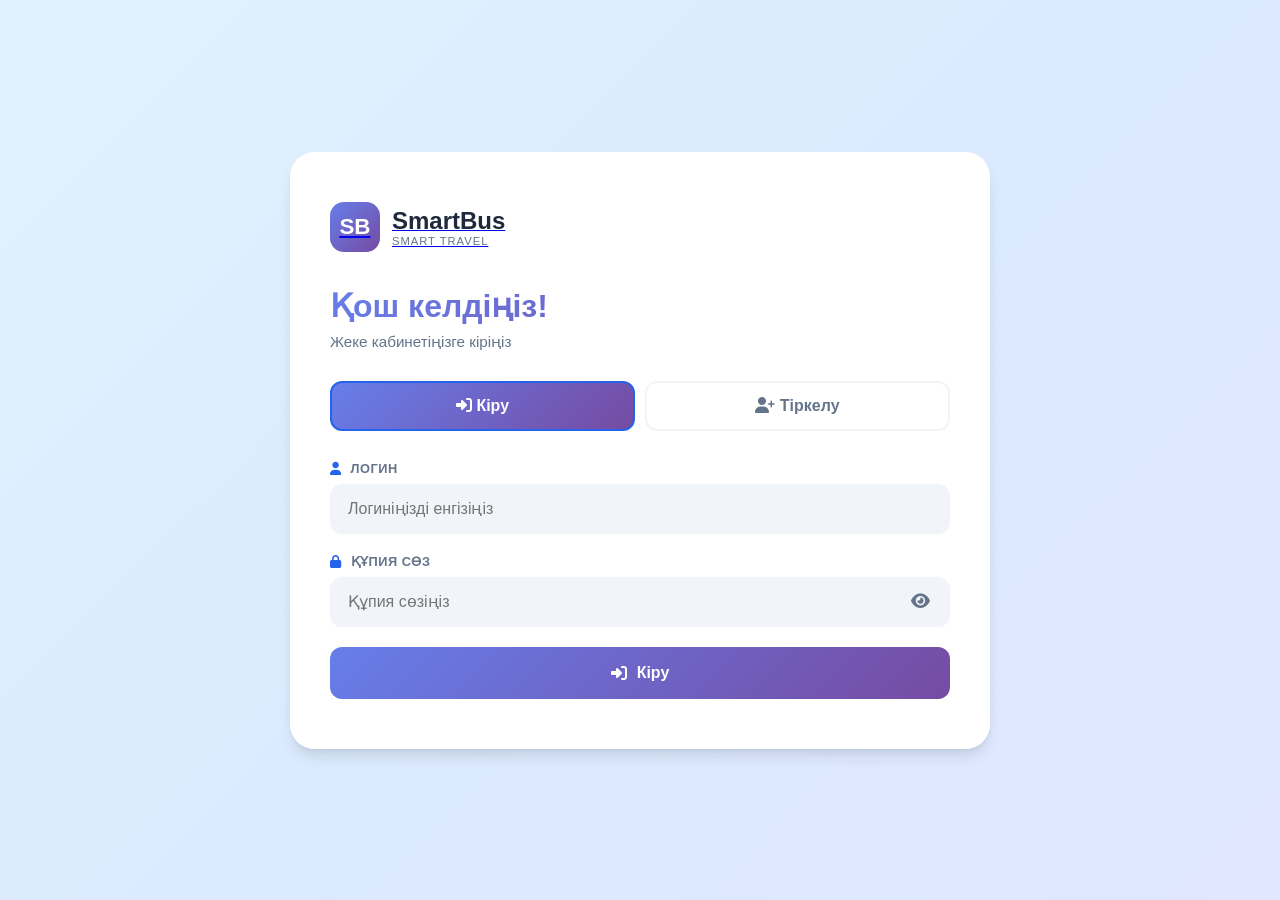
<file: index.html>
<!DOCTYPE html>
<html lang="kk">
<head>
    <meta charset="UTF-8">
    <meta name="viewport" content="width=device-width, initial-scale=1.0">
    <title>SmartBus — Автобус билеттері</title>
    <link rel="stylesheet" href="https://cdnjs.cloudflare.com/ajax/libs/font-awesome/6.4.0/css/all.min.css">
    <link rel="preconnect" href="https://fonts.googleapis.com">
    <link rel="preconnect" href="https://fonts.gstatic.com" crossorigin>
    <link href="https://fonts.googleapis.com/css2?family=Manrope:wght@400;500;600;700;800;900&display=swap" rel="stylesheet">
    <style>
        * {
            margin: 0;
            padding: 0;
            box-sizing: border-box;
        }

        :root {
            --primary: #00a7c4;
            --primary-hover: #00829a;
            --primary-dark: #00829a;
            --secondary: #ffc233;
            --accent: #43d9c7;
            --dark: #123a46;
            --gray: #6d8d97;
            --light: #e8f6f9;
            --white: #FFFFFF;

            --paper: #f4fbfd;
            --mint: #ddf7f1;
            --sun-soft: #fff3d6;

            --bg-gradient:
                radial-gradient(900px 500px at 88% -5%, #fff0cd 0%, rgba(255, 240, 205, 0) 60%),
                radial-gradient(800px 500px at 0% 15%, #d6f7f1 0%, rgba(214, 247, 241, 0) 60%),
                var(--paper);

            --gradient: linear-gradient(135deg, #00c2d4 0%, #43d9c7 100%);
            --gradient-sun: linear-gradient(135deg, #ffc233, #ffdd8f);

            --card-shadow: 0 8px 30px -14px rgba(18, 58, 70, 0.2);
            --card-hover: 0 20px 45px -20px rgba(0, 167, 196, 0.35);
        }

        body {
            font-family: 'Manrope', 'Segoe UI', sans-serif;
            background: var(--bg-gradient);
            min-height: 100vh;
            color: var(--dark);
            line-height: 1.6;
        }

        .container {
            width: 100%;
            max-width: 1280px;
            margin: 0 auto;
            padding: 0 24px;
        }

        .site-header {
            background: rgba(255, 255, 255, 0.88);
            backdrop-filter: blur(14px);
            border-bottom: 1px solid #dff0f4;
            box-shadow: 0 2px 16px -12px rgba(18, 58, 70, 0.35);
            position: sticky;
            top: 0;
            z-index: 1000;
            padding: 18px 0;
        }

        .site-header .container {
            display: flex;
            justify-content: space-between;
            align-items: center;
            gap: 24px;
        }

        .brand {
            display: flex;
            align-items: center;
            gap: 14px;
            text-decoration: none;
            color: var(--dark);
            font-weight: 800;
            font-size: 1.6rem;
            white-space: nowrap;
        }

        .brand b {
            color: var(--primary-dark);
        }

        .brand-mark {
            width: 50px;
            height: 50px;
            border-radius: 18px 18px 18px 6px;
            background: var(--gradient);
            color: white;
            display: flex;
            justify-content: center;
            align-items: center;
            font-size: 1.3rem;
            font-weight: 900;
            box-shadow: 0 10px 20px -10px rgba(0, 167, 196, 0.9);
        }

        .brand small {
            display: block;
            color: var(--gray);
            font-size: 0.65rem;
            font-weight: 600;
            letter-spacing: 2px;
            text-transform: uppercase;
        }

        .main-nav {
            display: flex;
            gap: 6px;
        }

        .main-nav a {
            color: var(--dark);
            text-decoration: none;
            padding: 12px 22px;
            border-radius: 999px;
            font-weight: 600;
            font-size: 0.95rem;
            transition: all 0.25s ease;
        }

        .main-nav a:hover {
            background: var(--mint);
            color: var(--primary-dark);
        }

        .main-nav a.active {
            background: var(--sun-soft);
            color: #9a6b00;
            box-shadow: inset 0 0 0 2px #ffdd8f;
        }

        .header-actions {
            display: flex;
            align-items: center;
            gap: 14px;
        }

        .lang-btn,
        .login-btn {
            padding: 12px 26px;
            border-radius: 999px;
            font-weight: 700;
            text-decoration: none;
            transition: all 0.25s ease;
            font-size: 0.95rem;
        }

        .lang-btn {
            border: 2px solid #b6e8ef;
            color: var(--primary-dark);
            background: white;
            cursor: pointer;
            font-family: inherit;
        }

        .lang-btn:hover {
            background: var(--light);
            border-color: var(--primary);
        }

        .login-btn {
            background: var(--secondary);
            color: #4a3000;
            box-shadow: 0 10px 20px -10px rgba(255, 194, 51, 1);
        }

        .login-btn:hover {
            transform: translateY(-2px);
            background: #ffcf5c;
        }

        .hero {
            min-height: 80vh;
            padding: 100px 0;
            display: grid;
            grid-template-columns: 1.1fr 0.9fr;
            align-items: center;
            gap: 80px;
        }

        .eyebrow {
            display: inline-block;
            margin-bottom: 24px;
            padding: 10px 20px;
            border-radius: 999px;
            background: var(--mint);
            color: var(--primary-dark);
            font-size: 0.75rem;
            font-weight: 800;
            letter-spacing: 2px;
            text-transform: uppercase;
        }

        .hero h1 {
            margin-bottom: 28px;
            font-size: 4rem;
            line-height: 1.05;
            font-weight: 900;
            color: var(--dark);
        }

        .hero h1 em {
            color: var(--primary-dark);
            font-style: normal;
        }

        .hero-copy > p {
            max-width: 580px;
            margin-bottom: 40px;
            color: var(--gray);
            font-size: 1.25rem;
            line-height: 1.9;
        }

        .hero-buttons {
            display: flex;
            flex-wrap: wrap;
            gap: 18px;
            margin-bottom: 40px;
        }

        .primary-btn,
        .secondary-btn {
            min-height: 58px;
            padding: 16px 36px;
            border-radius: 18px;
            display: inline-flex;
            align-items: center;
            justify-content: center;
            font-size: 1.05rem;
            font-weight: 800;
            text-decoration: none;
            transition: all 0.25s ease;
            font-family: inherit;
            cursor: pointer;
        }

        .primary-btn {
            border: none;
            background: var(--gradient);
            color: white;
            box-shadow: 0 14px 28px -14px rgba(0, 167, 196, 0.9);
        }

        .primary-btn:hover {
            transform: translateY(-3px);
            box-shadow: 0 18px 32px -14px rgba(0, 167, 196, 1);
        }

        .secondary-btn {
            border: 2px solid #b6e8ef;
            background: white;
            color: var(--primary-dark);
        }

        .secondary-btn:hover {
            background: var(--light);
            border-color: var(--primary);
            transform: translateY(-3px);
        }

        .trust-row {
            display: flex;
            flex-wrap: wrap;
            gap: 22px;
        }

        .trust-row span {
            display: flex;
            align-items: center;
            gap: 10px;
            color: var(--primary-dark);
            font-size: 0.95rem;
            font-weight: 700;
        }

        .hero-info-box {
            position: relative;
            overflow: hidden;
            min-height: 450px;
            padding: 45px;
            border: 1px solid #ddf0f4;
            border-radius: 32px;
            background: rgba(255, 255, 255, 0.95);
            box-shadow: var(--card-shadow);
        }

        .hero-info-box::before {
            content: "";
            position: absolute;
            top: -100px;
            right: -80px;
            width: 250px;
            height: 250px;
            border-radius: 50%;
            background: linear-gradient(135deg, rgba(0, 167, 196, 0.14), rgba(67, 217, 199, 0.1));
        }

        .hero-info-box::after {
            content: "";
            position: absolute;
            bottom: -90px;
            left: -70px;
            width: 200px;
            height: 200px;
            border-radius: 50%;
            background: linear-gradient(135deg, rgba(255, 194, 51, 0.16), rgba(255, 221, 143, 0.1));
        }

        .info-icon {
            position: relative;
            z-index: 1;
            width: 75px;
            height: 75px;
            margin-bottom: 30px;
            border-radius: 22px 22px 22px 8px;
            display: flex;
            align-items: center;
            justify-content: center;
            background: var(--gradient);
            color: white;
            font-size: 2rem;
            box-shadow: 0 12px 26px -12px rgba(0, 167, 196, 0.9);
        }

        .hero-info-box h2 {
            position: relative;
            z-index: 1;
            margin-bottom: 18px;
            font-size: 2.2rem;
            line-height: 1.2;
            font-weight: 800;
        }

        .hero-info-box > p {
            position: relative;
            z-index: 1;
            margin-bottom: 30px;
            color: var(--gray);
            font-size: 1.05rem;
        }

        .info-line {
            position: relative;
            z-index: 1;
            display: flex;
            align-items: center;
            gap: 18px;
            padding: 16px 0;
        }

        .info-line > span {
            width: 50px;
            height: 50px;
            border-radius: 15px;
            display: flex;
            align-items: center;
            justify-content: center;
            background: var(--gradient-sun);
            color: #4a3000;
            flex-shrink: 0;
            font-size: 1.2rem;
        }

        .info-line b {
            display: block;
            margin-bottom: 3px;
            font-size: 1.05rem;
        }

        .info-line small {
            color: var(--gray);
            font-size: 0.9rem;
        }

        .stats {
            display: grid;
            grid-template-columns: repeat(4, 1fr);
            gap: 24px;
            margin: 50px 0;
            padding: 60px 40px;
            border-radius: 28px;
            background: white;
            border: 1px solid #ddf0f4;
            box-shadow: var(--card-shadow);
        }

        .stats-item {
            padding: 30px 20px;
            border: 2px solid transparent;
            border-radius: 20px;
            text-align: center;
            transition: all 0.25s ease;
        }

        .stats-item:hover {
            background: var(--paper);
            border-color: #b6e8ef;
            transform: translateY(-6px);
            box-shadow: var(--card-hover);
        }

        .stats-number {
            display: block;
            margin-bottom: 10px;
            font-size: 3.2rem;
            font-weight: 900;
            line-height: 1;
            color: var(--primary-dark);
        }

        .stats-label {
            color: var(--gray);
            font-size: 0.95rem;
            font-weight: 700;
            letter-spacing: 1px;
            text-transform: uppercase;
        }

        .section {
            padding: 90px 0;
        }

        .section-heading {
            display: flex;
            justify-content: space-between;
            align-items: flex-end;
            gap: 24px;
            margin-bottom: 60px;
        }

        .section-heading h2 {
            margin-top: 15px;
            font-size: 2.8rem;
            font-weight: 800;
        }

        .text-link {
            display: flex;
            align-items: center;
            gap: 10px;
            color: var(--primary-dark);
            font-weight: 800;
            text-decoration: none;
            transition: all 0.25s ease;
            font-size: 1.05rem;
        }

        .text-link:hover {
            gap: 16px;
            color: var(--primary);
        }

        .route-cards {
            display: grid;
            grid-template-columns: repeat(3, 1fr);
            gap: 35px;
        }

        .route-card {
            position: relative;
            overflow: hidden;
            padding: 40px;
            border-radius: 28px;
            background: white;
            border: 1px solid #ddf0f4;
            box-shadow: var(--card-shadow);
            transition: all 0.25s ease;
        }

        .route-card::before {
            content: "";
            position: absolute;
            top: 0;
            left: 0;
            right: 0;
            height: 6px;
            background: var(--gradient);
        }

        .route-card:hover {
            transform: translateY(-10px);
            border-color: #b6e8ef;
            box-shadow: var(--card-hover);
        }

        .route-icon {
            width: 65px;
            height: 65px;
            margin-bottom: 25px;
            border-radius: 18px;
            display: flex;
            align-items: center;
            justify-content: center;
            background: var(--paper);
            color: var(--primary-dark);
            font-size: 1.5rem;
        }

        .route-card h3 {
            margin-bottom: 12px;
            font-size: 1.6rem;
            font-weight: 800;
        }

        .route-card p {
            margin-bottom: 30px;
            color: var(--gray);
            font-size: 1.05rem;
            line-height: 1.7;
        }

        .outline-btn {
            width: 100%;
            padding: 16px;
            border: 2px solid var(--primary);
            border-radius: 16px;
            display: block;
            background: transparent;
            color: var(--primary-dark);
            font-size: 1.05rem;
            font-weight: 800;
            text-align: center;
            text-decoration: none;
            cursor: pointer;
            font-family: inherit;
            transition: all 0.25s ease;
        }

        .outline-btn:hover {
            background: var(--primary);
            color: white;
            transform: translateY(-3px);
            box-shadow: 0 14px 28px -14px rgba(0, 167, 196, 0.9);
        }

        .feature-section {
            margin: 70px 0;
            padding: 90px 0;
            border-radius: 30px;
            background: white;
            border: 1px solid #ddf0f4;
            box-shadow: var(--card-shadow);
        }

        .feature-grid {
            display: grid;
            grid-template-columns: 1fr 1.8fr;
            align-items: center;
            gap: 70px;
        }

        .feature-grid h2 {
            font-size: 2.8rem;
            line-height: 1.15;
            font-weight: 900;
        }

        .feature-list {
            display: flex;
            flex-direction: column;
            gap: 35px;
        }

        .feature-list > div {
            display: flex;
            align-items: flex-start;
            gap: 28px;
            padding: 30px;
            border-radius: 24px;
            transition: all 0.25s ease;
        }

        .feature-list > div:hover {
            background: var(--gradient-light, var(--paper));
            background: linear-gradient(135deg, #e8f9fb 0%, #fff3d6 100%);
            transform: translateX(12px);
        }

        .feature-list > div > span {
            width: 60px;
            height: 60px;
            border-radius: 18px 18px 18px 6px;
            display: flex;
            align-items: center;
            justify-content: center;
            background: var(--gradient);
            color: white;
            font-weight: 900;
            font-size: 1.3rem;
            flex-shrink: 0;
        }

        .feature-list b {
            display: block;
            margin-bottom: 10px;
            font-size: 1.4rem;
            font-weight: 800;
        }

        .feature-list p {
            color: var(--gray);
            line-height: 1.8;
            font-size: 1.05rem;
        }

        .footer {
            margin-top: 90px;
            padding: 60px 0;
            background: #e6f7fa;
            border-top: 1px solid #cfeef4;
            color: var(--dark);
        }

        .footer .container {
            display: flex;
            align-items: center;
            justify-content: space-between;
            flex-wrap: wrap;
            gap: 24px;
        }

        .footer b {
            font-size: 2rem;
            color: var(--primary-dark);
            font-weight: 900;
        }

        .footer span {
            color: var(--gray);
            font-size: 0.95rem;
        }

        #toast {
            position: fixed;
            left: 50%;
            bottom: 35px;
            z-index: 9999;
            max-width: 90%;
            padding: 18px 35px;
            border-radius: 999px;
            background: white;
            color: var(--dark);
            font-weight: 700;
            text-align: center;
            border: 2px solid #b6e8ef;
            opacity: 0;
            transform: translateX(-50%) translateY(100px);
            transition: all 0.4s ease;
            box-shadow: 0 20px 40px -18px rgba(0, 130, 154, 0.6);
        }

        #toast.show {
            opacity: 1;
            transform: translateX(-50%) translateY(0);
        }

        :focus-visible {
            outline: 3px solid var(--primary);
            outline-offset: 2px;
        }

        @media (prefers-reduced-motion: reduce) {
            * {
                transition: none !important;
            }
        }

        @media (max-width: 1024px) {
            .hero {
                grid-template-columns: 1fr;
                gap: 50px;
                text-align: center;
            }

            .hero-info-box {
                min-height: auto;
                text-align: left;
            }

            .hero-buttons {
                justify-content: center;
            }

            .trust-row {
                justify-content: center;
            }

            .route-cards {
                grid-template-columns: 1fr;
            }

            .stats {
                grid-template-columns: repeat(2, 1fr);
            }

            .feature-grid {
                grid-template-columns: 1fr;
                text-align: center;
            }
        }

        @media (max-width: 768px) {
            .site-header .container {
                flex-wrap: wrap;
                justify-content: center;
            }

            .main-nav {
                display: none;
            }

            .hero {
                padding-top: 60px;
            }

            .hero h1 {
                font-size: 2.8rem;
            }

            .hero-copy > p {
                font-size: 1.1rem;
            }

            .hero-buttons {
                flex-direction: column;
            }

            .primary-btn,
            .secondary-btn {
                width: 100%;
            }

            .section-heading {
                flex-direction: column;
                align-items: flex-start;
            }

            .section-heading h2 {
                font-size: 2.2rem;
            }

            .stats {
                grid-template-columns: 1fr;
            }

            .feature-grid h2 {
                font-size: 2.2rem;
            }

            .footer .container {
                flex-direction: column;
                text-align: center;
            }
        }

        @media (max-width: 480px) {
            .header-actions {
                width: 100%;
                justify-content: center;
            }

            .lang-btn,
            .login-btn {
                padding: 10px 18px;
                font-size: 0.9rem;
            }

            .hero-info-box {
                padding: 30px;
            }

            .hero-info-box h2 {
                font-size: 1.8rem;
            }
        }
    </style>
</head>
<body>
    <header class="site-header">
        <div class="container">
            <a href="index.html" class="brand">
                <span class="brand-mark">SB</span>
                <span>
                    <b>Smart</b>Bus
                    <small>SMART TRAVEL</small>
                </span>
            </a>
            <nav class="main-nav">
                <a href="index.html" class="active">Басты бет</a>
                <a href="routes.html">Рейстер</a>
                <a href="booking.html">Билет брондау</a>
                <a href="contacts.html">Байланыс</a>
                <a href="login.html">Басқару</a>
            </nav>
            <div class="header-actions">
                <button class="lang-btn" type="button" onclick="changeLanguage()">ҚАЗ ▾</button>
                <a href="login.html" class="login-btn">Кіру →</a>
            </div>
        </div>
    </header>
    <main>
        <section class="hero container">
            <div class="hero-copy">
                <span class="eyebrow">● ҚАЗАҚСТАН БОЙЫНША САПАР</span>
                <h1>
                    Сапарыңды<br>
                    <em>ақылды</em> баста.
                </h1>
                <p>
                    SmartBus арқылы қалааралық автобус рейстерін қарап, 
                    өзіңізге ыңғайлы билетті оңай брондаңыз. Жылдам, ыңғайлы және қауіпсіз!
                </p>
                <div class="hero-buttons">
                    <a href="routes.html" class="primary-btn">Рейстерді көру →</a>
                    <a href="contacts.html" class="secondary-btn">Байланыс</a>
                </div>
                <div class="trust-row">
                    <span><i class="fas fa-check-circle"></i> Электронды билет</span>
                    <span><i class="fas fa-check-circle"></i> Орынды таңдау</span>
                    <span><i class="fas fa-check-circle"></i> Жылдам брондау</span>
                    <span><i class="fas fa-check-circle"></i> 24/7 қолдау</span>
                </div>
            </div>
            <div class="hero-info-box">
                <div class="info-icon">
                    <i class="fas fa-route"></i>
                </div>
                <h2>Сапарыңызды оңай жоспарлаңыз</h2>
                <p>
                    Қажетті рейсті таңдаңыз, бос орынды белгілеңіз және 
                    электронды билет алыңыз.
                </p>
                <div class="info-line">
                    <span><i class="fas fa-check"></i></span>
                    <div>
                        <b>Ыңғайлы брондау</b>
                        <small>Бірнеше қадам арқылы билет алыңыз</small>
                    </div>
                </div>
                <div class="info-line">
                    <span><i class="fas fa-shield-halved"></i></span>
                    <div>
                        <b>Қауіпсіз жүйе</b>
                        <small>Жолаушы мәліметтері қорғалады</small>
                    </div>
                </div>
                <div class="info-line">
                    <span><i class="fas fa-clock"></i></span>
                    <div>
                        <b>Уақытты үнемдеңіз</b>
                        <small>Рейсті жылдам таңдаңыз</small>
                    </div>
                </div>
            </div>
        </section>
        <section class="container">
            <div class="stats">
                <div class="stats-item">
                    <span class="stats-number">24+</span>
                    <span class="stats-label">Бағыт</span>
                </div>
                <div class="stats-item">
                    <span class="stats-number">1,200+</span>
                    <span class="stats-label">Жолаушы</span>
                </div>
                <div class="stats-item">
                    <span class="stats-number">98%</span>
                    <span class="stats-label">Қанағаттану</span>
                </div>
                <div class="stats-item">
                    <span class="stats-number">24/7</span>
                    <span class="stats-label">Онлайн жүйе</span>
                </div>
            </div>
        </section>
        <section class="section container">
            <div class="section-heading">
                <div>
                    <span class="eyebrow">SMARTBUS МҮМКІНДІКТЕРІ</span>
                    <h2>Сапарды жоспарлау оңай</h2>
                </div>
                <a href="routes.html" class="text-link">Рейстерді көру →</a>
            </div>
            <div class="route-cards">
                <article class="route-card">
                    <span class="route-icon">
                        <i class="fas fa-search"></i>
                    </span>
                    <h3>Рейсті іздеу</h3>
                    <p>
                        Қажетті бағытты таңдап, барлық қолжетімді рейстерді көріңіз.
                    </p>
                    <a href="routes.html" class="outline-btn">Рейстерді көру</a>
                </article>
                <article class="route-card">
                    <span class="route-icon">
                        <i class="fas fa-ticket"></i>
                    </span>
                    <h3>Билет брондау</h3>
                    <p>
                        Қолайлы рейсті таңдап, билетке тапсырыс беріңіз.
                    </p>
                    <a href="booking.html" class="outline-btn">Билет брондау</a>
                </article>
                <article class="route-card">
                    <span class="route-icon">
                        <i class="fas fa-headset"></i>
                    </span>
                    <h3>Қолдау қызметі</h3>
                    <p>
                        Сұрақтарыңыз болса, SmartBus қолдау қызметі көмектеседі.
                    </p>
                    <button type="button" class="outline-btn" onclick="openSupport()">
                        Қолдау алу
                    </button>
                </article>
            </div>
        </section>
        <section class="section container" id="support">
            <div class="section-heading">
                <div>
                    <span class="eyebrow">SMARTBUS ҚОЛДАУЫ</span>
                    <h2>Служба поддержки</h2>
                </div>
            </div>
            <div class="route-cards">
                <article class="route-card">
                    <span class="route-icon">
                        <i class="fas fa-phone"></i>
                    </span>
                    <h3>Телефон</h3>
                    <p>Қолдау қызметі күн сайын 09:00-ден 21:00-ге дейін жұмыс істейді.</p>
                    <a href="tel:+77001234567" class="outline-btn">+7 700 123 45 67</a>
                </article>
                <article class="route-card">
                    <span class="route-icon">
                        <i class="fas fa-envelope"></i>
                    </span>
                    <h3>Электрондық пошта</h3>
                    <p>Сұрағыңызды жіберіңіз, біз сізге жауап береміз.</p>
                    <a href="mailto:support@smartbus.kz" class="outline-btn">support@smartbus.kz</a>
                </article>
            </div>
        </section>
        <section class="feature-section">
            <div class="container feature-grid">
                <div>
                    <span class="eyebrow">НЕГЕ SMARTBUS?</span>
                    <h2>
                        Қарапайым.<br>
                        Жылдам.<br>
                        Заманауи.
                    </h2>
                </div>
                <div class="feature-list">
                    <div>
                        <span>01</span>
                        <div>
                            <b>Рейсті оңай іздеу</b>
                            <p>
                                Қажетті бағытты таңдап, қолжетімді рейстерді бірден көріңіз.
                            </p>
                        </div>
                    </div>
                    <div>
                        <span>02</span>
                        <div>
                            <b>Орынды өзіңіз таңдаңыз</b>
                            <p>
                                Автобус салонынан бос орынды көріп, өзіңізге ыңғайлы орынды таңдаңыз.
                            </p>
                        </div>
                    </div>
                    <div>
                        <span>03</span>
                        <div>
                            <b>Электронды билет</b>
                            <p>
                                Брондау нәтижесін экраннан көріп, электронды билет алыңыз.
                            </p>
                        </div>
                    </div>
                </div>
            </div>
        </section>
    </main>
    <footer class="footer">
        <div class="container">
            <b>SmartBus</b>
            <span> © 2026 · Колледж практика жобасы</span>
            <span> Ақтөбе · Қазақстан</span>
        </div>
    </footer>
    <div id="toast"></div>
    <script>
        const currentUser = JSON.parse(localStorage.getItem("smartbus_user") || "null");

        if (!currentUser) {
            window.location.href = "login.html";
        }

        function showToast(message) {
            const toast = document.getElementById("toast");
            toast.textContent = message;
            toast.classList.add("show");
            setTimeout(function() {
                toast.classList.remove("show");
            }, 3000);
        }
        function changeLanguage() {
            showToast("🌐 Тіл таңдау мәзірі жақында қосылады");
        }
        function openSupport() {
            document.getElementById("support").scrollIntoView({
                behavior: "smooth",
                block: "start"
            });
        }
        const observerOptions = {
            threshold: 0.1,
            rootMargin: "0px 0px -50px 0px"
        };
        const observer = new IntersectionObserver(function(entries) {
            entries.forEach(function(entry) {
                if (entry.isIntersecting) {
                    entry.target.style.opacity = "1";
                    entry.target.style.transform = "translateY(0)";
                }
            });
        }, observerOptions);
        document.querySelectorAll(".route-card, .stats-item, .feature-list > div").forEach(function(element) {
            element.style.opacity = "0";
            element.style.transform = "translateY(30px)";
            element.style.transition = "opacity 0.6s ease, transform 0.6s ease";
            observer.observe(element);
        });
        window.addEventListener("load", function() {
            setTimeout(function() {
                showToast("🚌 SmartBus-қа қош келдіңіз!");
            }, 500);
        });
    </script>
</body>
</html>
</file>
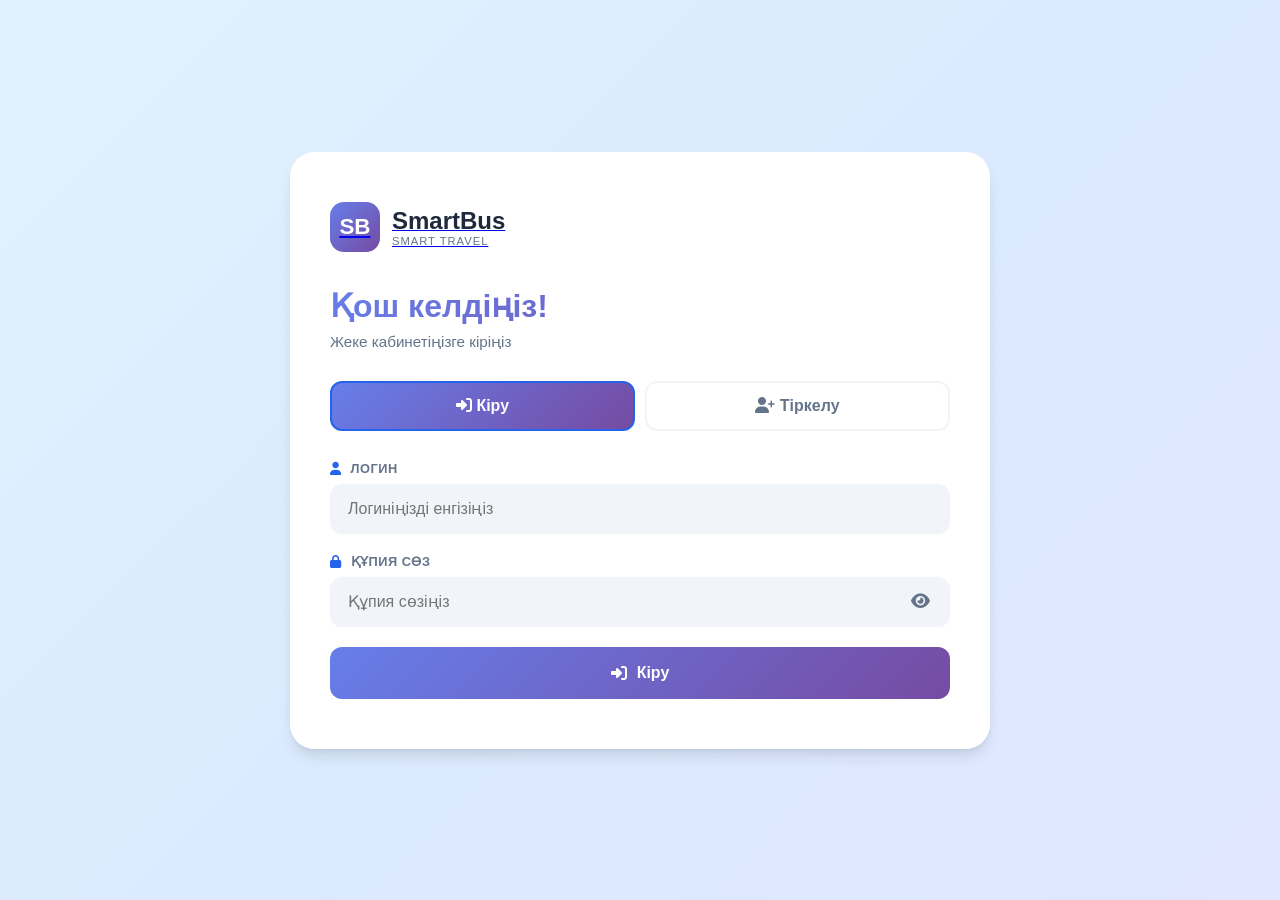
<file: admin.html>
<!DOCTYPE html>
<html lang="kk">
<head>
    <meta charset="UTF-8">
    <meta name="viewport" content="width=device-width, initial-scale=1.0">

    <title>SmartBus — Басқару панелі</title>

    <link
        rel="stylesheet"
        href="https://cdnjs.cloudflare.com/ajax/libs/font-awesome/6.4.0/css/all.min.css"
    >

    <link rel="preconnect" href="https://fonts.googleapis.com">
    <link rel="preconnect" href="https://fonts.gstatic.com" crossorigin>
    <link
        href="https://fonts.googleapis.com/css2?family=Manrope:wght@400;500;600;700;800&display=swap"
        rel="stylesheet"
    >

    <style>
        * {
            margin: 0;
            padding: 0;
            box-sizing: border-box;
        }

        :root {
            --primary: #00a7c4;
            --primary-dark: #00829a;
            --secondary: #43d9c7;
            --accent: #ffc233;
            --success: #23b877;
            --danger: #ff6b57;
            --danger-dark: #ef5540;
            --dark: #123a46;
            --gray: #6d8d97;
            --light: #e8f6f9;
            --white: #ffffff;

            --paper: #f4fbfd;
            --mint: #ddf7f1;
            --sun-soft: #fff3d6;

            --gradient: linear-gradient(
                135deg,
                #00c2d4 0%,
                #43d9c7 100%
            );

            --gradient-light: linear-gradient(
                135deg,
                #e8f9fb 0%,
                #fff3d6 100%
            );

            --shadow: 0 6px 18px -8px rgba(18, 58, 70, 0.18);

            --shadow-lg: 0 18px 40px -18px rgba(0, 130, 154, 0.35);
        }

        body {
            min-height: 100vh;
            color: var(--dark);
            line-height: 1.6;
            font-family: "Manrope", "Segoe UI", Tahoma, Geneva, Verdana, sans-serif;
            background:
                radial-gradient(
                    900px 500px at 85% -5%,
                    #fff0cd 0%,
                    rgba(255, 240, 205, 0) 60%
                ),
                radial-gradient(
                    800px 500px at 0% 10%,
                    #d6f7f1 0%,
                    rgba(214, 247, 241, 0) 60%
                ),
                var(--paper);
        }

        .container {
            width: 100%;
            max-width: 1400px;
            margin: 0 auto;
            padding: 0 20px;
        }

        /* HEADER */

        .site-header {
            position: sticky;
            top: 0;
            z-index: 1000;
            padding: 15px 0;
            background: rgba(255, 255, 255, 0.88);
            backdrop-filter: blur(12px);
            border-bottom: 1px solid #dff0f4;
            box-shadow: 0 2px 14px -10px rgba(18, 58, 70, 0.3);
        }

        .site-header .container {
            display: flex;
            align-items: center;
            justify-content: space-between;
            gap: 20px;
        }

        .brand {
            display: flex;
            align-items: center;
            gap: 12px;
            color: var(--dark);
            font-size: 1.5rem;
            font-weight: 800;
            text-decoration: none;
            white-space: nowrap;
        }

        .brand-mark {
            width: 45px;
            height: 45px;
            border-radius: 16px 16px 16px 6px;
            display: flex;
            align-items: center;
            justify-content: center;
            background: var(--gradient);
            color: white;
            font-size: 1.2rem;
            font-weight: 800;
            box-shadow: 0 8px 16px -8px rgba(0, 167, 196, 0.8);
        }

        .brand b {
            color: var(--primary-dark);
        }

        .brand small {
            display: block;
            color: var(--gray);
            font-size: 0.7rem;
            font-weight: 500;
            letter-spacing: 1px;
        }

        .main-nav {
            display: flex;
            gap: 8px;
        }

        .main-nav a {
            padding: 10px 18px;
            border-radius: 999px;
            color: var(--dark);
            font-weight: 600;
            text-decoration: none;
            transition: 0.25s ease;
        }

        .main-nav a:hover {
            background: var(--mint);
            color: var(--primary-dark);
        }

        .main-nav a.active {
            background: var(--sun-soft);
            color: #9a6b00;
            box-shadow: inset 0 0 0 2px #ffdd8f;
        }

        .header-actions {
            display: flex;
            align-items: center;
            gap: 12px;
        }

        .user-badge {
            display: flex;
            align-items: center;
            gap: 8px;
            padding: 10px 18px;
            border-radius: 999px;
            background: var(--mint);
            color: var(--primary-dark);
            font-weight: 700;
        }

        .logout-btn {
            display: flex;
            align-items: center;
            gap: 8px;
            padding: 10px 20px;
            border: 2px solid #ffc7bd;
            border-radius: 999px;
            background: #fff1ee;
            color: #c9412c;
            font-family: inherit;
            font-weight: 700;
            cursor: pointer;
            transition: 0.25s ease;
        }

        .logout-btn:hover {
            background: var(--danger);
            border-color: var(--danger);
            color: white;
        }

        /* HERO */

        .admin-hero {
            display: flex;
            align-items: center;
            justify-content: space-between;
            flex-wrap: wrap;
            gap: 30px;
            padding: 60px 0 40px;
        }

        .eyebrow {
            display: inline-block;
            margin-bottom: 20px;
            padding: 8px 16px;
            border-radius: 999px;
            background: var(--mint);
            color: var(--primary-dark);
            font-size: 0.75rem;
            font-weight: 700;
            letter-spacing: 1.5px;
        }

        .admin-hero h1 {
            margin-bottom: 10px;
            font-size: 2.5rem;
            font-weight: 800;
            letter-spacing: -0.5px;
            color: var(--dark);
        }

        .admin-hero p {
            color: var(--gray);
            font-size: 1.1rem;
        }

        .admin-status {
            display: flex;
            align-items: center;
            gap: 12px;
            padding: 16px 24px;
            border-radius: 999px;
            background: white;
            border: 1px solid #c8efe4;
            color: #0f7a63;
            font-weight: 700;
            box-shadow: var(--shadow);
        }

        .status-dot {
            width: 12px;
            height: 12px;
            border-radius: 50%;
            background: var(--success);
            animation: pulse 2s ease-in-out infinite;
        }

        @keyframes pulse {
            0%,
            100% {
                opacity: 1;
                transform: scale(1);
            }

            50% {
                opacity: 0.5;
                transform: scale(1.2);
            }
        }

        /* STATS */

        .admin-stats {
            display: grid;
            grid-template-columns: repeat(4, 1fr);
            gap: 25px;
            margin-bottom: 50px;
        }

        .admin-stat {
            position: relative;
            overflow: hidden;
            padding: 30px;
            border: 1px solid #ddf0f4;
            border-radius: 24px;
            background: white;
            box-shadow: var(--shadow-lg);
            transition: 0.25s ease;
        }

        .admin-stat::before {
            content: "";
            position: absolute;
            top: 0;
            left: 0;
            right: 0;
            height: 6px;
            background: var(--gradient);
        }

        .admin-stat:nth-child(4)::before {
            background: linear-gradient(135deg, #ffc233 0%, #ffdd8f 100%);
        }

        .admin-stat:hover {
            border-color: #b6e8ef;
            transform: translateY(-4px);
        }

        .admin-stat span {
            display: block;
            margin-bottom: 12px;
            color: var(--gray);
            font-size: 0.85rem;
            font-weight: 600;
            letter-spacing: 1px;
        }

        .admin-stat strong {
            display: block;
            margin-bottom: 8px;
            font-size: 2.5rem;
            font-weight: 800;
            letter-spacing: -1px;
            color: var(--dark);
        }

        .admin-stat small {
            color: var(--primary-dark);
            font-size: 0.85rem;
            font-weight: 600;
        }

        /* CONTENT */

        .admin-content {
            padding: 40px 0 80px;
        }

        .admin-toolbar {
            display: flex;
            align-items: center;
            justify-content: space-between;
            gap: 20px;
            margin-bottom: 25px;
            padding: 30px;
            border-radius: 24px;
            background: white;
            border: 1px solid #ddf0f4;
            box-shadow: var(--shadow);
        }

        .admin-toolbar h2 {
            margin-bottom: 8px;
            font-size: 1.5rem;
            font-weight: 800;
        }

        .admin-toolbar p {
            color: var(--gray);
        }

        .primary-btn {
            display: flex;
            align-items: center;
            justify-content: center;
            gap: 10px;
            padding: 14px 28px;
            border: none;
            border-radius: 14px;
            background: var(--accent);
            color: #4a3000;
            font-family: inherit;
            font-size: 1rem;
            font-weight: 700;
            cursor: pointer;
            transition: 0.25s ease;
            box-shadow: 0 12px 22px -12px rgba(255, 194, 51, 1);
        }

        .primary-btn:hover {
            background: #ffcf5c;
            transform: translateY(-2px);
        }

        /* TABLE */

        .admin-table-wrapper {
            overflow-x: auto;
            margin-bottom: 50px;
            border-radius: 24px;
            background: white;
            border: 1px solid #ddf0f4;
            box-shadow: var(--shadow-lg);
        }

        .admin-table {
            width: 100%;
            min-width: 950px;
            border-collapse: collapse;
        }

        .admin-table thead {
            background: var(--gradient-light);
        }

        .admin-table th {
            padding: 18px 20px;
            color: var(--primary-dark);
            font-size: 0.85rem;
            font-weight: 700;
            letter-spacing: 0.5px;
            text-align: left;
        }

        .admin-table td {
            padding: 20px;
            border-bottom: 1px solid var(--light);
        }

        .admin-table tbody tr {
            transition: 0.25s ease;
        }

        .admin-table tbody tr:hover {
            background: var(--paper);
        }

        .admin-table b {
            color: var(--dark);
        }

        .table-status {
            display: inline-block;
            padding: 8px 16px;
            border-radius: 999px;
            font-size: 0.85rem;
            font-weight: 700;
        }

        .table-status.active {
            background: var(--mint);
            color: #0f7a63;
        }

        .table-btn {
            padding: 9px 15px;
            border: 2px solid #ffc7bd;
            border-radius: 999px;
            background: #fff1ee;
            color: #c9412c;
            font-family: inherit;
            font-size: 0.8rem;
            font-weight: 700;
            cursor: pointer;
            transition: 0.25s ease;
        }

        .table-btn:hover {
            background: var(--danger);
            border-color: var(--danger);
            color: white;
        }

        /* BOOKINGS */

        .booking-list {
            display: grid;
            gap: 18px;
            padding: 30px;
            border-radius: 24px;
            background: white;
            border: 1px solid #ddf0f4;
            box-shadow: var(--shadow-lg);
        }

        .booking-admin-card {
            display: grid;
            grid-template-columns: auto 1.4fr repeat(5, 1fr) auto;
            align-items: center;
            gap: 18px;
            padding: 22px;
            border-radius: 18px;
            background: var(--paper);
            border: 1px solid #e2f3f7;
            transition: 0.25s ease;
        }

        .booking-admin-card:hover {
            background: white;
            border-color: #b6e8ef;
            box-shadow: var(--shadow);
        }

        .booking-avatar {
            width: 50px;
            height: 50px;
            border-radius: 50%;
            display: flex;
            align-items: center;
            justify-content: center;
            background: var(--gradient);
            color: white;
            font-size: 1.2rem;
        }

        .booking-admin-info b {
            display: block;
            margin-bottom: 5px;
            color: var(--primary-dark);
            font-size: 1rem;
        }

        .booking-admin-info span {
            color: var(--gray);
            font-size: 0.85rem;
        }

        .booking-label {
            display: block;
            margin-bottom: 5px;
            color: var(--gray);
            font-size: 0.75rem;
        }

        .booking-value {
            display: block;
            color: var(--dark);
            font-size: 0.85rem;
            font-weight: 700;
            word-break: break-word;
        }

        .empty-admin {
            padding: 60px 20px;
            text-align: center;
        }

        .empty-admin span {
            display: block;
            margin-bottom: 20px;
            font-size: 4rem;
        }

        .empty-admin h3 {
            margin-bottom: 10px;
            font-size: 1.5rem;
        }

        .empty-admin p {
            color: var(--gray);
        }

        /* MODAL */

        .modal {
            position: fixed;
            inset: 0;
            z-index: 9999;
            display: none;
            align-items: center;
            justify-content: center;
            padding: 20px;
            background: rgba(18, 58, 70, 0.45);
            backdrop-filter: blur(6px);
        }

        .modal.show {
            display: flex;
        }

        .modal-box {
            position: relative;
            width: 100%;
            max-width: 600px;
            padding: 40px;
            border-radius: 28px;
            background: white;
            box-shadow: 0 30px 60px -25px rgba(0, 130, 154, 0.55);
            animation: modalSlide 0.4s ease;
        }

        @keyframes modalSlide {
            from {
                opacity: 0;
                transform: translateY(-50px);
            }

            to {
                opacity: 1;
                transform: translateY(0);
            }
        }

        .modal-close {
            position: absolute;
            top: 18px;
            right: 20px;
            border: none;
            background: transparent;
            color: var(--gray);
            font-size: 2rem;
            cursor: pointer;
        }

        .modal-close:hover {
            color: var(--dark);
        }

        .modal-box h2 {
            margin-bottom: 10px;
            font-size: 2rem;
            font-weight: 800;
            color: var(--dark);
        }

        .modal-box > p {
            margin-bottom: 30px;
            color: var(--gray);
        }

        .form-grid {
            display: grid;
            grid-template-columns: 1fr 1fr;
            gap: 20px;
            margin-bottom: 30px;
        }

        .field {
            display: flex;
            flex-direction: column;
            gap: 8px;
        }

        .field.full {
            grid-column: 1 / -1;
        }

        .field label {
            color: var(--gray);
            font-size: 0.85rem;
            font-weight: 700;
        }

        .field input {
            padding: 14px 18px;
            border: 2px solid #e2f3f7;
            border-radius: 14px;
            background: var(--paper);
            color: var(--dark);
            font-family: inherit;
            font-size: 1rem;
            transition: 0.25s ease;
        }

        .field input:focus {
            outline: none;
            border-color: var(--primary);
            background: white;
            box-shadow: 0 0 0 4px rgba(0, 167, 196, 0.15);
        }

        /* FOOTER */

        .footer {
            margin-top: 80px;
            padding: 50px 0;
            background: #e6f7fa;
            border-top: 1px solid #cfeef4;
            color: var(--dark);
        }

        .footer .container {
            display: flex;
            align-items: center;
            justify-content: space-between;
            flex-wrap: wrap;
            gap: 20px;
        }

        .footer b {
            font-size: 1.8rem;
            color: var(--primary-dark);
        }

        .footer span {
            color: var(--gray);
        }

        /* TOAST */

        #toast {
            position: fixed;
            left: 50%;
            bottom: 30px;
            z-index: 10000;
            max-width: 90%;
            padding: 16px 30px;
            border-radius: 999px;
            background: white;
            color: var(--dark);
            font-weight: 700;
            text-align: center;
            border: 2px solid #b6e8ef;
            box-shadow: 0 18px 30px -16px rgba(0, 130, 154, 0.6);
            opacity: 0;
            transform: translateX(-50%) translateY(100px);
            transition: 0.4s ease;
        }

        #toast.show {
            opacity: 1;
            transform: translateX(-50%) translateY(0);
        }

        :focus-visible {
            outline: 3px solid var(--primary);
            outline-offset: 2px;
        }

        @media (prefers-reduced-motion: reduce) {
            * {
                transition: none !important;
                animation: none !important;
            }
        }

        /* RESPONSIVE */

        @media (max-width: 1250px) {
            .booking-admin-card {
                grid-template-columns: repeat(4, 1fr);
            }

            .booking-avatar {
                grid-row: span 2;
            }
        }

        @media (max-width: 1024px) {
            .admin-stats {
                grid-template-columns: repeat(2, 1fr);
            }

            .booking-admin-card {
                grid-template-columns: repeat(3, 1fr);
            }
        }

        @media (max-width: 768px) {
            .site-header .container {
                flex-wrap: wrap;
                justify-content: center;
            }

            .main-nav {
                display: none;
            }

            .admin-hero {
                flex-direction: column;
                text-align: center;
            }

            .admin-stats {
                grid-template-columns: 1fr;
            }

            .admin-toolbar {
                flex-direction: column;
                text-align: center;
            }

            .booking-admin-card {
                grid-template-columns: 1fr;
                text-align: center;
            }

            .booking-avatar {
                margin: 0 auto;
            }

            .booking-admin-card .table-status,
            .booking-admin-card .table-btn {
                width: 100%;
            }

            .form-grid {
                grid-template-columns: 1fr;
            }

            .field.full {
                grid-column: auto;
            }

            .modal-box {
                padding: 30px 20px;
            }

            .footer .container {
                flex-direction: column;
                text-align: center;
            }
        }

        @media (max-width: 480px) {
            .header-actions {
                width: 100%;
                justify-content: center;
            }

            .user-badge,
            .logout-btn {
                padding: 9px 12px;
                font-size: 0.8rem;
            }

            .admin-hero h1 {
                font-size: 2rem;
            }
        }
    </style>
</head>

<body>

<header class="site-header">
    <div class="container">

        <a href="../index.html" class="brand">
            <span class="brand-mark">SB</span>

            <span>
                <b>Smart</b>Bus
                <small>SMART TRAVEL</small>
            </span>
        </a>

        <nav class="main-nav">

            <a href="../index.html">
                Басты бет
            </a>

            <a href="routes.html">
                Рейстер
            </a>

            <a href="booking.html">
                Билет брондау
            </a>

            <a href="admin.html" class="active">
                Басқару
            </a>

        </nav>

        <div class="header-actions">

            <span
                id="adminUser"
                class="user-badge">

                <i class="fas fa-user-shield"></i>
                Admin

            </span>

            <button
                type="button"
                class="logout-btn"
                onclick="logout()">

                <i class="fas fa-sign-out-alt"></i>
                Шығу

            </button>

        </div>

    </div>
</header>

<main>

    <section class="admin-hero container">

        <div>

            <span class="eyebrow">
                SMARTBUS · ADMIN
            </span>

            <h1>
                Басқару панелі
            </h1>

            <p>
                Рейстерді, билеттерді және жолаушыларды
                бір жерден басқарыңыз.
            </p>

        </div>

        <div class="admin-status">

            <span class="status-dot"></span>
            Жүйе жұмыс істеп тұр

        </div>

    </section>

    <section class="admin-stats container">

        <div class="admin-stat">

            <span>
                БРОНДАУ САНЫ
            </span>

            <strong id="bookingCount">
                0
            </strong>

            <small>
                <i class="fas fa-ticket-alt"></i>
                Барлық брондау
            </small>

        </div>

        <div class="admin-stat">

            <span>
                ЖОЛАУШЫЛАР
            </span>

            <strong id="passengerCount">
                0
            </strong>

            <small>
                Барлық жолаушы
            </small>

        </div>

        <div class="admin-stat">

            <span>
                РЕЙСТЕР
            </span>

            <strong id="routeCount">
                0
            </strong>

            <small>
                Белсенді бағыт
            </small>

        </div>

        <div class="admin-stat">

            <span>
                ЖАЛПЫ ТАБЫС
            </span>

            <strong id="revenue">
                0 ₸
            </strong>

            <small>
                Барлық брондаудан
            </small>

        </div>

    </section>

    <section class="admin-content container">

        <div class="admin-toolbar">

            <div>
                <h2>
                    Рейстерді басқару
                </h2>

                <p>
                    Автобус бағыттарын қосыңыз және өшіріңіз.
                </p>
            </div>

            <button
                type="button"
                class="primary-btn"
                onclick="openAddRoute()">

                <i class="fas fa-plus-circle"></i>
                Жаңа рейс

            </button>

        </div>

        <div class="admin-table-wrapper">

            <table class="admin-table">

                <thead>

                    <tr>
                        <th>№</th>
                        <th>Бағыт</th>
                        <th>Уақыт</th>
                        <th>Автобус</th>
                        <th>Орын</th>
                        <th>Баға</th>
                        <th>Статус</th>
                        <th>Әрекет</th>
                    </tr>

                </thead>

                <tbody id="routeTable">

                    <tr>
                        <td>SB-101</td>
                        <td>
                            <b>
                                Ақтөбе → Алматы
                            </b>
                        </td>
                        <td>12:30</td>
                        <td>Grand Bus</td>
                        <td>18 / 40</td>
                        <td>8 500 ₸</td>
                        <td>
                            <span class="table-status active">
                                Белсенді
                            </span>
                        </td>
                        <td>
                            <button
                                type="button"
                                class="table-btn"
                                onclick="deleteRoute(this)">
                                Өшіру
                            </button>
                        </td>
                    </tr>

                    <tr>
                        <td>SB-205</td>
                        <td>
                            <b>
                                Ақтөбе → Астана
                            </b>
                        </td>
                        <td>19:00</td>
                        <td>Smart Coach</td>
                        <td>12 / 40</td>
                        <td>9 200 ₸</td>
                        <td>
                            <span class="table-status active">
                                Белсенді
                            </span>
                        </td>
                        <td>
                            <button
                                type="button"
                                class="table-btn"
                                onclick="deleteRoute(this)">
                                Өшіру
                            </button>
                        </td>
                    </tr>

                    <tr>
                        <td>SB-310</td>
                        <td>
                            <b>
                                Ақтөбе → Атырау
                            </b>
                        </td>
                        <td>08:30</td>
                        <td>WestLine</td>
                        <td>24 / 40</td>
                        <td>5 500 ₸</td>
                        <td>
                            <span class="table-status active">
                                Белсенді
                            </span>
                        </td>
                        <td>
                            <button
                                type="button"
                                class="table-btn"
                                onclick="deleteRoute(this)">
                                Өшіру
                            </button>
                        </td>
                    </tr>

                </tbody>

            </table>

        </div>

        <div class="admin-toolbar">

            <div>
                <h2>
                    Брондалған билеттер
                </h2>

                <p>
                    Жолаушылар брондаған билеттер осы жерде шығады.
                </p>
            </div>

            <button
                type="button"
                class="primary-btn"
                onclick="clearAllBookings()">

                <i class="fas fa-trash"></i>
                Барлығын өшіру

            </button>

        </div>

        <div
            id="bookingList"
            class="booking-list">

        </div>

    </section>

</main>

<footer class="footer">

    <div class="container">

        <b>
            SmartBus
        </b>

        <span>
            © 2026 · Admin Dashboard
        </span>

        <span>
            Ақтөбе · Қазақстан
        </span>

    </div>

</footer>

<div
    class="modal"
    id="routeModal">

    <div class="modal-box">

        <button
            type="button"
            class="modal-close"
            onclick="closeAddRoute()">
            ×
        </button>

        <span class="eyebrow">
            NEW ROUTE
        </span>

        <h2>
            Жаңа рейс қосу
        </h2>

        <p>
            Жаңа автобус бағыты туралы ақпаратты енгізіңіз.
        </p>

        <div class="form-grid">

            <div class="field">

                <label for="newFrom">
                    ҚАЙДАН
                </label>

                <input
                    type="text"
                    id="newFrom"
                    placeholder="Ақтөбе">

            </div>

            <div class="field">

                <label for="newTo">
                    ҚАЙДА
                </label>

                <input
                    type="text"
                    id="newTo"
                    placeholder="Алматы">

            </div>

            <div class="field">

                <label for="newTime">
                    УАҚЫТ
                </label>

                <input
                    type="time"
                    id="newTime"
                    value="12:30">

            </div>

            <div class="field">

                <label for="newPrice">
                    БАҒА
                </label>

                <input
                    type="number"
                    id="newPrice"
                    placeholder="8500">

            </div>

            <div class="field full">

                <label for="newBus">
                    АВТОБУС АТАУЫ
                </label>

                <input
                    type="text"
                    id="newBus"
                    placeholder="Smart Coach">

            </div>

        </div>

        <button
            type="button"
            class="primary-btn"
            onclick="addRoute()">

            <i class="fas fa-plus"></i>
            Рейсті қосу

        </button>

    </div>

</div>

<div id="toast"></div>

<script>
    // Админ ретінде кіруді тексеру
    const user =
        JSON.parse(
            localStorage.getItem("smartbus_user")
        );

    if (!user || user.role !== "Administrator") {
        window.location.href = "login.html";
    }

    if (user && user.role === "Administrator") {
        document.getElementById("adminUser").innerHTML =
            '<i class="fas fa-user-shield"></i> ' +
            (user.name || "Admin");
    }


    // Брондауларды алу
    function getBookings() {
        return JSON.parse(
            localStorage.getItem("smartbus_bookings") || "[]"
        );
    }


    // Бағаны санға айналдыру
    function parsePrice(value) {
        if (typeof value === "number") {
            return value;
        }

        return Number(
            String(value || "0")
                .replace(/\s/g, "")
                .replace("₸", "")
                .replace(",", ".")
        ) || 0;
    }


    // Бағаны форматтау
    function formatPrice(value) {
        return Number(value).toLocaleString("kk-KZ") + " ₸";
    }


    // Статистиканы есептеу
    function updateStatistics() {
        const bookings = getBookings();

        let passengerTotal = 0;
        let revenueTotal = 0;

        bookings.forEach(function(booking) {

            passengerTotal += Number(
                booking.passengerCount ||
                booking.passengers?.length ||
                1
            );

            revenueTotal += parsePrice(
                booking.totalPrice ||
                booking.total ||
                booking.price
            );
        });

        document.getElementById("bookingCount").textContent =
            bookings.length;

        document.getElementById("passengerCount").textContent =
            passengerTotal;

        document.getElementById("revenue").textContent =
            formatPrice(revenueTotal);

        renderBookings(bookings);
    }


    // Брондалған билеттерді экранға шығару
    function renderBookings(bookings) {
        const list =
            document.getElementById("bookingList");

        if (!bookings || bookings.length === 0) {
            list.innerHTML = `
                <div class="empty-admin">
                    <span>🎫</span>

                    <h3>
                        Әзірге брондалған билет жоқ
                    </h3>

                    <p>
                        Жолаушы билет брондаған кезде
                        осы жерде көрсетіледі.
                    </p>
                </div>
            `;

            return;
        }

        list.innerHTML = bookings
            .slice()
            .reverse()
            .map(function(booking) {
                return createBookingCard(booking);
            })
            .join("");
    }


    // Бір брондалған билет карточкасы
    function createBookingCard(booking) {
        const passengers =
            booking.passengers || [];

        const passengerCount =
            booking.passengerCount ||
            passengers.length ||
            1;

        const seats =
            Array.isArray(booking.seats)
                ? booking.seats.join(", ")
                : booking.seat || "—";

        const passengerNames =
            passengers.length > 0
                ? passengers
                    .map(function(passenger) {
                        return passenger.name;
                    })
                    .join(", ")
                : booking.name || "—";

        const phoneNumbers =
            passengers.length > 0
                ? passengers
                    .map(function(passenger) {
                        return passenger.phone;
                    })
                    .join(", ")
                : booking.phone || "—";

        const totalPrice =
            parsePrice(
                booking.totalPrice ||
                booking.total ||
                booking.price
            );

        const bookingId =
            booking.id || "SB-000000";

        const from =
            booking.from || "—";

        const to =
            booking.to || "—";

        const busNumber =
            booking.busNumber || "—";

        const time =
            booking.time || "—";

        const date =
            booking.date || "—";

        return `
            <div class="booking-admin-card">

                <div class="booking-avatar">
                    <i class="fas fa-ticket-alt"></i>
                </div>

                <div class="booking-admin-info">
                    <b>${bookingId}</b>
                    <span>
                        ${from} → ${to}
                    </span>
                </div>

                <div>
                    <span class="booking-label">
                        Жолаушы
                    </span>

                    <span class="booking-value">
                        ${passengerNames}
                    </span>
                </div>

                <div>
                    <span class="booking-label">
                        Телефон
                    </span>

                    <span class="booking-value">
                        ${phoneNumbers}
                    </span>
                </div>

                <div>
                    <span class="booking-label">
                        Автобус
                    </span>

                    <span class="booking-value">
                        ${busNumber}
                    </span>
                </div>

                <div>
                    <span class="booking-label">
                        Орын
                    </span>

                    <span class="booking-value">
                        ${seats}
                    </span>
                </div>

                <div>
                    <span class="booking-label">
                        Билет саны
                    </span>

                    <span class="booking-value">
                        ${passengerCount} адам
                    </span>
                </div>

                <div>
                    <span class="booking-label">
                        Уақыт
                    </span>

                    <span class="booking-value">
                        ${time}
                    </span>
                </div>

                <div>
                    <span class="booking-label">
                        Күні
                    </span>

                    <span class="booking-value">
                        ${date}
                    </span>
                </div>

                <div>
                    <span class="booking-label">
                        Жалпы баға
                    </span>

                    <span class="booking-value">
                        ${formatPrice(totalPrice)}
                    </span>
                </div>

                <span class="table-status active">
                    Брондалды
                </span>

                <button
                    type="button"
                    class="table-btn"
                    onclick="deleteBooking('${bookingId}')">

                    Өшіру

                </button>

            </div>
        `;
    }


    // Бір брондауды өшіру
    function deleteBooking(bookingId) {
        const answer =
            confirm(
                "Бұл брондауды өшіруге сенімдісіз бе?"
            );

        if (!answer) {
            return;
        }

        const bookings =
            getBookings();

        const filtered =
            bookings.filter(function(booking) {
                return booking.id !== bookingId;
            });

        localStorage.setItem(
            "smartbus_bookings",
            JSON.stringify(filtered)
        );

        updateStatistics();

        showToast("✓ Брондау өшірілді");
    }


    // Барлық брондауды өшіру
    function clearAllBookings() {
        const bookings =
            getBookings();

        if (bookings.length === 0) {
            showToast("⚠ Өшіретін брондау жоқ");
            return;
        }

        const answer =
            confirm(
                "Барлық брондалған билеттер өшірілсін бе?"
            );

        if (!answer) {
            return;
        }

        localStorage.removeItem(
            "smartbus_bookings"
        );

        localStorage.removeItem(
            "smartbus_last_booking"
        );

        updateStatistics();

        showToast("✓ Барлық брондау өшірілді");
    }


    // Жаңа рейс модалын ашу
    function openAddRoute() {
        document
            .getElementById("routeModal")
            .classList.add("show");
    }


    // Жаңа рейс модалын жабу
    function closeAddRoute() {
        document
            .getElementById("routeModal")
            .classList.remove("show");
    }


    // Жаңа рейс қосу
    function addRoute() {
        const from =
            document
                .getElementById("newFrom")
                .value
                .trim();

        const to =
            document
                .getElementById("newTo")
                .value
                .trim();

        const time =
            document
                .getElementById("newTime")
                .value;

        const price =
            document
                .getElementById("newPrice")
                .value;

        const bus =
            document
                .getElementById("newBus")
                .value
                .trim();

        if (!from || !to || !time || !price || !bus) {
            showToast(
                "⚠ Барлық ақпаратты енгізіңіз"
            );

            return;
        }

        const table =
            document.getElementById("routeTable");

        const number =
            "SB-" + Date.now();

        const savedRoutes = getCustomRoutes();

        savedRoutes.push({
            id: number,
            from: from,
            to: to,
            time: time,
            price: Number(price),
            bus: bus
        });

        saveCustomRoutes(savedRoutes);

        const row =
            document.createElement("tr");

        row.dataset.routeId = number;

        row.innerHTML = `
            <td>${number}</td>

            <td>
                <b>
                    ${from} → ${to}
                </b>
            </td>

            <td>
                ${time}
            </td>

            <td>
                ${bus}
            </td>

            <td>
                40 / 40
            </td>

            <td>
                ${formatPrice(price)}
            </td>

            <td>
                <span class="table-status active">
                    Белсенді
                </span>
            </td>

            <td>
                <button
                    type="button"
                    class="table-btn"
                    onclick="deleteRoute(this)">
                    Өшіру
                </button>
            </td>
        `;

        table.appendChild(row);

        updateRouteCount();
        closeAddRoute();

        document.getElementById("newFrom").value = "";
        document.getElementById("newTo").value = "";
        document.getElementById("newPrice").value = "";
        document.getElementById("newBus").value = "";

        showToast("✓ Жаңа рейс қосылды");
    }


    // Рейсті өшіру
    function deleteRoute(button) {
        const row =
            button.closest("tr");

        if (row) {
            const routeId = row.dataset.routeId;

            if (routeId) {
                saveCustomRoutes(
                    getCustomRoutes().filter(function(route) {
                        return route.id !== routeId;
                    })
                );
            }

            row.remove();
        }

        updateRouteCount();

        showToast("✓ Рейс өшірілді");
    }


    // Рейс санын жаңарту
    function updateRouteCount() {
        const rows =
            document.querySelectorAll(
                "#routeTable tr"
            );

        document.getElementById("routeCount").textContent =
            rows.length;
    }


    function getCustomRoutes() {
        return JSON.parse(
            localStorage.getItem("smartbus_routes") || "[]"
        );
    }


    function saveCustomRoutes(routes) {
        localStorage.setItem(
            "smartbus_routes",
            JSON.stringify(routes)
        );
    }


    function escapeHTML(value) {
        return String(value)
            .replace(/&/g, "&amp;")
            .replace(/</g, "&lt;")
            .replace(/>/g, "&gt;")
            .replace(/\"/g, "&quot;")
            .replace(/'/g, "&#039;");
    }


    function renderSavedRoutes() {
        const table =
            document.getElementById("routeTable");

        getCustomRoutes().forEach(function(route) {
            const row = document.createElement("tr");

            row.dataset.routeId = route.id;
            row.innerHTML = `
                <td>${escapeHTML(route.id)}</td>
                <td><b>${escapeHTML(route.from)} → ${escapeHTML(route.to)}</b></td>
                <td>${escapeHTML(route.time)}</td>
                <td>${escapeHTML(route.bus)}</td>
                <td>40 / 40</td>
                <td>${formatPrice(route.price)}</td>
                <td><span class="table-status active">Белсенді</span></td>
                <td>
                    <button type="button" class="table-btn" onclick="deleteRoute(this)">
                        Өшіру
                    </button>
                </td>
            `;

            table.appendChild(row);
        });
    }


    // Жүйеден шығу
    function logout() {
        localStorage.removeItem(
            "smartbus_user"
        );

        showToast("✓ Жүйеден шықтыңыз");

        setTimeout(function() {
            window.location.href =
                "login.html";
        }, 700);
    }


    // Хабарлама
    function showToast(message) {
        const toast =
            document.getElementById("toast");

        toast.textContent = message;
        toast.classList.add("show");

        setTimeout(function() {
            toast.classList.remove("show");
        }, 3000);
    }


    // Басқа беттен өзгеріс келсе автоматты жаңарту
    window.addEventListener(
        "storage",
        function(event) {
            if (
                event.key === "smartbus_bookings"
            ) {
                updateStatistics();
            }
        }
    );


    // Бастапқы іске қосу
    renderSavedRoutes();
    updateStatistics();
    updateRouteCount();
</script>

</body>
</html>
</file>
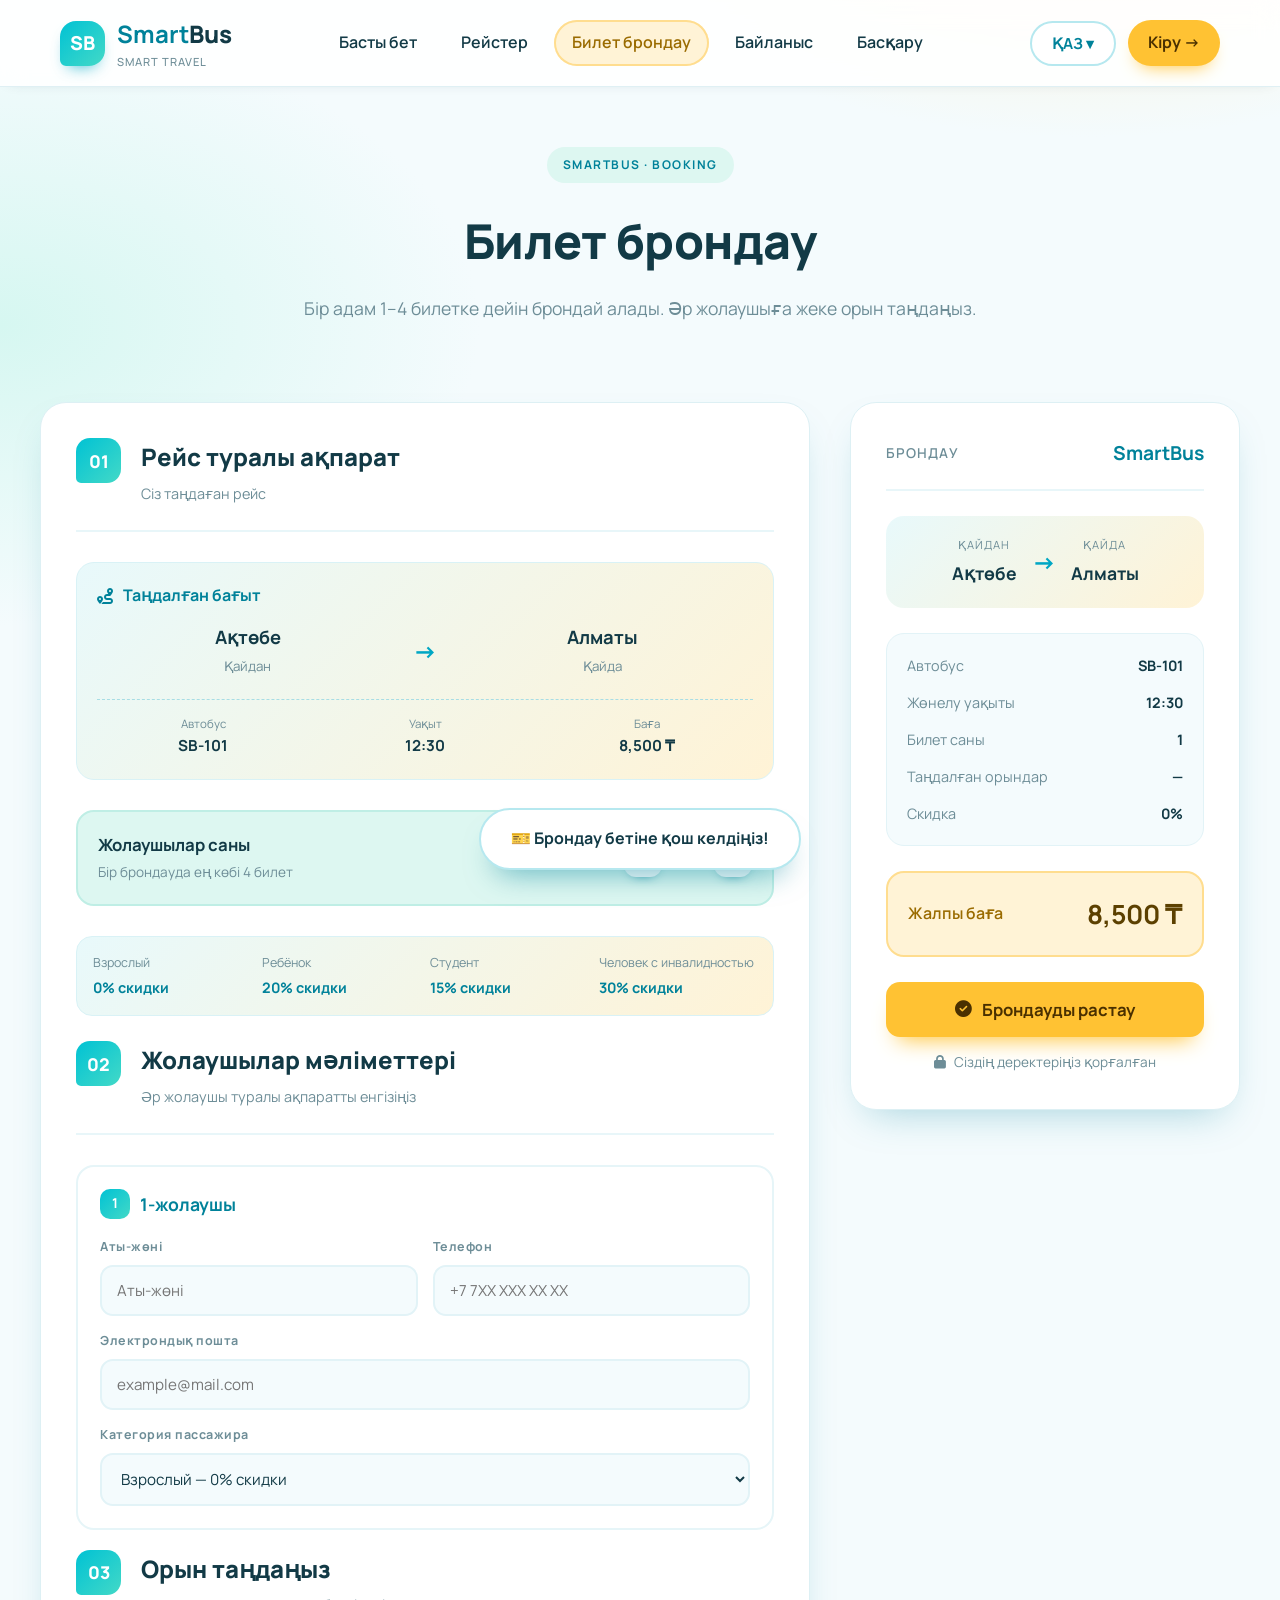
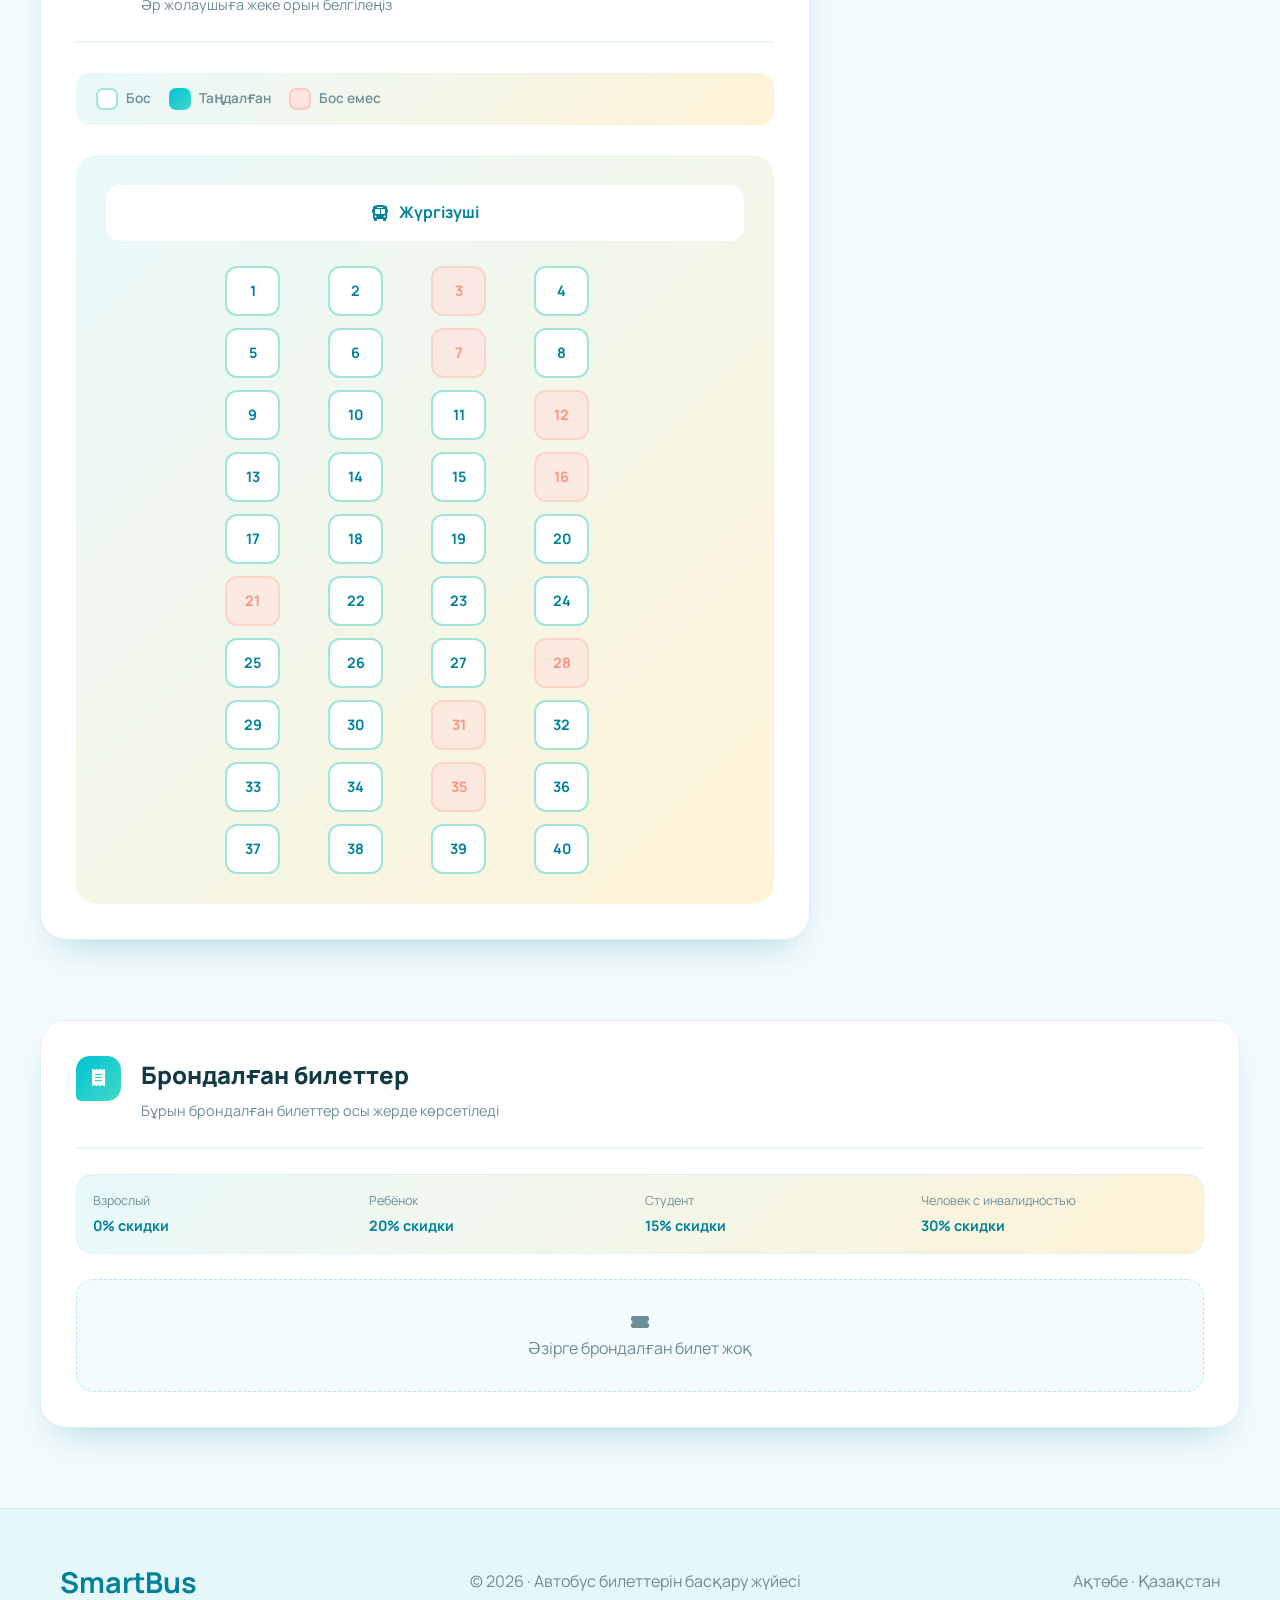
<file: booking.html>
<!DOCTYPE html>
<html lang="kk">
<head>
    <meta charset="UTF-8">
    <meta name="viewport" content="width=device-width, initial-scale=1.0">

    <title>SmartBus — Билет брондау</title>

    <link
        rel="stylesheet"
        href="https://cdnjs.cloudflare.com/ajax/libs/font-awesome/6.4.0/css/all.min.css"
    >

    <link rel="preconnect" href="https://fonts.googleapis.com">
    <link rel="preconnect" href="https://fonts.gstatic.com" crossorigin>
    <link
        href="https://fonts.googleapis.com/css2?family=Manrope:wght@400;500;600;700;800&display=swap"
        rel="stylesheet"
    >

    <style>
        * {
            margin: 0;
            padding: 0;
            box-sizing: border-box;
        }

        :root {
            --primary: #00a7c4;
            --primary-dark: #00829a;
            --secondary: #43d9c7;
            --accent: #ffc233;
            --success: #23b877;
            --danger: #ff6b57;
            --dark: #123a46;
            --gray: #6d8d97;
            --light: #e8f6f9;
            --white: #ffffff;

            --paper: #f4fbfd;
            --mint: #ddf7f1;
            --sun-soft: #fff3d6;

            --gradient: linear-gradient(
                135deg,
                #00c2d4 0%,
                #43d9c7 100%
            );

            --gradient-blue: linear-gradient(
                135deg,
                #00a7c4 0%,
                #7ae0d3 100%
            );

            --gradient-light: linear-gradient(
                135deg,
                #e8f9fb 0%,
                #fff3d6 100%
            );

            --shadow: 0 6px 18px -8px rgba(18, 58, 70, 0.18);

            --shadow-lg: 0 18px 40px -18px rgba(0, 130, 154, 0.35);
        }

        body {
            min-height: 100vh;
            color: var(--dark);
            line-height: 1.6;
            font-family: "Manrope", "Segoe UI", Tahoma, Geneva, Verdana, sans-serif;
            background:
                radial-gradient(
                    900px 500px at 85% -5%,
                    #fff0cd 0%,
                    rgba(255, 240, 205, 0) 60%
                ),
                radial-gradient(
                    800px 500px at 0% 10%,
                    #d6f7f1 0%,
                    rgba(214, 247, 241, 0) 60%
                ),
                var(--paper);
        }

        .container {
            width: 100%;
            max-width: 1200px;
            margin: 0 auto;
            padding: 0 20px;
        }

        /* HEADER */

        .site-header {
            position: sticky;
            top: 0;
            z-index: 1000;
            padding: 15px 0;
            background: rgba(255, 255, 255, 0.88);
            backdrop-filter: blur(12px);
            border-bottom: 1px solid #dff0f4;
            box-shadow: 0 2px 14px -10px rgba(18, 58, 70, 0.3);
        }

        .site-header .container {
            display: flex;
            align-items: center;
            justify-content: space-between;
            gap: 20px;
        }

        .brand {
            display: flex;
            align-items: center;
            gap: 12px;
            color: var(--dark);
            font-size: 1.5rem;
            font-weight: 800;
            text-decoration: none;
            white-space: nowrap;
        }

        .brand-mark {
            width: 45px;
            height: 45px;
            border-radius: 16px 16px 16px 6px;
            display: flex;
            align-items: center;
            justify-content: center;
            background: var(--gradient);
            color: white;
            font-size: 1.2rem;
            font-weight: 800;
            box-shadow: 0 8px 16px -8px rgba(0, 167, 196, 0.8);
        }

        .brand b {
            color: var(--primary-dark);
        }

        .brand small {
            display: block;
            color: var(--gray);
            font-size: 0.7rem;
            font-weight: 500;
            letter-spacing: 1px;
        }

        .main-nav {
            display: flex;
            gap: 8px;
        }

        .main-nav a {
            padding: 10px 18px;
            border-radius: 999px;
            color: var(--dark);
            font-weight: 600;
            text-decoration: none;
            transition: 0.25s ease;
        }

        .main-nav a:hover {
            background: var(--mint);
            color: var(--primary-dark);
        }

        .main-nav a.active {
            background: var(--sun-soft);
            color: #9a6b00;
            box-shadow: inset 0 0 0 2px #ffdd8f;
        }

        .header-actions {
            display: flex;
            align-items: center;
            gap: 12px;
        }

        .lang-btn,
        .login-btn {
            padding: 10px 20px;
            border-radius: 999px;
            font-weight: 700;
            text-decoration: none;
            transition: 0.25s ease;
        }

        .lang-btn {
            border: 2px solid #b6e8ef;
            background: white;
            color: var(--primary-dark);
            cursor: pointer;
            font-family: inherit;
            font-size: 0.95rem;
        }

        .lang-btn:hover {
            background: var(--light);
            border-color: var(--primary);
        }

        .login-btn {
            background: var(--accent);
            color: #4a3000;
            box-shadow: 0 10px 18px -10px rgba(255, 194, 51, 1);
        }

        .login-btn:hover {
            background: #ffcf5c;
            transform: translateY(-2px);
        }

        /* PAGE HERO */

        .page-hero {
            padding: 60px 0 40px;
            text-align: center;
        }

        .eyebrow {
            display: inline-block;
            margin-bottom: 20px;
            padding: 8px 16px;
            border-radius: 999px;
            background: var(--mint);
            color: var(--primary-dark);
            font-size: 0.75rem;
            font-weight: 700;
            letter-spacing: 1.5px;
        }

        .page-hero h1 {
            margin-bottom: 15px;
            font-size: 3rem;
            font-weight: 800;
            letter-spacing: -0.5px;
            color: var(--dark);
        }

        .page-hero p {
            max-width: 680px;
            margin: 0 auto;
            color: var(--gray);
            font-size: 1.1rem;
        }

        /* BOOKING LAYOUT */

        .booking-layout {
            display: grid;
            grid-template-columns: 1fr 390px;
            align-items: start;
            gap: 40px;
            padding: 40px 0 80px;
        }

        .booking-form,
        .booking-summary,
        .tickets-section {
            padding: 35px;
            border-radius: 26px;
            background: white;
            border: 1px solid #ddf0f4;
            box-shadow: var(--shadow-lg);
        }

        .booking-summary {
            position: sticky;
            top: 100px;
        }

        .card-title {
            display: flex;
            align-items: flex-start;
            gap: 20px;
            margin-bottom: 30px;
            padding-bottom: 25px;
            border-bottom: 2px solid var(--light);
        }

        .card-title > span {
            width: 45px;
            height: 45px;
            border-radius: 14px 14px 14px 5px;
            display: flex;
            align-items: center;
            justify-content: center;
            background: var(--gradient);
            color: white;
            font-size: 1.1rem;
            font-weight: 800;
            flex-shrink: 0;
        }

        .card-title h2 {
            margin-bottom: 5px;
            font-size: 1.5rem;
            font-weight: 800;
        }

        .card-title p {
            color: var(--gray);
            font-size: 0.9rem;
        }

        /* SELECTED ROUTE */

        .selected-route {
            margin-bottom: 30px;
            padding: 20px;
            border-radius: 18px;
            background: var(--gradient-light);
            border: 1px solid #d9f2f6;
        }

        .selected-route-title {
            display: flex;
            align-items: center;
            gap: 10px;
            margin-bottom: 15px;
            color: var(--primary-dark);
            font-weight: 700;
        }

        .selected-route-grid {
            display: grid;
            grid-template-columns: 1fr auto 1fr;
            align-items: center;
            gap: 15px;
            text-align: center;
        }

        .selected-route-grid b {
            display: block;
            font-size: 1.15rem;
        }

        .selected-route-grid small {
            color: var(--gray);
        }

        .selected-route-arrow {
            color: var(--primary);
            font-size: 1.5rem;
            font-weight: 800;
        }

        .route-details {
            display: grid;
            grid-template-columns: repeat(3, 1fr);
            gap: 10px;
            margin-top: 20px;
            padding-top: 15px;
            border-top: 1px dashed #a8dde4;
        }

        .route-details div {
            text-align: center;
        }

        .route-details small {
            display: block;
            color: var(--gray);
            font-size: 0.72rem;
        }

        .route-details strong {
            color: var(--dark);
            font-size: 0.95rem;
        }

        /* PASSENGER COUNT */

        .passenger-count-box {
            display: flex;
            align-items: center;
            justify-content: space-between;
            gap: 20px;
            margin-bottom: 30px;
            padding: 20px;
            border-radius: 18px;
            background: var(--mint);
            border: 2px solid #bfeee5;
        }

        .passenger-count-box h3 {
            margin-bottom: 4px;
            font-size: 1.05rem;
        }

        .passenger-count-box p {
            color: var(--gray);
            font-size: 0.85rem;
        }

        .counter {
            display: flex;
            align-items: center;
            gap: 12px;
        }

        .counter button {
            width: 38px;
            height: 38px;
            border: none;
            border-radius: 12px;
            background: white;
            color: var(--primary-dark);
            font-size: 1.2rem;
            font-weight: 800;
            cursor: pointer;
            box-shadow: 0 6px 12px -8px rgba(0, 130, 154, 0.9);
            transition: 0.25s ease;
        }

        .counter button:hover {
            background: var(--primary);
            color: white;
        }

        .counter span {
            min-width: 28px;
            text-align: center;
            font-size: 1.2rem;
            font-weight: 800;
        }

        /* PASSENGERS */

        .passenger-card {
            margin-bottom: 20px;
            padding: 22px;
            border: 2px solid #e6f5f8;
            border-radius: 18px;
            background: #ffffff;
        }

        .passenger-card h3 {
            display: flex;
            align-items: center;
            gap: 10px;
            margin-bottom: 18px;
            color: var(--primary-dark);
            font-size: 1.1rem;
        }

        .passenger-card h3 span {
            width: 30px;
            height: 30px;
            border-radius: 10px;
            display: flex;
            align-items: center;
            justify-content: center;
            background: var(--gradient);
            color: white;
            font-size: 0.85rem;
        }

        .passenger-grid {
            display: grid;
            grid-template-columns: 1fr 1fr;
            gap: 15px;
        }

        .discount-legend {
            display: grid;
            grid-template-columns: repeat(4, 1fr);
            gap: 10px;
            margin-bottom: 25px;
            padding: 16px;
            border: 1px solid #d9f2f6;
            border-radius: 16px;
            background: var(--gradient-light);
        }

        .discount-legend div {
            display: flex;
            flex-direction: column;
            gap: 3px;
        }

        .discount-legend span {
            color: var(--gray);
            font-size: 0.78rem;
        }

        .discount-legend strong {
            color: var(--primary-dark);
            font-size: 0.9rem;
        }

        .field {
            display: flex;
            flex-direction: column;
            gap: 8px;
        }

        .field.full {
            grid-column: 1 / -1;
        }

        .field label {
            color: var(--gray);
            font-size: 0.78rem;
            font-weight: 700;
            letter-spacing: 0.5px;
        }

        .field input {
            width: 100%;
            padding: 13px 15px;
            border: 2px solid #e2f3f7;
            border-radius: 13px;
            background: var(--paper);
            color: var(--dark);
            font-family: inherit;
            font-size: 0.95rem;
            transition: 0.25s ease;
        }

        .field input:focus {
            outline: none;
            border-color: var(--primary);
            background: white;
            box-shadow: 0 0 0 4px rgba(0, 167, 196, 0.15);
        }

        .field select {
            width: 100%;
            padding: 13px 15px;
            border: 2px solid #e2f3f7;
            border-radius: 13px;
            background: var(--paper);
            color: var(--dark);
            font-family: inherit;
            font-size: 0.95rem;
        }

        /* SEATS */

        .seat-legend {
            display: flex;
            flex-wrap: wrap;
            gap: 18px;
            margin-bottom: 25px;
            padding: 15px 20px;
            border-radius: 14px;
            background: var(--gradient-light);
        }

        .seat-legend span {
            display: flex;
            align-items: center;
            gap: 8px;
            color: var(--gray);
            font-size: 0.85rem;
            font-weight: 600;
        }

        .legend-seat {
            width: 22px;
            height: 22px;
            border-radius: 7px;
            display: inline-block;
        }

        .legend-seat.available {
            background: white;
            border: 2px solid #9fe6d9;
        }

        .legend-seat.selected {
            background: var(--gradient);
        }

        .legend-seat.occupied {
            background: #ffe4df;
            border: 2px solid #ffc7bd;
        }

        .bus-layout {
            margin-top: 30px;
            padding: 30px;
            border-radius: 22px;
            background: var(--gradient-light);
        }

        .driver {
            display: flex;
            align-items: center;
            justify-content: center;
            gap: 10px;
            margin-bottom: 25px;
            padding: 15px;
            border-radius: 14px;
            background: white;
            color: var(--primary-dark);
            font-weight: 700;
        }

        .seats {
            display: grid;
            grid-template-columns: repeat(4, 1fr);
            gap: 12px;
            max-width: 400px;
            margin: 0 auto;
        }

        .seat {
            width: 55px;
            height: 50px;
            border: 2px solid transparent;
            border-radius: 12px;
            display: flex;
            align-items: center;
            justify-content: center;
            background: white;
            color: var(--primary-dark);
            font-family: inherit;
            font-size: 0.9rem;
            font-weight: 700;
            cursor: pointer;
            transition: 0.25s ease;
        }

        .seat.available {
            border-color: #9fe6d9;
        }

        .seat.available:hover {
            background: var(--secondary);
            color: #073d37;
            transform: translateY(-3px);
            box-shadow: 0 10px 16px -10px rgba(67, 217, 199, 1);
        }

        .seat.selected {
            background: var(--accent);
            border-color: #ffdd8f;
            color: #4a3000;
            transform: translateY(-3px);
            box-shadow: 0 10px 16px -10px rgba(255, 194, 51, 1);
        }

        .seat.occupied {
            background: #ffe4df;
            border-color: #ffc7bd;
            color: var(--danger);
            cursor: not-allowed;
            opacity: 0.7;
        }

        /* SUMMARY */

        .summary-header {
            display: flex;
            align-items: center;
            justify-content: space-between;
            gap: 15px;
            margin-bottom: 25px;
            padding-bottom: 20px;
            border-bottom: 2px solid var(--light);
        }

        .summary-header span {
            color: var(--gray);
            font-size: 0.85rem;
            font-weight: 600;
            letter-spacing: 1px;
        }

        .summary-header strong {
            color: var(--primary-dark);
            font-size: 1.2rem;
        }

        .summary-route {
            display: flex;
            align-items: center;
            justify-content: center;
            gap: 15px;
            margin-bottom: 25px;
            padding: 20px;
            border-radius: 18px;
            background: var(--gradient-light);
        }

        .summary-route div {
            text-align: center;
        }

        .summary-route small {
            display: block;
            margin-bottom: 5px;
            color: var(--gray);
            font-size: 0.7rem;
            letter-spacing: 1px;
        }

        .summary-route b {
            color: var(--dark);
            font-size: 1.1rem;
        }

        .route-arrow {
            color: var(--primary);
            font-size: 1.5rem;
            font-weight: 800;
        }

        .summary-info {
            display: flex;
            flex-direction: column;
            gap: 14px;
            margin-bottom: 25px;
            padding: 20px;
            border-radius: 18px;
            background: var(--paper);
            border: 1px solid #e2f3f7;
        }

        .summary-info div {
            display: flex;
            align-items: center;
            justify-content: space-between;
            gap: 15px;
        }

        .summary-info span {
            color: var(--gray);
            font-size: 0.9rem;
        }

        .summary-info b {
            text-align: right;
            font-size: 0.9rem;
        }

        .summary-price {
            display: flex;
            align-items: center;
            justify-content: space-between;
            gap: 15px;
            margin-bottom: 25px;
            padding: 20px;
            border: 2px solid #ffdd8f;
            border-radius: 18px;
            background: var(--sun-soft);
        }

        .summary-price > span {
            color: #9a6b00;
            font-weight: 600;
        }

        .summary-price strong {
            color: #5c4000;
            font-size: 1.65rem;
        }

        .confirm-btn {
            width: 100%;
            padding: 16px;
            border: none;
            border-radius: 14px;
            display: flex;
            align-items: center;
            justify-content: center;
            gap: 10px;
            background: var(--accent);
            color: #4a3000;
            font-family: inherit;
            font-size: 1.05rem;
            font-weight: 700;
            cursor: pointer;
            transition: 0.25s ease;
            box-shadow: 0 14px 22px -12px rgba(255, 194, 51, 1);
        }

        .confirm-btn:hover {
            background: #ffcf5c;
            transform: translateY(-2px);
        }

        .secure {
            display: flex;
            align-items: center;
            justify-content: center;
            gap: 8px;
            margin-top: 15px;
            color: var(--gray);
            font-size: 0.85rem;
            text-align: center;
        }

        /* SAVED TICKETS */

        .tickets-section {
            margin-bottom: 80px;
        }

        .tickets-section .card-title {
            margin-bottom: 25px;
        }

        .tickets-list {
            display: grid;
            gap: 18px;
        }

        .saved-ticket {
            position: relative;
            overflow: hidden;
            padding: 22px 22px 22px 30px;
            border: 1px solid #d9f2f6;
            border-radius: 18px;
            background: var(--paper);
        }

        .saved-ticket::before {
            content: "";
            position: absolute;
            top: 0;
            left: 0;
            bottom: 0;
            width: 8px;
            background: var(--gradient);
        }

        .saved-ticket-top {
            display: flex;
            align-items: center;
            justify-content: space-between;
            gap: 15px;
            margin-bottom: 15px;
        }

        .saved-ticket-number {
            color: var(--primary-dark);
            font-weight: 800;
        }

        .saved-ticket-status {
            padding: 5px 12px;
            border-radius: 999px;
            background: var(--mint);
            color: #0f7a63;
            font-size: 0.75rem;
            font-weight: 700;
        }

        .saved-ticket-route {
            display: flex;
            align-items: center;
            gap: 12px;
            margin-bottom: 15px;
            color: var(--dark);
            font-size: 1.1rem;
            font-weight: 800;
        }

        .saved-ticket-route i {
            color: var(--primary);
        }

        .saved-ticket-info {
            display: grid;
            grid-template-columns: repeat(4, 1fr);
            gap: 12px;
        }

        .saved-ticket-info div {
            padding: 10px;
            border-radius: 12px;
            background: white;
            border: 1px solid #e6f5f8;
        }

        .saved-ticket-info small {
            display: block;
            color: var(--gray);
            font-size: 0.7rem;
        }

        .saved-ticket-info b {
            font-size: 0.85rem;
        }

        .no-tickets {
            padding: 30px;
            border-radius: 18px;
            background: var(--paper);
            border: 1px dashed #b6e8ef;
            color: var(--gray);
            text-align: center;
        }

        /* MODAL */

        .modal {
            position: fixed;
            inset: 0;
            z-index: 9999;
            display: none;
            align-items: center;
            justify-content: center;
            padding: 20px;
            background: rgba(18, 58, 70, 0.45);
            backdrop-filter: blur(6px);
        }

        .modal.show {
            display: flex;
        }

        .modal-box {
            width: 100%;
            max-width: 540px;
            padding: 40px;
            border-radius: 28px;
            background: white;
            box-shadow: 0 30px 60px -25px rgba(0, 130, 154, 0.55);
            text-align: center;
            animation: modalSlide 0.4s ease;
        }

        @keyframes modalSlide {
            from {
                opacity: 0;
                transform: translateY(-50px);
            }

            to {
                opacity: 1;
                transform: translateY(0);
            }
        }

        .success-icon {
            width: 80px;
            height: 80px;
            margin: 0 auto 25px;
            border-radius: 50%;
            display: flex;
            align-items: center;
            justify-content: center;
            background: var(--gradient);
            color: white;
            font-size: 3rem;
            font-weight: 800;
            box-shadow: 0 16px 28px -16px rgba(0, 167, 196, 1);
        }

        .modal-box h2 {
            margin-bottom: 10px;
            font-size: 2rem;
            font-weight: 800;
            color: var(--dark);
        }

        .modal-box > p {
            margin-bottom: 25px;
            color: var(--gray);
        }

        .ticket-result {
            display: grid;
            gap: 12px;
            margin-bottom: 25px;
            padding: 22px;
            border-radius: 18px;
            background: var(--gradient-light);
            text-align: left;
        }

        .ticket-result div {
            display: flex;
            align-items: center;
            justify-content: space-between;
            gap: 15px;
            padding: 10px 0;
            border-bottom: 1px dashed #a8dde4;
        }

        .ticket-result div:last-child {
            border-bottom: none;
        }

        .ticket-result span {
            color: var(--gray);
            font-size: 0.9rem;
        }

        .ticket-result b {
            text-align: right;
            font-size: 0.9rem;
        }

        .modal-buttons {
            display: flex;
            gap: 12px;
        }

        .modal-buttons button {
            flex: 1;
            min-height: 50px;
        }

        .primary-btn {
            display: inline-flex;
            align-items: center;
            justify-content: center;
            gap: 8px;
            padding: 14px 24px;
            border: none;
            border-radius: 14px;
            background: var(--gradient);
            color: white;
            font-family: inherit;
            font-size: 1rem;
            font-weight: 700;
            cursor: pointer;
            transition: 0.25s ease;
            box-shadow: 0 12px 22px -12px rgba(0, 167, 196, 0.9);
        }

        .primary-btn:hover {
            transform: translateY(-2px);
        }

        .secondary-btn {
            border: 2px solid #b6e8ef;
            border-radius: 14px;
            background: white;
            color: var(--primary-dark);
            font-family: inherit;
            font-size: 1rem;
            font-weight: 700;
            cursor: pointer;
            transition: 0.25s ease;
        }

        .secondary-btn:hover {
            background: var(--light);
            border-color: var(--primary);
        }

        /* FOOTER */

        .footer {
            margin-top: 80px;
            padding: 50px 0;
            background: #e6f7fa;
            border-top: 1px solid #cfeef4;
            color: var(--dark);
        }

        .footer .container {
            display: flex;
            align-items: center;
            justify-content: space-between;
            flex-wrap: wrap;
            gap: 20px;
        }

        .footer b {
            font-size: 1.8rem;
            color: var(--primary-dark);
        }

        .footer span {
            color: var(--gray);
        }

        /* TOAST */

        #toast {
            position: fixed;
            left: 50%;
            bottom: 30px;
            z-index: 10000;
            max-width: 90%;
            padding: 16px 30px;
            border-radius: 999px;
            background: white;
            color: var(--dark);
            font-weight: 700;
            text-align: center;
            border: 2px solid #b6e8ef;
            box-shadow: 0 18px 30px -16px rgba(0, 130, 154, 0.6);
            opacity: 0;
            transform: translateX(-50%) translateY(100px);
            transition: 0.4s ease;
        }

        #toast.show {
            opacity: 1;
            transform: translateX(-50%) translateY(0);
        }

        :focus-visible {
            outline: 3px solid var(--primary);
            outline-offset: 2px;
        }

        @media (prefers-reduced-motion: reduce) {
            * {
                transition: none !important;
                animation: none !important;
            }
        }

        /* RESPONSIVE */

        @media (max-width: 1024px) {
            .booking-layout {
                grid-template-columns: 1fr;
            }

            .booking-summary {
                position: static;
            }

            .saved-ticket-info {
                grid-template-columns: repeat(2, 1fr);
            }
        }

        @media (max-width: 768px) {
            .site-header .container {
                flex-wrap: wrap;
                justify-content: center;
            }

            .main-nav {
                display: none;
            }

            .page-hero h1 {
                font-size: 2.2rem;
            }

            .booking-form,
            .booking-summary,
            .tickets-section {
                padding: 25px 20px;
            }

            .passenger-count-box {
                align-items: flex-start;
                flex-direction: column;
            }

            .passenger-grid {
                grid-template-columns: 1fr;
            }

            .discount-legend {
                grid-template-columns: 1fr 1fr;
            }

            .field.full {
                grid-column: auto;
            }

            .seats {
                gap: 8px;
            }

            .seat {
                width: 45px;
                height: 45px;
                font-size: 0.8rem;
            }

            .route-details {
                grid-template-columns: 1fr;
            }

            .modal-box {
                padding: 30px 20px;
            }

            .modal-buttons {
                flex-direction: column;
            }

            .footer .container {
                flex-direction: column;
                text-align: center;
            }
        }

        @media (max-width: 480px) {
            .header-actions {
                width: 100%;
                justify-content: center;
            }

            .lang-btn,
            .login-btn {
                padding: 9px 14px;
                font-size: 0.85rem;
            }

            .seats {
                grid-template-columns: repeat(4, 1fr);
                gap: 5px;
            }

            .seat {
                width: 40px;
                height: 40px;
                font-size: 0.75rem;
            }

            .saved-ticket-info {
                grid-template-columns: 1fr;
            }
        }
    </style>
</head>

<body>

<header class="site-header">
    <div class="container">

        <a href="../index.html" class="brand">
            <span class="brand-mark">SB</span>

            <span>
                <b>Smart</b>Bus
                <small>SMART TRAVEL</small>
            </span>
        </a>

        <nav class="main-nav">

            <a href="../index.html">
                Басты бет
            </a>

            <a href="routes.html">
                Рейстер
            </a>

            <a href="booking.html" class="active">
                Билет брондау
            </a>
                <a href="contacts.html">Байланыс</a>

            <a href="login.html">Басқару
            </a>
        </nav>

        <div class="header-actions">

            <button
                class="lang-btn"
                type="button"
                onclick="changeLanguage()">
                ҚАЗ ▾
            </button>

            <a
                href="login.html"
                class="login-btn">
                Кіру →
            </a>

        </div>

    </div>
</header>

<main>

    <section class="page-hero container">

        <span class="eyebrow">
            SMARTBUS · BOOKING
        </span>

        <h1>
            Билет брондау
        </h1>

        <p>
            Бір адам 1–4 билетке дейін брондай алады.
            Әр жолаушыға жеке орын таңдаңыз.
        </p>

    </section>

    <section class="booking-layout container">

        <div class="booking-form">

            <div class="card-title">

                <span>
                    01
                </span>

                <div>
                    <h2>
                        Рейс туралы ақпарат
                    </h2>

                    <p>
                        Сіз таңдаған рейс
                    </p>
                </div>

            </div>

            <div class="selected-route">

                <div class="selected-route-title">
                    <i class="fas fa-route"></i>
                    Таңдалған бағыт
                </div>

                <div class="selected-route-grid">

                    <div>
                        <b id="routeFrom">
                            Ақтөбе
                        </b>

                        <small>
                            Қайдан
                        </small>
                    </div>

                    <div class="selected-route-arrow">
                        →
                    </div>

                    <div>
                        <b id="routeTo">
                            Алматы
                        </b>

                        <small>
                            Қайда
                        </small>
                    </div>

                </div>

                <div class="route-details">

                    <div>
                        <small>Автобус</small>
                        <strong id="routeBusNumber">
                            SB-101
                        </strong>
                    </div>

                    <div>
                        <small>Уақыт</small>
                        <strong id="routeTime">
                            12:30
                        </strong>
                    </div>

                    <div>
                        <small>Баға</small>
                        <strong>
                            <span id="routePrice">
                                8 500
                            </span> ₸
                        </strong>
                    </div>

                </div>

            </div>

            <div class="passenger-count-box">

                <div>
                    <h3>
                        Жолаушылар саны
                    </h3>

                    <p>
                        Бір брондауда ең көбі 4 билет
                    </p>
                </div>

                <div class="counter">

                    <button
                        type="button"
                        onclick="changePassengerCount(-1)">
                        −
                    </button>

                    <span id="passengerCount">
                        1
                    </span>

                    <button
                        type="button"
                        onclick="changePassengerCount(1)">
                        +
                    </button>

                </div>

            </div>

            <div class="discount-legend" aria-label="Категории пассажиров и скидки">
                <div>
                    <span>Взрослый</span>
                    <strong>0% скидки</strong>
                </div>
                <div>
                    <span>Ребёнок</span>
                    <strong>20% скидки</strong>
                </div>
                <div>
                    <span>Студент</span>
                    <strong>15% скидки</strong>
                </div>
                <div>
                    <span>Человек с инвалидностью</span>
                    <strong>30% скидки</strong>
                </div>
            </div>

            <div class="card-title">

                <span>
                    02
                </span>

                <div>
                    <h2>
                        Жолаушылар мәліметтері
                    </h2>

                    <p>
                        Әр жолаушы туралы ақпаратты енгізіңіз
                    </p>
                </div>

            </div>

            <div id="passengersContainer"></div>

            <div class="card-title">

                <span>
                    03
                </span>

                <div>
                    <h2>
                        Орын таңдаңыз
                    </h2>

                    <p>
                        Әр жолаушыға жеке орын белгілеңіз
                    </p>
                </div>

            </div>

            <div class="seat-legend">

                <span>
                    <i class="legend-seat available"></i>
                    Бос
                </span>

                <span>
                    <i class="legend-seat selected"></i>
                    Таңдалған
                </span>

                <span>
                    <i class="legend-seat occupied"></i>
                    Бос емес
                </span>

            </div>

            <div class="bus-layout">

                <div class="driver">
                    <i class="fas fa-bus"></i>
                    Жүргізуші
                </div>

                <div
                    class="seats"
                    id="seats">
                </div>

            </div>

        </div>

        <aside class="booking-summary">

            <div class="summary-header">

                <span>
                    БРОНДАУ
                </span>

                <strong>
                    SmartBus
                </strong>

            </div>

            <div class="summary-route">

                <div>
                    <small>
                        ҚАЙДАН
                    </small>

                    <b id="summaryFrom">
                        Ақтөбе
                    </b>
                </div>

                <div class="route-arrow">
                    →
                </div>

                <div>
                    <small>
                        ҚАЙДА
                    </small>

                    <b id="summaryTo">
                        Алматы
                    </b>
                </div>

            </div>

            <div class="summary-info">

                <div>
                    <span>
                        Автобус
                    </span>

                    <b id="summaryBus">
                        SB-101
                    </b>
                </div>

                <div>
                    <span>
                        Жөнелу уақыты
                    </span>

                    <b id="summaryTime">
                        12:30
                    </b>
                </div>

                <div>
                    <span>
                        Билет саны
                    </span>

                    <b id="summaryPassengerCount">
                        1
                    </b>
                </div>

                <div>
                    <span>
                        Таңдалған орындар
                    </span>

                    <b id="summarySeats">
                        —
                    </b>
                </div>

                <div>
                    <span>Скидка</span>
                    <b id="discountPercent">0%</b>
                </div>

            </div>

            <div class="summary-price">

                <span>
                    Жалпы баға
                </span>

                <strong>
                    <span id="totalPrice">
                        8 500
                    </span> ₸
                </strong>

            </div>

            <button
                type="button"
                class="confirm-btn"
                onclick="confirmBooking()">

                <i class="fas fa-check-circle"></i>
                Брондауды растау

            </button>

            <p class="secure">

                <i class="fas fa-lock"></i>
                Сіздің деректеріңіз қорғалған

            </p>

        </aside>

    </section>

    <section class="tickets-section container">

        <div class="card-title">

            <span>
                <i class="fas fa-receipt"></i>
            </span>

            <div>
                <h2>
                    Брондалған билеттер
                </h2>

                <p>
                    Бұрын брондалған билеттер осы жерде көрсетіледі
                </p>
            </div>

        </div>

        <div class="discount-legend" aria-label="Категории пассажиров и скидки в билетах">
            <div>
                <span>Взрослый</span>
                <strong>0% скидки</strong>
            </div>
            <div>
                <span>Ребёнок</span>
                <strong>20% скидки</strong>
            </div>
            <div>
                <span>Студент</span>
                <strong>15% скидки</strong>
            </div>
            <div>
                <span>Человек с инвалидностью</span>
                <strong>30% скидки</strong>
            </div>
        </div>

        <div
            id="ticketsList"
            class="tickets-list">
        </div>

    </section>

</main>

<footer class="footer">

    <div class="container">

        <b>
            SmartBus
        </b>

        <span>
            © 2026 · Автобус билеттерін басқару жүйесі
        </span>

        <span>
            Ақтөбе · Қазақстан
        </span>

    </div>

</footer>

<div id="toast"></div>

<div
    class="modal"
    id="successModal">

    <div class="modal-box">

        <div class="success-icon">
            ✓
        </div>

        <h2>
            Брондау сәтті!
        </h2>

        <p>
            Сіздің электронды билетіңіз дайын.
        </p>

        <div class="ticket-result">

            <div>
                <span>
                    Брондау нөмірі
                </span>

                <b id="ticketBookingId">
                    —
                </b>
            </div>

            <div>
                <span>
                    Бағыт
                </span>

                <b id="ticketRoute">
                    —
                </b>
            </div>

            <div>
                <span>
                    Жолаушы саны
                </span>

                <b id="ticketPassengerCount">
                    —
                </b>
            </div>

            <div>
                <span>
                    Орындар
                </span>

                <b id="ticketSeats">
                    —
                </b>
            </div>

            <div>
                <span>
                    Жалпы баға
                </span>

                <b id="ticketTotal">
                    —
                </b>
            </div>

            <div>
                <span>Скидка</span>
                <b id="ticketDiscount">0%</b>
            </div>

        </div>

        <div class="modal-buttons">

            <button
                type="button"
                class="secondary-btn"
                onclick="closeModal()">
                Жабу
            </button>

            <button
                type="button"
                class="primary-btn"
                onclick="printTicket()">
                <i class="fas fa-print"></i>
                Чекті шығару
            </button>

        </div>

    </div>

</div>

<script>
    const bookingData = {
        from: localStorage.getItem("booking_from") || "Ақтөбе",
        to: localStorage.getItem("booking_to") || "Алматы",
        busNumber: localStorage.getItem("booking_bus_number") || "SB-101",
        time: localStorage.getItem("booking_time") || "12:30",
        price: parsePrice(localStorage.getItem("booking_price") || "8 500")
    };

    let passengerCount = 1;
    let selectedSeats = [];
    let passengers = [];

    const defaultOccupiedSeats = [
        3, 7, 12, 16, 21, 28, 31, 35
    ];

    let occupiedSeats = getOccupiedSeatsForRoute();


    function parsePrice(price) {
        return Number(
            String(price)
                .replace(/\s/g, "")
                .replace("₸", "")
                .replace(",", ".")
        ) || 0;
    }


    function formatPrice(price) {
        return Number(price).toLocaleString("kk-KZ");
    }


    function getStoredBookings() {
        return JSON.parse(
            localStorage.getItem("smartbus_bookings") || "[]"
        );
    }


    function getOccupiedSeatsForRoute() {
        const bookedSeats = getStoredBookings()
            .filter(function(booking) {
                return booking.busNumber === bookingData.busNumber;
            })
            .flatMap(function(booking) {
                return Array.isArray(booking.seats)
                    ? booking.seats
                    : [];
            });

        return defaultOccupiedSeats.concat(bookedSeats);
    }


    function initBookingData() {
        document.getElementById("routeFrom").textContent =
            bookingData.from;

        document.getElementById("routeTo").textContent =
            bookingData.to;

        document.getElementById("routeBusNumber").textContent =
            bookingData.busNumber;

        document.getElementById("routeTime").textContent =
            bookingData.time;

        document.getElementById("routePrice").textContent =
            formatPrice(bookingData.price);

        document.getElementById("summaryFrom").textContent =
            bookingData.from;

        document.getElementById("summaryTo").textContent =
            bookingData.to;

        document.getElementById("summaryBus").textContent =
            bookingData.busNumber;

        document.getElementById("summaryTime").textContent =
            bookingData.time;

        renderPassengers();
        updateSummary();
    }


    function changePassengerCount(change) {
        const newCount = passengerCount + change;

        if (newCount < 1) {
            showToast("⚠ Ең аз дегенде 1 билет болуы керек");
            return;
        }

        if (newCount > 4) {
            showToast("⚠ Бір адам ең көбі 4 билет ала алады");
            return;
        }

        passengerCount = newCount;

        document.getElementById("passengerCount").textContent =
            passengerCount;

        selectedSeats = selectedSeats.slice(0, passengerCount);

        renderPassengers();
        renderSeats();
        updateSummary();

        showToast(
            "✓ " + passengerCount + " билет таңдалды"
        );
    }


    function renderPassengers() {
        const container =
            document.getElementById("passengersContainer");

        const oldValues = [];

        document
            .querySelectorAll(".passenger-card")
            .forEach(function(card) {
                oldValues.push({
                    name: card.querySelector(".passenger-name")?.value || "",
                    phone: card.querySelector(".passenger-phone")?.value || "",
                    email: card.querySelector(".passenger-email")?.value || "",
                    category: card.querySelector(".passenger-category")?.value || "adult"
                });
            });

        container.innerHTML = "";

        for (let i = 0; i < passengerCount; i++) {
            const passenger = oldValues[i] || {};

            const card = document.createElement("div");
            card.className = "passenger-card";

            card.innerHTML = `
                <h3>
                    <span>${i + 1}</span>
                    ${i + 1}-жолаушы
                </h3>

                <div class="passenger-grid">
                    <div class="field">
                        <label>Аты-жөні</label>
                        <input
                            type="text"
                            class="passenger-name"
                            data-index="${i}"
                            placeholder="Аты-жөні"
                            value="${escapeAttribute(passenger.name)}">
                    </div>

                    <div class="field">
                        <label>Телефон</label>
                        <input
                            type="tel"
                            class="passenger-phone"
                            data-index="${i}"
                            placeholder="+7 7XX XXX XX XX"
                            value="${escapeAttribute(passenger.phone)}">
                    </div>

                    <div class="field full">
                        <label>Электрондық пошта</label>
                        <input
                            type="email"
                            class="passenger-email"
                            data-index="${i}"
                            placeholder="example@mail.com"
                            value="${escapeAttribute(passenger.email)}">
                    </div>

                    <div class="field full">
                        <label>Категория пассажира</label>
                        <select class="passenger-category" data-index="${i}">
                            <option value="adult" ${passenger.category === "adult" || !passenger.category ? "selected" : ""}>
                                Взрослый — 0% скидки
                            </option>
                            <option value="child" ${passenger.category === "child" ? "selected" : ""}>
                                Ребёнок — 20% скидки
                            </option>
                            <option value="student" ${passenger.category === "student" ? "selected" : ""}>
                                Студент — 15% скидки
                            </option>
                            <option value="disability" ${passenger.category === "disability" ? "selected" : ""}>
                                Человек с инвалидностью — 30% скидки
                            </option>
                        </select>
                    </div>
                </div>
            `;

            container.appendChild(card);

            card
                .querySelector(".passenger-category")
                .addEventListener("change", updateSummary);
        }
    }


    function escapeAttribute(value) {
        return String(value || "")
            .replace(/&/g, "&amp;")
            .replace(/"/g, "&quot;")
            .replace(/</g, "&lt;")
            .replace(/>/g, "&gt;");
    }


    function renderSeats() {
        const container =
            document.getElementById("seats");

        container.innerHTML = "";

        for (let i = 1; i <= 40; i++) {
            const seat = document.createElement("button");

            seat.type = "button";
            seat.className = "seat available";
            seat.textContent = i;
            seat.dataset.seat = i;

            if (occupiedSeats.includes(i)) {
                seat.classList.remove("available");
                seat.classList.add("occupied");
                seat.disabled = true;
            }

            if (selectedSeats.includes(i)) {
                seat.classList.remove("available");
                seat.classList.add("selected");
            }

            seat.addEventListener("click", function() {
                selectSeat(i);
            });

            container.appendChild(seat);
        }
    }


    function selectSeat(seatNumber) {
        const selectedIndex =
            selectedSeats.indexOf(seatNumber);

        if (selectedIndex !== -1) {
            selectedSeats.splice(selectedIndex, 1);

            showToast(
                "✓ " + seatNumber + " орны алынды"
            );
        } else {
            if (selectedSeats.length >= passengerCount) {
                showToast(
                    "⚠ " +
                    passengerCount +
                    " орыннан артық таңдай алмайсыз"
                );

                return;
            }

            selectedSeats.push(seatNumber);

            showToast(
                "✓ " + seatNumber + " орны таңдалды"
            );
        }

        renderSeats();
        updateSummary();
    }


    function collectPassengers() {
        return Array.from(
            document.querySelectorAll(".passenger-card")
        ).map(function(card) {
            return {
                name: card.querySelector(".passenger-name").value.trim(),
                phone: card.querySelector(".passenger-phone").value.trim(),
                email: card.querySelector(".passenger-email").value.trim(),
                category: card.querySelector(".passenger-category").value
            };
        });
    }


    function updateSummary() {
        const seatsText =
            selectedSeats.length > 0
                ? selectedSeats
                    .slice()
                    .sort((a, b) => a - b)
                    .join(", ")
                : "—";

        const passengerData = collectPassengers();
        const total = passengerData.reduce(function(sum, passenger) {
            return sum + getDiscountedPrice(passenger.category);
        }, 0);

        const discountPercent = passengerData.length > 0
            ? Math.round(
                passengerData.reduce(function(sum, passenger) {
                    return sum + getDiscountPercent(passenger.category);
                }, 0) / passengerData.length
            )
            : 0;

        document.getElementById("summaryPassengerCount").textContent =
            passengerCount;

        document.getElementById("summarySeats").textContent =
            seatsText;

        document.getElementById("totalPrice").textContent =
            formatPrice(total);

        document.getElementById("discountPercent").textContent =
            discountPercent + "%";
    }


    function getDiscountPercent(category) {
        return {
            adult: 0,
            child: 20,
            student: 15,
            disability: 30
        }[category] || 0;
    }


    function getDiscountedPrice(category) {
        return bookingData.price *
            (1 - getDiscountPercent(category) / 100);
    }


    function confirmBooking() {
        passengers = collectPassengers();

        const invalidPassenger =
            passengers.some(function(passenger) {
                return !passenger.name || !passenger.phone;
            });

        if (invalidPassenger) {
            showToast(
                "⚠ Әр жолаушының аты-жөні мен телефонын енгізіңіз"
            );

            return;
        }

        if (selectedSeats.length !== passengerCount) {
            showToast(
                "⚠ Әр жолаушыға бір орыннан таңдаңыз"
            );

            return;
        }

        occupiedSeats = getOccupiedSeatsForRoute();

        const alreadyBooked = selectedSeats.some(function(seat) {
            return occupiedSeats.includes(seat);
        });

        if (alreadyBooked) {
            showToast("⚠ Таңдалған орындардың бірі бос емес");
            renderSeats();
            return;
        }

        const bookingId =
            "SB-" +
            Math.floor(100000 + Math.random() * 900000);

        const booking = {
            id: bookingId,
            from: bookingData.from,
            to: bookingData.to,
            busNumber: bookingData.busNumber,
            time: bookingData.time,
            passengerCount: passengerCount,
            seats: selectedSeats.slice().sort((a, b) => a - b),
            priceOne: bookingData.price,
            discountPercent: getAverageDiscountPercent(passengers),
            totalPrice: passengers.reduce(function(sum, passenger) {
                return sum + getDiscountedPrice(passenger.category);
            }, 0),
            passengers: passengers,
            date: new Date().toLocaleDateString("kk-KZ"),
            createdAt: new Date().toLocaleString("kk-KZ")
        };

        saveBooking(booking);
        showReceipt(booking);
        renderSavedTickets();

        showToast("✓ Брондау сәтті аяқталды");
    }


    function saveBooking(booking) {
        const oldBookings =
            JSON.parse(
                localStorage.getItem("smartbus_bookings") || "[]"
            );

        oldBookings.push(booking);

        localStorage.setItem(
            "smartbus_bookings",
            JSON.stringify(oldBookings)
        );

        localStorage.setItem(
            "smartbus_last_booking",
            JSON.stringify(booking)
        );

        occupiedSeats = getOccupiedSeatsForRoute();
    }


    function showReceipt(booking) {
        document.getElementById("ticketBookingId").textContent =
            booking.id;

        document.getElementById("ticketRoute").textContent =
            booking.from + " → " + booking.to;

        document.getElementById("ticketPassengerCount").textContent =
            booking.passengerCount + " адам";

        document.getElementById("ticketSeats").textContent =
            booking.seats.join(", ");

        document.getElementById("ticketTotal").textContent =
            formatPrice(booking.totalPrice) + " ₸";

        document.getElementById("ticketDiscount").textContent =
            (booking.discountPercent || 0) + "%";

        document
            .getElementById("successModal")
            .classList.add("show");
    }


    function getAverageDiscountPercent(passengerList) {
        if (!passengerList.length) {
            return 0;
        }

        return Math.round(
            passengerList.reduce(function(sum, passenger) {
                return sum + getDiscountPercent(passenger.category);
            }, 0) / passengerList.length
        );
    }


    function closeModal() {
        document
            .getElementById("successModal")
            .classList.remove("show");
    }


    function printTicket() {
        window.print();
    }


    function renderSavedTickets() {
        const container =
            document.getElementById("ticketsList");

        const bookings =
            JSON.parse(
                localStorage.getItem("smartbus_bookings") || "[]"
            );

        if (bookings.length === 0) {
            container.innerHTML = `
                <div class="no-tickets">
                    <i class="fas fa-ticket-alt"></i>
                    <br>
                    Әзірге брондалған билет жоқ
                </div>
            `;

            return;
        }

        container.innerHTML = bookings
            .slice()
            .reverse()
            .map(function(booking) {
                const passengersText =
                    booking.passengers
                        .map(passenger => passenger.name)
                        .join(", ");

                const categoriesText =
                    booking.passengers
                        .map(function(passenger) {
                            const category = passenger.category || "adult";
                            return getCategoryLabel(category) +
                                " (" + getDiscountPercent(category) + "%)";
                        })
                        .join(", ");

                return `
                    <div class="saved-ticket">
                        <div class="saved-ticket-top">
                            <span class="saved-ticket-number">
                                ${booking.id}
                            </span>

                            <span class="saved-ticket-status">
                                Брондалды
                            </span>
                        </div>

                        <div class="saved-ticket-route">
                            <span>${booking.from}</span>
                            <i class="fas fa-arrow-right"></i>
                            <span>${booking.to}</span>
                        </div>

                        <div class="saved-ticket-info">
                            <div>
                                <small>Автобус</small>
                                <b>${booking.busNumber}</b>
                            </div>

                            <div>
                                <small>Жолаушылар</small>
                                <b>${booking.passengerCount} адам</b>
                            </div>

                            <div>
                                <small>Орындар</small>
                                <b>${booking.seats.join(", ")}</b>
                            </div>

                            <div>
                                <small>Бағасы</small>
                                <b>${formatPrice(booking.totalPrice)} ₸</b>
                            </div>

                            <div>
                                <small>Скидка</small>
                                <b>${booking.discountPercent || 0}%</b>
                            </div>

                            <div>
                                <small>Аты-жөні</small>
                                <b>${passengersText}</b>
                            </div>

                            <div>
                                <small>Категория</small>
                                <b>${categoriesText}</b>
                            </div>

                            <div>
                                <small>Уақыты</small>
                                <b>${booking.time}</b>
                            </div>
                        </div>
                    </div>
                `;
            })
            .join("");
    }


    function getCategoryLabel(category) {
        return {
            adult: "Взрослый",
            child: "Ребёнок",
            student: "Студент",
            disability: "Человек с инвалидностью"
        }[category] || "Взрослый";
    }


    function showToast(message) {
        const toast =
            document.getElementById("toast");

        toast.textContent = message;
        toast.classList.add("show");

        setTimeout(function() {
            toast.classList.remove("show");
        }, 3000);
    }


    function changeLanguage() {
        showToast(
            "🌐 Тіл таңдау мәзірі жақында қосылады"
        );
    }


    initBookingData();
    renderSeats();
    renderSavedTickets();


    window.addEventListener("load", function() {
        setTimeout(function() {
            showToast("🎫 Брондау бетіне қош келдіңіз!");
        }, 500);
    });


    const observerOptions = {
        threshold: 0.1,
        rootMargin: "0px 0px -50px 0px"
    };

    const observer = new IntersectionObserver(
        function(entries) {
            entries.forEach(function(entry) {
                if (entry.isIntersecting) {
                    entry.target.style.opacity = "1";
                    entry.target.style.transform =
                        "translateY(0)";
                }
            });
        },
        observerOptions
    );

    document
        .querySelectorAll(
            ".booking-form, .booking-summary, .tickets-section"
        )
        .forEach(function(element) {
            element.style.opacity = "0";
            element.style.transform = "translateY(30px)";
            element.style.transition =
                "opacity 0.6s ease, transform 0.6s ease";

            observer.observe(element);
        });
</script>

</body>
</html>
</file>
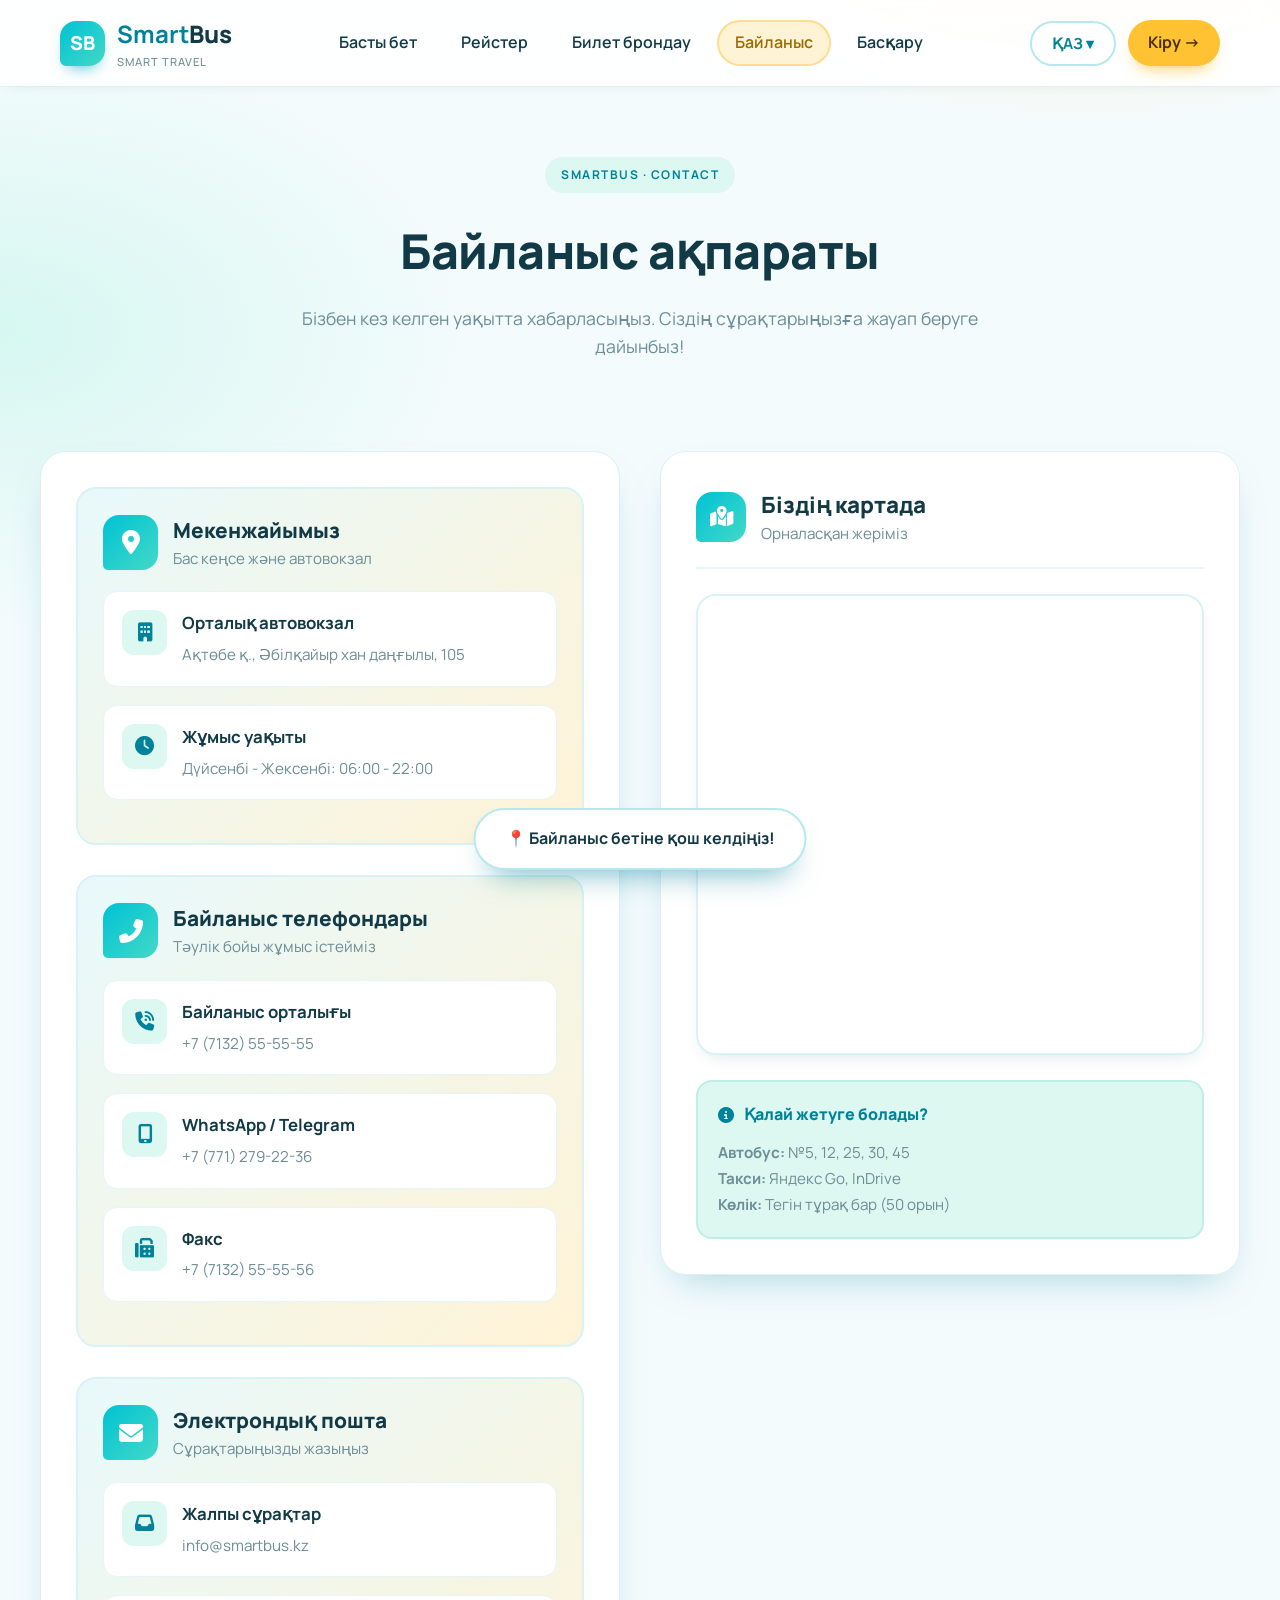
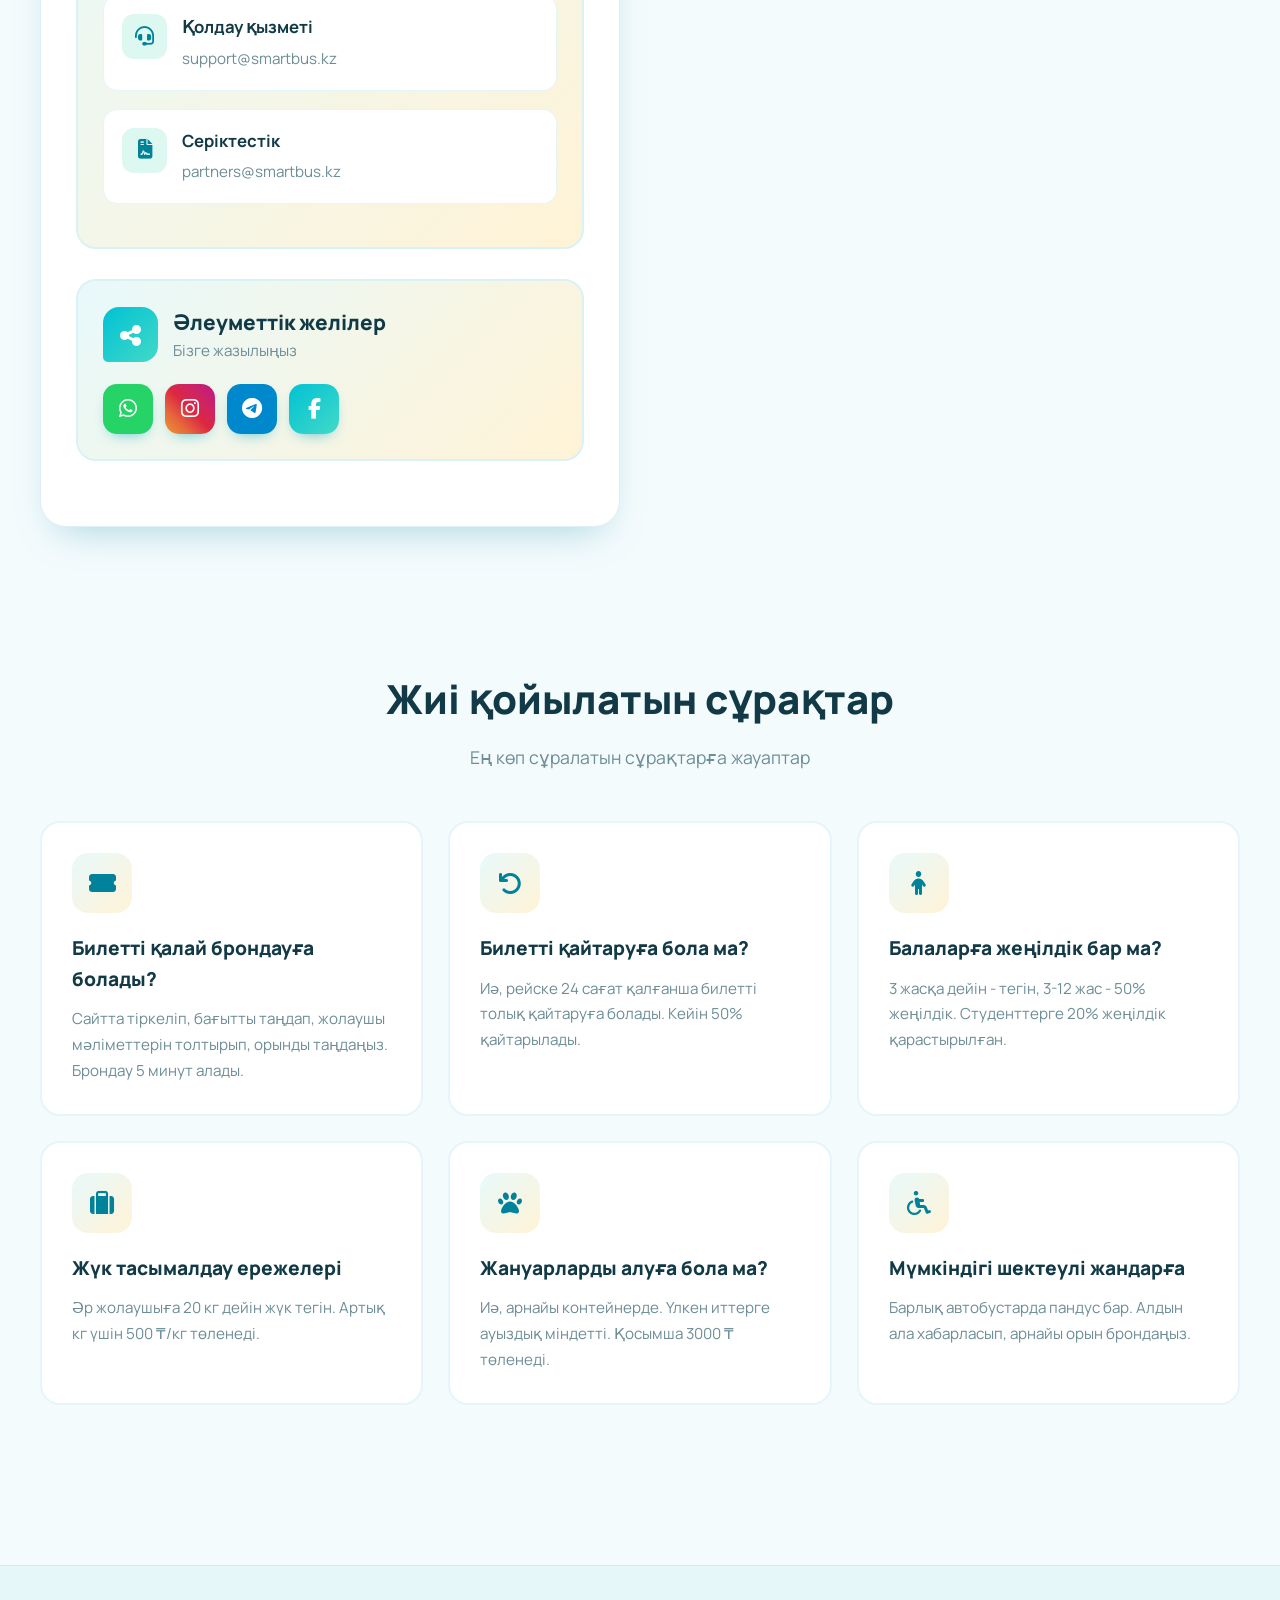
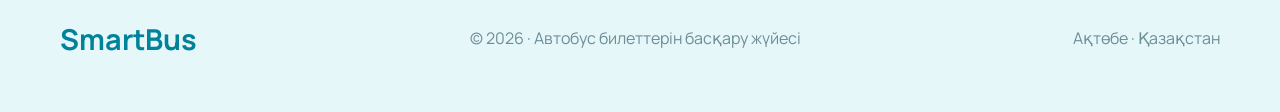
<file: contacts.html>
<!DOCTYPE html>
<html lang="kk">
<head>
    <meta charset="UTF-8">
    <meta name="viewport" content="width=device-width, initial-scale=1.0">
    <title>SmartBus — Байланыс</title>
    <link rel="stylesheet" href="https://cdnjs.cloudflare.com/ajax/libs/font-awesome/6.4.0/css/all.min.css">
    <link rel="preconnect" href="https://fonts.googleapis.com">
    <link rel="preconnect" href="https://fonts.gstatic.com" crossorigin>
    <link href="https://fonts.googleapis.com/css2?family=Manrope:wght@400;500;600;700;800&display=swap" rel="stylesheet">
    <style>
        * {
            margin: 0;
            padding: 0;
            box-sizing: border-box;
        }

        :root {
            --primary: #00a7c4;
            --primary-dark: #00829a;
            --secondary: #43d9c7;
            --accent: #ffc233;
            --success: #23b877;
            --danger: #ff6b57;
            --dark: #123a46;
            --gray: #6d8d97;
            --light: #e8f6f9;
            --white: #ffffff;
            --paper: #f4fbfd;
            --mint: #ddf7f1;
            --sun-soft: #fff3d6;
            --gradient: linear-gradient(135deg, #00c2d4 0%, #43d9c7 100%);
            --gradient-blue: linear-gradient(135deg, #00a7c4 0%, #7ae0d3 100%);
            --gradient-light: linear-gradient(135deg, #e8f9fb 0%, #fff3d6 100%);
            --shadow: 0 6px 18px -8px rgba(18, 58, 70, 0.18);
            --shadow-lg: 0 18px 40px -18px rgba(0, 130, 154, 0.35);
        }

        body {
            min-height: 100vh;
            color: var(--dark);
            line-height: 1.6;
            font-family: "Manrope", "Segoe UI", Tahoma, Geneva, Verdana, sans-serif;
            background: radial-gradient(900px 500px at 85% -5%, #fff0cd 0%, rgba(255, 240, 205, 0) 60%), radial-gradient(800px 500px at 0% 10%, #d6f7f1 0%, rgba(214, 247, 241, 0) 60%), var(--paper);
        }

        .container {
            width: 100%;
            max-width: 1200px;
            margin: 0 auto;
            padding: 0 20px;
        }

        .site-header {
            position: sticky;
            top: 0;
            z-index: 1000;
            padding: 15px 0;
            background: rgba(255, 255, 255, 0.88);
            backdrop-filter: blur(12px);
            border-bottom: 1px solid #dff0f4;
            box-shadow: 0 2px 14px -10px rgba(18, 58, 70, 0.3);
        }

        .site-header .container {
            display: flex;
            align-items: center;
            justify-content: space-between;
            gap: 20px;
        }

        .brand {
            display: flex;
            align-items: center;
            gap: 12px;
            color: var(--dark);
            font-size: 1.5rem;
            font-weight: 800;
            text-decoration: none;
            white-space: nowrap;
        }

        .brand-mark {
            width: 45px;
            height: 45px;
            border-radius: 16px 16px 16px 6px;
            display: flex;
            align-items: center;
            justify-content: center;
            background: var(--gradient);
            color: white;
            font-size: 1.2rem;
            font-weight: 800;
            box-shadow: 0 8px 16px -8px rgba(0, 167, 196, 0.8);
        }

        .brand b {
            color: var(--primary-dark);
        }

        .brand small {
            display: block;
            color: var(--gray);
            font-size: 0.7rem;
            font-weight: 500;
            letter-spacing: 1px;
        }

        .main-nav {
            display: flex;
            gap: 8px;
        }

        .main-nav a {
            padding: 10px 18px;
            border-radius: 999px;
            color: var(--dark);
            font-weight: 600;
            text-decoration: none;
            transition: 0.25s ease;
        }

        .main-nav a:hover {
            background: var(--mint);
            color: var(--primary-dark);
        }

        .main-nav a.active {
            background: var(--sun-soft);
            color: #9a6b00;
            box-shadow: inset 0 0 0 2px #ffdd8f;
        }

        .header-actions {
            display: flex;
            align-items: center;
            gap: 12px;
        }

        .lang-btn,
        .login-btn {
            padding: 10px 20px;
            border-radius: 999px;
            font-weight: 700;
            text-decoration: none;
            transition: 0.25s ease;
        }

        .lang-btn {
            border: 2px solid #b6e8ef;
            background: white;
            color: var(--primary-dark);
            cursor: pointer;
            font-family: inherit;
            font-size: 0.95rem;
        }

        .lang-btn:hover {
            background: var(--light);
            border-color: var(--primary);
        }

        .login-btn {
            background: var(--accent);
            color: #4a3000;
            box-shadow: 0 10px 18px -10px rgba(255, 194, 51, 1);
        }

        .login-btn:hover {
            background: #ffcf5c;
            transform: translateY(-2px);
        }

        .page-hero {
            padding: 70px 0 50px;
            text-align: center;
        }

        .eyebrow {
            display: inline-block;
            margin-bottom: 20px;
            padding: 8px 16px;
            border-radius: 999px;
            background: var(--mint);
            color: var(--primary-dark);
            font-size: 0.75rem;
            font-weight: 700;
            letter-spacing: 1.5px;
        }

        .page-hero h1 {
            margin-bottom: 15px;
            font-size: 3rem;
            font-weight: 800;
            letter-spacing: -0.5px;
            color: var(--dark);
        }

        .page-hero p {
            max-width: 680px;
            margin: 0 auto;
            color: var(--gray);
            font-size: 1.1rem;
        }

        .contact-layout {
            display: grid;
            grid-template-columns: 1fr 1fr;
            gap: 40px;
            padding: 40px 0 80px;
        }

        .contact-info,
        .map-section {
            padding: 35px;
            border-radius: 26px;
            background: white;
            border: 1px solid #ddf0f4;
            box-shadow: var(--shadow-lg);
        }

        .contact-card {
            margin-bottom: 30px;
            padding: 25px;
            border-radius: 20px;
            background: var(--gradient-light);
            border: 2px solid #d9f2f6;
        }

        .contact-card-header {
            display: flex;
            align-items: center;
            gap: 15px;
            margin-bottom: 20px;
        }

        .contact-card-icon {
            width: 55px;
            height: 55px;
            border-radius: 16px 16px 16px 5px;
            display: flex;
            align-items: center;
            justify-content: center;
            background: var(--gradient);
            color: white;
            font-size: 1.5rem;
            flex-shrink: 0;
        }

        .contact-card h3 {
            font-size: 1.3rem;
            font-weight: 800;
            color: var(--dark);
        }

        .contact-card p {
            color: var(--gray);
            font-size: 0.95rem;
        }

        .contact-detail {
            display: flex;
            align-items: flex-start;
            gap: 15px;
            margin-bottom: 18px;
            padding: 18px;
            border-radius: 14px;
            background: white;
            border: 1px solid #e6f5f8;
        }

        .contact-detail i {
            width: 45px;
            height: 45px;
            border-radius: 12px;
            display: flex;
            align-items: center;
            justify-content: center;
            background: var(--mint);
            color: var(--primary-dark);
            font-size: 1.2rem;
            flex-shrink: 0;
        }

        .contact-detail-text b {
            display: block;
            margin-bottom: 5px;
            color: var(--dark);
            font-size: 1.05rem;
            font-weight: 700;
        }

        .contact-detail-text a,
        .contact-detail-text span {
            color: var(--gray);
            text-decoration: none;
            font-size: 0.95rem;
            transition: 0.25s ease;
        }

        .contact-detail-text a:hover {
            color: var(--primary);
        }

        .social-links {
            display: flex;
            gap: 12px;
            margin-top: 20px;
        }

        .social-link {
            width: 50px;
            height: 50px;
            border-radius: 14px;
            display: flex;
            align-items: center;
            justify-content: center;
            background: var(--gradient);
            color: white;
            font-size: 1.3rem;
            text-decoration: none;
            transition: 0.25s ease;
            box-shadow: 0 6px 15px -8px rgba(0, 167, 196, 0.8);
        }

        .social-link:hover {
            transform: translateY(-4px);
            box-shadow: 0 12px 25px -10px rgba(0, 167, 196, 1);
        }

        .social-link.whatsapp {
            background: #25D366;
        }

        .social-link.instagram {
            background: linear-gradient(45deg, #f09433, #e6683c, #dc2743, #cc2366, #bc1888);
        }

        .social-link.telegram {
            background: #0088cc;
        }

        .map-section {
            position: sticky;
            top: 100px;
            height: fit-content;
        }

        .map-title {
            display: flex;
            align-items: center;
            gap: 15px;
            margin-bottom: 25px;
            padding-bottom: 20px;
            border-bottom: 2px solid var(--light);
        }

        .map-title-icon {
            width: 50px;
            height: 50px;
            border-radius: 16px 16px 16px 5px;
            display: flex;
            align-items: center;
            justify-content: center;
            background: var(--gradient);
            color: white;
            font-size: 1.3rem;
        }

        .map-title h3 {
            font-size: 1.4rem;
            font-weight: 800;
            color: var(--dark);
        }

        .map-title p {
            color: var(--gray);
            font-size: 0.95rem;
        }

        .map-container {
            border-radius: 20px;
            overflow: hidden;
            border: 2px solid #d9f2f6;
            box-shadow: var(--shadow);
        }

        .map-container iframe {
            width: 100%;
            height: 450px;
            border: none;
        }

        .map-info {
            margin-top: 25px;
            padding: 20px;
            border-radius: 16px;
            background: var(--mint);
            border: 2px solid #bfeee5;
        }

        .map-info h4 {
            display: flex;
            align-items: center;
            gap: 10px;
            margin-bottom: 12px;
            color: var(--primary-dark);
            font-weight: 800;
        }

        .map-info p {
            color: var(--gray);
            font-size: 0.95rem;
            line-height: 1.7;
        }

        .faq-section {
            padding: 60px 0 80px;
        }

        .section-title {
            text-align: center;
            margin-bottom: 50px;
        }

        .section-title h2 {
            font-size: 2.5rem;
            font-weight: 800;
            color: var(--dark);
            margin-bottom: 12px;
        }

        .section-title p {
            color: var(--gray);
            font-size: 1.1rem;
        }

        .faq-grid {
            display: grid;
            grid-template-columns: repeat(3, 1fr);
            gap: 25px;
        }

        .faq-card {
            padding: 30px;
            border-radius: 20px;
            background: white;
            border: 2px solid #e6f5f8;
            transition: 0.25s ease;
        }

        .faq-card:hover {
            border-color: var(--primary);
            transform: translateY(-5px);
            box-shadow: var(--shadow-lg);
        }

        .faq-card-icon {
            width: 60px;
            height: 60px;
            margin-bottom: 20px;
            border-radius: 16px;
            display: flex;
            align-items: center;
            justify-content: center;
            background: var(--gradient-light);
            color: var(--primary-dark);
            font-size: 1.5rem;
        }

        .faq-card h3 {
            font-size: 1.2rem;
            font-weight: 800;
            color: var(--dark);
            margin-bottom: 12px;
        }

        .faq-card p {
            color: var(--gray);
            font-size: 0.95rem;
            line-height: 1.7;
        }

        .footer {
            margin-top: 80px;
            padding: 50px 0;
            background: #e6f7fa;
            border-top: 1px solid #cfeef4;
            color: var(--dark);
        }

        .footer .container {
            display: flex;
            align-items: center;
            justify-content: space-between;
            flex-wrap: wrap;
            gap: 20px;
        }

        .footer b {
            font-size: 1.8rem;
            color: var(--primary-dark);
        }

        .footer span {
            color: var(--gray);
        }

        #toast {
            position: fixed;
            left: 50%;
            bottom: 30px;
            z-index: 10000;
            max-width: 90%;
            padding: 16px 30px;
            border-radius: 999px;
            background: white;
            color: var(--dark);
            font-weight: 700;
            text-align: center;
            border: 2px solid #b6e8ef;
            box-shadow: 0 18px 30px -16px rgba(0, 130, 154, 0.6);
            opacity: 0;
            transform: translateX(-50%) translateY(100px);
            transition: 0.4s ease;
        }

        #toast.show {
            opacity: 1;
            transform: translateX(-50%) translateY(0);
        }

        @media (max-width: 1024px) {
            .contact-layout {
                grid-template-columns: 1fr;
            }

            .map-section {
                position: static;
            }

            .faq-grid {
                grid-template-columns: 1fr;
            }
        }

        @media (max-width: 768px) {
            .site-header .container {
                flex-wrap: wrap;
                justify-content: center;
            }

            .main-nav {
                display: none;
            }

            .page-hero h1 {
                font-size: 2.2rem;
            }

            .contact-info,
            .map-section {
                padding: 25px 20px;
            }

            .footer .container {
                flex-direction: column;
                text-align: center;
            }
        }

        @media (max-width: 480px) {
            .header-actions {
                width: 100%;
                justify-content: center;
            }

            .lang-btn,
            .login-btn {
                padding: 9px 14px;
                font-size: 0.85rem;
            }
        }
    </style>
</head>
<body>
    <header class="site-header">
        <div class="container">
            <a href="index.html" class="brand">
                <span class="brand-mark">SB</span>
                <span>
                    <b>Smart</b>Bus
                    <small>SMART TRAVEL</small>
                </span>
            </a>
            <nav class="main-nav">
                <a href="index.html">Басты бет</a>
                <a href="routes.html">Рейстер</a>
                <a href="booking.html">Билет брондау</a>
                <a href="contact.html" class="active">Байланыс</a>
                <a href="login.html">Басқару
            </a>
            </nav>
            <div class="header-actions">
                <button class="lang-btn" type="button" onclick="changeLanguage()">ҚАЗ ▾</button>
                <a href="login.html" class="login-btn">Кіру →</a>
            </div>
        </div>
    </header>
    <main>
        <section class="page-hero container">
            <span class="eyebrow">SMARTBUS · CONTACT</span>
            <h1>Байланыс ақпараты</h1>
            <p>Бізбен кез келген уақытта хабарласыңыз. Сіздің сұрақтарыңызға жауап беруге дайынбыз!</p>
        </section>
        <section class="contact-layout container">
            <div class="contact-info">
                <div class="contact-card">
                    <div class="contact-card-header">
                        <div class="contact-card-icon">
                            <i class="fas fa-map-marker-alt"></i>
                        </div>
                        <div>
                            <h3>Мекенжайымыз</h3>
                            <p>Бас кеңсе және автовокзал</p>
                        </div>
                    </div>
                    <div class="contact-detail">
                        <i class="fas fa-building"></i>
                        <div class="contact-detail-text">
                            <b>Орталық автовокзал</b>
                            <span>Ақтөбе қ., Әбілқайыр хан даңғылы, 105</span>
                        </div>
                    </div>
                    <div class="contact-detail">
                        <i class="fas fa-clock"></i>
                        <div class="contact-detail-text">
                            <b>Жұмыс уақыты</b>
                            <span>Дүйсенбі - Жексенбі: 06:00 - 22:00</span>
                        </div>
                    </div>
                </div>
                <div class="contact-card">
                    <div class="contact-card-header">
                        <div class="contact-card-icon">
                            <i class="fas fa-phone-alt"></i>
                        </div>
                        <div>
                            <h3>Байланыс телефондары</h3>
                            <p>Тәулік бойы жұмыс істейміз</p>
                        </div>
                    </div>
                    <div class="contact-detail">
                        <i class="fas fa-phone-volume"></i>
                        <div class="contact-detail-text">
                            <b>Байланыс орталығы</b>
                            <a href="tel:+7712792236">+7 (7132) 55-55-55</a>
                        </div>
                    </div>
                    <div class="contact-detail">
                        <i class="fas fa-mobile-alt"></i>
                        <div class="contact-detail-text">
                            <b>WhatsApp / Telegram</b>
                            <a href="tel:+7712792236">+7 (771) 279-22-36</a>
                        </div>
                    </div>
                    <div class="contact-detail">
                        <i class="fas fa-fax"></i>
                        <div class="contact-detail-text">
                            <b>Факс</b>
                            <a href="tel:+7712792236">+7 (7132) 55-55-56</a>
                        </div>
                    </div>
                </div>
                <div class="contact-card">
                    <div class="contact-card-header">
                        <div class="contact-card-icon">
                            <i class="fas fa-envelope"></i>
                        </div>
                        <div>
                            <h3>Электрондық пошта</h3>
                            <p>Сұрақтарыңызды жазыңыз</p>
                        </div>
                    </div>
                    <div class="contact-detail">
                        <i class="fas fa-inbox"></i>
                        <div class="contact-detail-text">
                            <b>Жалпы сұрақтар</b>
                            <a href="mailto:info@smartbus.kz">info@smartbus.kz</a>
                        </div>
                    </div>
                    <div class="contact-detail">
                        <i class="fas fa-headset"></i>
                        <div class="contact-detail-text">
                            <b>Қолдау қызметі</b>
                            <a href="mailto:support@smartbus.kz">support@smartbus.kz</a>
                        </div>
                    </div>
                    <div class="contact-detail">
                        <i class="fas fa-file-contract"></i>
                        <div class="contact-detail-text">
                            <b>Серіктестік</b>
                            <a href="mailto:partners@smartbus.kz">partners@smartbus.kz</a>
                        </div>
                    </div>
                </div>
                <div class="contact-card">
                    <div class="contact-card-header">
                        <div class="contact-card-icon">
                            <i class="fas fa-share-alt"></i>
                        </div>
                        <div>
                            <h3>Әлеуметтік желілер</h3>
                            <p>Бізге жазылыңыз</p>
                        </div>
                    </div>
                    <div class="social-links">
                        <a href="https://wa.me/7712792236" class="social-link whatsapp" target="_blank">
                            <i class="fab fa-whatsapp"></i>
                        </a>
                        <a href="https://instagram.com/smartbus_kz" class="social-link instagram" target="_blank">
                            <i class="fab fa-instagram"></i>
                        </a>
                        <a href="https://t.me/smartbus_kz" class="social-link telegram" target="_blank">
                            <i class="fab fa-telegram-plane"></i>
                        </a>
                        <a href="https://facebook.com/smartbus.kz" class="social-link" target="_blank">
                            <i class="fab fa-facebook-f"></i>
                        </a>
                    </div>
                </div>
            </div>
            <div class="map-section">
                <div class="map-title">
                    <div class="map-title-icon">
                        <i class="fas fa-map-marked-alt"></i>
                    </div>
                    <div>
                        <h3>Біздің картада</h3>
                        <p>Орналасқан жеріміз</p>
                    </div>
                </div>
                <div class="map-container">
                    <iframe src="https://www.google.com/maps/embed?pb=!1m18!1m12!1m3!1d2564.789123456789!2d57.123456!3d50.283456!2m3!1f0!2f0!3f0!3m2!1i1024!2i768!4f13.1!3m3!1m2!1s0x0%3A0x0!2zNTDCsDE3JzAwLjQiTiA1N8KwMDcnMjQuNCJF!5e0!3m2!1skk!2skz!4v1234567890" allowfullscreen="" loading="lazy" referrerpolicy="no-referrer-when-downgrade"></iframe>
                </div>
                <div class="map-info">
                    <h4>
                        <i class="fas fa-info-circle"></i>
                        Қалай жетуге болады?
                    </h4>
                    <p>
                        <strong>Автобус:</strong> №5, 12, 25, 30, 45<br>
                        <strong>Такси:</strong> Яндекс Go, InDrive<br>
                        <strong>Көлік:</strong> Тегін тұрақ бар (50 орын)
                    </p>
                </div>
            </div>
        </section>
        <section class="faq-section container">
            <div class="section-title">
                <h2>Жиі қойылатын сұрақтар</h2>
                <p>Ең көп сұралатын сұрақтарға жауаптар</p>
            </div>
            <div class="faq-grid">
                <div class="faq-card">
                    <div class="faq-card-icon">
                        <i class="fas fa-ticket-alt"></i>
                    </div>
                    <h3>Билетті қалай брондауға болады?</h3>
                    <p>Сайтта тіркеліп, бағытты таңдап, жолаушы мәліметтерін толтырып, орынды таңдаңыз. Брондау 5 минут алады.</p>
                </div>
                <div class="faq-card">
                    <div class="faq-card-icon">
                        <i class="fas fa-undo"></i>
                    </div>
                    <h3>Билетті қайтаруға бола ма?</h3>
                    <p>Иә, рейске 24 сағат қалғанша билетті толық қайтаруға болады. Кейін 50% қайтарылады.</p>
                </div>
                <div class="faq-card">
                    <div class="faq-card-icon">
                        <i class="fas fa-child"></i>
                    </div>
                    <h3>Балаларға жеңілдік бар ма?</h3>
                    <p>3 жасқа дейін - тегін, 3-12 жас - 50% жеңілдік. Студенттерге 20% жеңілдік қарастырылған.</p>
                </div>
                <div class="faq-card">
                    <div class="faq-card-icon">
                        <i class="fas fa-suitcase"></i>
                    </div>
                    <h3>Жүк тасымалдау ережелері</h3>
                    <p>Әр жолаушыға 20 кг дейін жүк тегін. Артық кг үшін 500 ₸/кг төленеді.</p>
                </div>
                <div class="faq-card">
                    <div class="faq-card-icon">
                        <i class="fas fa-paw"></i>
                    </div>
                    <h3>Жануарларды алуға бола ма?</h3>
                    <p>Иә, арнайы контейнерде. Үлкен иттерге ауыздық міндетті. Қосымша 3000 ₸ төленеді.</p>
                </div>
                <div class="faq-card">
                    <div class="faq-card-icon">
                        <i class="fas fa-wheelchair"></i>
                    </div>
                    <h3>Мүмкіндігі шектеулі жандарға</h3>
                    <p>Барлық автобустарда пандус бар. Алдын ала хабарласып, арнайы орын брондаңыз.</p>
                </div>
            </div>
        </section>
    </main>
    <footer class="footer">
        <div class="container">
            <b>SmartBus</b>
            <span> © 2026 · Автобус билеттерін басқару жүйесі</span>
            <span> Ақтөбе · Қазақстан</span>
        </div>
    </footer>
    <div id="toast"></div>
    <script>
        function showToast(message) {
            const toast = document.getElementById("toast");
            toast.textContent = message;
            toast.classList.add("show");
            setTimeout(function() {
                toast.classList.remove("show");
            }, 3000);
        }
        function changeLanguage() {
            showToast("🌐 Тіл таңдау мәзірі жақында қосылады");
        }
        document.querySelectorAll(".contact-detail a").forEach(function(link) {
            link.addEventListener("click", function() {
                showToast("✓ Көшірілді: " + this.textContent);
            });
        });
        window.addEventListener("load", function() {
            setTimeout(function() {
                showToast("📍 Байланыс бетіне қош келдіңіз!");
            }, 500);
        });
        const observerOptions = {
            threshold: 0.1,
            rootMargin: "0px 0px -50px 0px"
        };
        const observer = new IntersectionObserver(function(entries) {
            entries.forEach(function(entry) {
                if (entry.isIntersecting) {
                    entry.target.style.opacity = "1";
                    entry.target.style.transform = "translateY(0)";
                }
            });
        }, observerOptions);
        document.querySelectorAll(".contact-card, .map-section, .faq-card").forEach(function(element) {
            element.style.opacity = "0";
            element.style.transform = "translateY(30px)";
            element.style.transition = "opacity 0.6s ease, transform 0.6s ease";
            observer.observe(element);
        });
    </script>
</body>
</html>
</file>
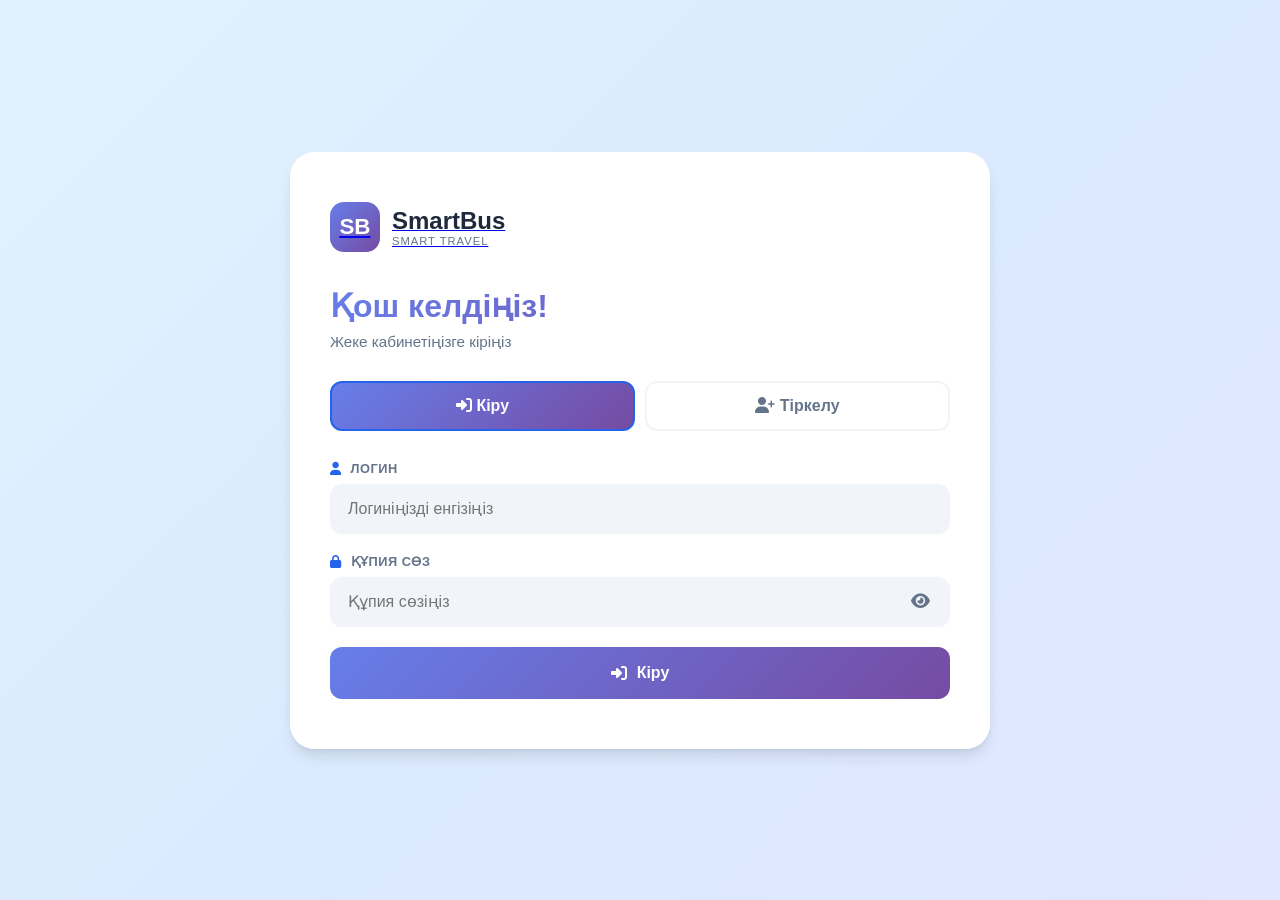
<file: login.html>
<!DOCTYPE html>
<html lang="kk">
<head>
    <meta charset="UTF-8">
    <meta name="viewport" content="width=device-width, initial-scale=1.0">
    <title>SmartBus — Кіру / Тіркелу</title>
    <link rel="stylesheet" href="https://cdnjs.cloudflare.com/ajax/libs/font-awesome/6.4.0/css/all.min.css">
    <style>
        * {
            margin: 0;
            padding: 0;
            box-sizing: border-box;
        }

        :root {
            --primary: #2563eb;
            --primary-dark: #1d4ed8;
            --secondary: #06b6d4;
            --accent: #f59e0b;
            --success: #10b981;
            --danger: #ef4444;
            --dark: #1e293b;
            --gray: #64748b;
            --light: #f1f5f9;
            --white: #ffffff;
            --gradient: linear-gradient(135deg, #667eea 0%, #764ba2 100%);
            --gradient-blue: linear-gradient(135deg, #2563eb 0%, #06b6d4 100%);
            --shadow-lg: 0 10px 15px -3px rgba(0, 0, 0, 0.1), 0 4px 6px -2px rgba(0, 0, 0, 0.05);
        }

        body {
            min-height: 100vh;
            display: flex;
            align-items: center;
            justify-content: center;
            padding: 20px;
            background: linear-gradient(135deg, #e0f2fe 0%, #dbeafe 50%, #e0e7ff 100%);
            color: var(--dark);
            font-family: "Segoe UI", Tahoma, Geneva, Verdana, sans-serif;
        }

        .auth-container {
            width: 100%;
            max-width: 700px;
            display: grid;
            grid-template-columns: 1fr;
            background: var(--white);
            border-radius: 25px;
            overflow: hidden;
            box-shadow: var(--shadow-lg);
        }

        .auth-left {
            padding: 50px 40px;
            background: var(--white);
        }

        @keyframes rotate {
            from { transform: rotate(0deg); }
            to { transform: rotate(360deg); }
        }

        .brand {
            display: flex;
            align-items: center;
            gap: 12px;
            margin-bottom: 35px;
        }

        .brand-mark {
            width: 50px;
            height: 50px;
            border-radius: 14px;
            display: flex;
            align-items: center;
            justify-content: center;
            background: var(--gradient);
            color: white;
            font-size: 1.4rem;
            font-weight: 800;
        }

        .brand b {
            color: var(--dark);
            font-size: 1.5rem;
        }

        .brand small {
            display: block;
            color: var(--gray);
            font-size: 0.7rem;
            letter-spacing: 1px;
        }

        .auth-heading {
            margin-bottom: 30px;
        }

        .auth-heading h1 {
            font-size: 2rem;
            font-weight: 800;
            margin-bottom: 8px;
            background: var(--gradient);
            -webkit-background-clip: text;
            -webkit-text-fill-color: transparent;
            background-clip: text;
        }

        .auth-heading p {
            color: var(--gray);
            font-size: 0.95rem;
        }

        .form-tabs {
            display: flex;
            gap: 10px;
            margin-bottom: 30px;
        }

        .tab-btn {
            flex: 1;
            padding: 14px;
            border: 2px solid var(--light);
            border-radius: 12px;
            background: var(--white);
            color: var(--gray);
            font-size: 1rem;
            font-weight: 700;
            cursor: pointer;
            transition: 0.3s ease;
        }

        .tab-btn.active {
            border-color: var(--primary);
            background: var(--gradient);
            color: white;
        }

        .form-section {
            display: none;
        }

        .form-section.active {
            display: block;
        }

        .field {
            margin-bottom: 20px;
        }

        .field label {
            display: block;
            margin-bottom: 8px;
            color: var(--gray);
            font-size: 0.8rem;
            font-weight: 700;
            letter-spacing: 0.5px;
            text-transform: uppercase;
        }

        .field label i {
            margin-right: 5px;
            color: var(--primary);
        }

        .field input {
            width: 100%;
            padding: 14px 16px;
            border: 2px solid var(--light);
            border-radius: 12px;
            background: var(--light);
            color: var(--dark);
            font-size: 1rem;
            transition: 0.3s ease;
        }

        .field input:focus {
            outline: none;
            border-color: var(--primary);
            background: white;
            box-shadow: 0 0 0 4px rgba(37, 99, 235, 0.1);
        }

        .password-field {
            position: relative;
        }

        .password-field input {
            padding-right: 50px;
        }

        .eye-btn {
            position: absolute;
            top: 50%;
            right: 14px;
            width: 32px;
            height: 32px;
            border: none;
            background: transparent;
            color: var(--gray);
            font-size: 1.05rem;
            cursor: pointer;
            transform: translateY(-50%);
        }

        .eye-btn:hover {
            color: var(--primary);
        }

        .auth-btn {
            width: 100%;
            min-height: 52px;
            margin-top: 10px;
            padding: 15px;
            border: none;
            border-radius: 12px;
            display: flex;
            align-items: center;
            justify-content: center;
            gap: 10px;
            background: var(--gradient);
            color: white;
            font-size: 1rem;
            font-weight: 700;
            cursor: pointer;
            transition: 0.3s ease;
        }

        .auth-btn:hover {
            transform: translateY(-3px);
            box-shadow: 0 12px 20px -3px rgba(99, 102, 241, 0.4);
        }

        .auth-error {
            display: none;
            align-items: center;
            gap: 9px;
            margin-top: 15px;
            padding: 12px 15px;
            border: 1px solid #fecaca;
            border-radius: 11px;
            background: #fee2e2;
            color: #dc2626;
            font-size: 0.85rem;
            font-weight: 600;
        }

        .auth-error.show {
            display: flex;
        }

        .auth-success {
            display: none;
            align-items: center;
            gap: 9px;
            margin-top: 15px;
            padding: 12px 15px;
            border: 1px solid #bbf7d0;
            border-radius: 11px;
            background: #dcfce7;
            color: #16a34a;
            font-size: 0.85rem;
            font-weight: 600;
        }

        .auth-success.show {
            display: flex;
        }

        .demo-box {
            margin-top: 25px;
            padding: 15px;
            border: 2px dashed #cbd5e1;
            border-radius: 12px;
            background: linear-gradient(135deg, #f5f7fa 0%, #c3cfe2 100%);
            text-align: center;
        }

        .demo-box p {
            margin-bottom: 8px;
            color: var(--gray);
            font-size: 0.75rem;
            font-weight: 700;
            letter-spacing: 0.8px;
            text-transform: uppercase;
        }

        .demo-data {
            display: flex;
            align-items: center;
            justify-content: center;
            gap: 10px;
            flex-wrap: wrap;
        }

        .demo-data span {
            padding: 6px 12px;
            border-radius: 8px;
            background: white;
            color: var(--primary);
            font-size: 0.85rem;
            font-weight: 700;
            box-shadow: 0 2px 5px rgba(0, 0, 0, 0.08);
        }

        .page-links {
            display: flex;
            gap: 10px;
            margin-top: 25px;
        }

        .page-link {
            flex: 1;
            min-height: 44px;
            padding: 11px;
            border: 1px solid var(--light);
            border-radius: 10px;
            display: flex;
            align-items: center;
            justify-content: center;
            gap: 8px;
            background: var(--white);
            color: var(--primary);
            font-size: 0.85rem;
            font-weight: 600;
            text-align: center;
            text-decoration: none;
            transition: 0.3s ease;
        }

        .page-link:hover {
            color: var(--primary-dark);
            border-color: var(--primary);
            background: var(--light);
        }

        #toast {
            position: fixed;
            left: 50%;
            bottom: 25px;
            z-index: 9999;
            max-width: 90%;
            padding: 14px 24px;
            border-radius: 12px;
            background: var(--dark);
            color: white;
            font-size: 0.9rem;
            font-weight: 600;
            text-align: center;
            opacity: 0;
            transform: translateX(-50%) translateY(80px);
            transition: 0.35s ease;
        }

        #toast.show {
            opacity: 1;
            transform: translateX(-50%) translateY(0);
        }

        @media (max-width: 768px) {
            .auth-container {
                grid-template-columns: 1fr;
            }

            .auth-right {
                display: none;
            }

            .auth-left {
                padding: 40px 30px;
            }
        }

        @media (max-width: 480px) {
            body {
                padding: 15px;
            }

            .auth-left {
                padding: 30px 22px;
            }

            .auth-heading h1 {
                font-size: 1.7rem;
            }

            .demo-data span {
                font-size: 0.8rem;
            }
        }
    </style>
</head>
<body>
    <div class="auth-container">
        <div class="auth-left">
            <a href="index.html" class="brand">
                <span class="brand-mark">SB</span>
                <div>
                    <b>SmartBus</b>
                    <small>SMART TRAVEL</small>
                </div>
            </a>
            <div class="auth-heading">
                <h1 id="formTitle">Қош келдіңіз!</h1>
                <p id="formSubtitle">Жеке кабинетіңізге кіріңіз</p>
            </div>
            <div class="form-tabs">
                <button type="button" class="tab-btn active" onclick="showLogin()">
                    <i class="fas fa-sign-in-alt"></i> Кіру
                </button>
                <button type="button" class="tab-btn" onclick="showRegister()">
                    <i class="fas fa-user-plus"></i> Тіркелу
                </button>
            </div>
            <form id="loginForm" class="form-section active">
                <div class="field">
                    <label for="loginUsername">
                        <i class="fas fa-user"></i> Логин
                    </label>
                    <input type="text" id="loginUsername" placeholder="Логиніңізді енгізіңіз" required>
                </div>
                <div class="field">
                    <label for="loginPassword">
                        <i class="fas fa-lock"></i> Құпия сөз
                    </label>
                    <div class="password-field">
                        <input type="password" id="loginPassword" placeholder="Құпия сөзіңіз" required>
                        <button type="button" class="eye-btn" onclick="togglePassword('loginPassword', this)">
                            <i class="fas fa-eye"></i>
                        </button>
                    </div>
                </div>
                <div id="loginError" class="auth-error">
                    <i class="fas fa-exclamation-circle"></i>
                    <span>Логин немесе құпия сөз қате</span>
                </div>
                <button type="submit" class="auth-btn">
                    <i class="fas fa-sign-in-alt"></i> Кіру
                </button>
                </div>
            </form>
            <form id="registerForm" class="form-section">
                <div class="field">
                    <label for="regName">
                        <i class="fas fa-user"></i> Аты-жөні
                    </label>
                    <input type="text" id="regName" placeholder="Аты-жөніңіз" required>
                </div>
                <div class="field">
                    <label for="regEmail">
                        <i class="fas fa-envelope"></i> Email
                    </label>
                    <input type="email" id="regEmail" placeholder="example@mail.com" required>
                </div>
                <div class="field">
                    <label for="regUsername">
                        <i class="fas fa-at"></i> Логин
                    </label>
                    <input type="text" id="regUsername" placeholder="Логин таңдаңыз" required>
                </div>
                <div class="field">
                    <label for="regPassword">
                        <i class="fas fa-lock"></i> Құпия сөз
                    </label>
                    <div class="password-field">
                        <input type="password" id="regPassword" placeholder="Құпия сөз" required>
                        <button type="button" class="eye-btn" onclick="togglePassword('regPassword', this)">
                            <i class="fas fa-eye"></i>
                        </button>
                    </div>
                </div>
                <div id="registerError" class="auth-error">
                    <i class="fas fa-exclamation-circle"></i>
                    <span>Бұл логин бос емес</span>
                </div>
                <div id="registerSuccess" class="auth-success">
                    <i class="fas fa-check-circle"></i>
                    <span>Сәтті тіркелдіңіз!</span>
                </div>
                <button type="submit" class="auth-btn">
                    <i class="fas fa-user-plus"></i> Тіркелу
                </button>
            </form>
            
        </div>
    </div>
    <div id="toast"></div>
    <script>
        function showToast(message) {
            let toast = document.getElementById("toast");

            if (!toast) {
                toast = document.createElement("div");
                toast.id = "toast";
                document.body.appendChild(toast);
            }

            toast.textContent = message;
            toast.classList.add("show");

            clearTimeout(window.smartBusToastTimer);
            window.smartBusToastTimer = setTimeout(function() {
                toast.classList.remove("show");
            }, 2500);
        }

        const loginForm = document.getElementById("loginForm");
        const registerForm = document.getElementById("registerForm");
        const loginError = document.getElementById("loginError");
        const registerError = document.getElementById("registerError");
        const registerSuccess = document.getElementById("registerSuccess");
        const formTitle = document.getElementById("formTitle");
        const formSubtitle = document.getElementById("formSubtitle");
        const tabs = document.querySelectorAll(".tab-btn");

        function showLogin() {
            loginForm.classList.add("active");
            registerForm.classList.remove("active");
            tabs[0].classList.add("active");
            tabs[1].classList.remove("active");
            formTitle.textContent = "Қош келдіңіз!";
            formSubtitle.textContent = "Жеке кабинетіңізге кіріңіз";
        }

        function showRegister() {
            loginForm.classList.remove("active");
            registerForm.classList.add("active");
            tabs[0].classList.remove("active");
            tabs[1].classList.add("active");
            formTitle.textContent = "Тіркелу";
            formSubtitle.textContent = "Жаңа аккаунт ашыңыз";
        }

        loginForm.addEventListener("submit", function(event) {
            event.preventDefault();
            const username = document.getElementById("loginUsername").value.trim();
            const password = document.getElementById("loginPassword").value;

            if (password === "1111") {
                const demoUser = {
                    username: username || "user",
                    name: username || "SmartBus User",
                    role: "User",
                    loginTime: new Date().toLocaleString("kk-KZ")
                };

                localStorage.setItem("smartbus_user", JSON.stringify(demoUser));
                loginError.classList.remove("show");
                showToast("✓ Сәтті кірдіңіз!");
                setTimeout(function() {
                    window.location.href = "index.html";
                }, 700);
                return;
            }

            if (username === "admin" && password === "12345") {
                const user = {
                    username: "admin",
                    name: "SmartBus Admin",
                    role: "Administrator",
                    loginTime: new Date().toLocaleString("kk-KZ")
                };
                localStorage.setItem("smartbus_user", JSON.stringify(user));
                loginError.classList.remove("show");
                showToast("✓ Аккаунтқа сәтті кірдіңіз!");
                setTimeout(function() {
                    window.location.href = "admin.html";
                }, 700);
            } else {
                const users = JSON.parse(localStorage.getItem("smartbus_users") || "[]");
                const foundUser = users.find(u => u.username === username && u.password === password);
                if (foundUser) {
                    localStorage.setItem("smartbus_user", JSON.stringify(foundUser));
                    loginError.classList.remove("show");
                    showToast("✓ Сәтті кірдіңіз, " + foundUser.name + "!");
                    setTimeout(function() {
                        window.location.href = "index.html";
                    }, 700);
                } else {
                    loginError.classList.add("show");
                    showToast("⚠ Логин немесе құпия сөз қате!");
                }
            }
        });

        registerForm.addEventListener("submit", function(event) {
            event.preventDefault();
            const name = document.getElementById("regName").value.trim();
            const email = document.getElementById("regEmail").value.trim();
            const username = document.getElementById("regUsername").value.trim();
            const password = document.getElementById("regPassword").value;
            const users = JSON.parse(localStorage.getItem("smartbus_users") || "[]");
            const exists = users.find(u => u.username === username);
            if (exists) {
                registerError.classList.add("show");
                registerSuccess.classList.remove("show");
                showToast("⚠ Бұл логин бос емес!");
            } else {
                const newUser = {
                    username: username,
                    password: password,
                    name: name,
                    email: email,
                    role: "User",
                    registeredAt: new Date().toLocaleString("kk-KZ")
                };
                users.push(newUser);
                localStorage.setItem("smartbus_users", JSON.stringify(users));
                registerError.classList.remove("show");
                registerSuccess.classList.add("show");
                showToast("✓ Сәтті тіркелдіңіз!");
                setTimeout(function() {
                    showLogin();
                    document.getElementById("loginUsername").value = username;
                    registerSuccess.classList.remove("show");
                }, 1500);
            }
        });

        function togglePassword(inputId, btn) {
            const input = document.getElementById(inputId);
            const icon = btn.querySelector("i");
            if (input.type === "password") {
                input.type = "text";
                icon.classList.remove("fa-eye");
                icon.classList.add("fa-eye-slash");
            } else {
                input.type = "password";
                icon.classList.remove("fa-eye-slash");
                icon.classList.add("fa-eye");
            }
        }
    </script>
</body>
</html>
</file>
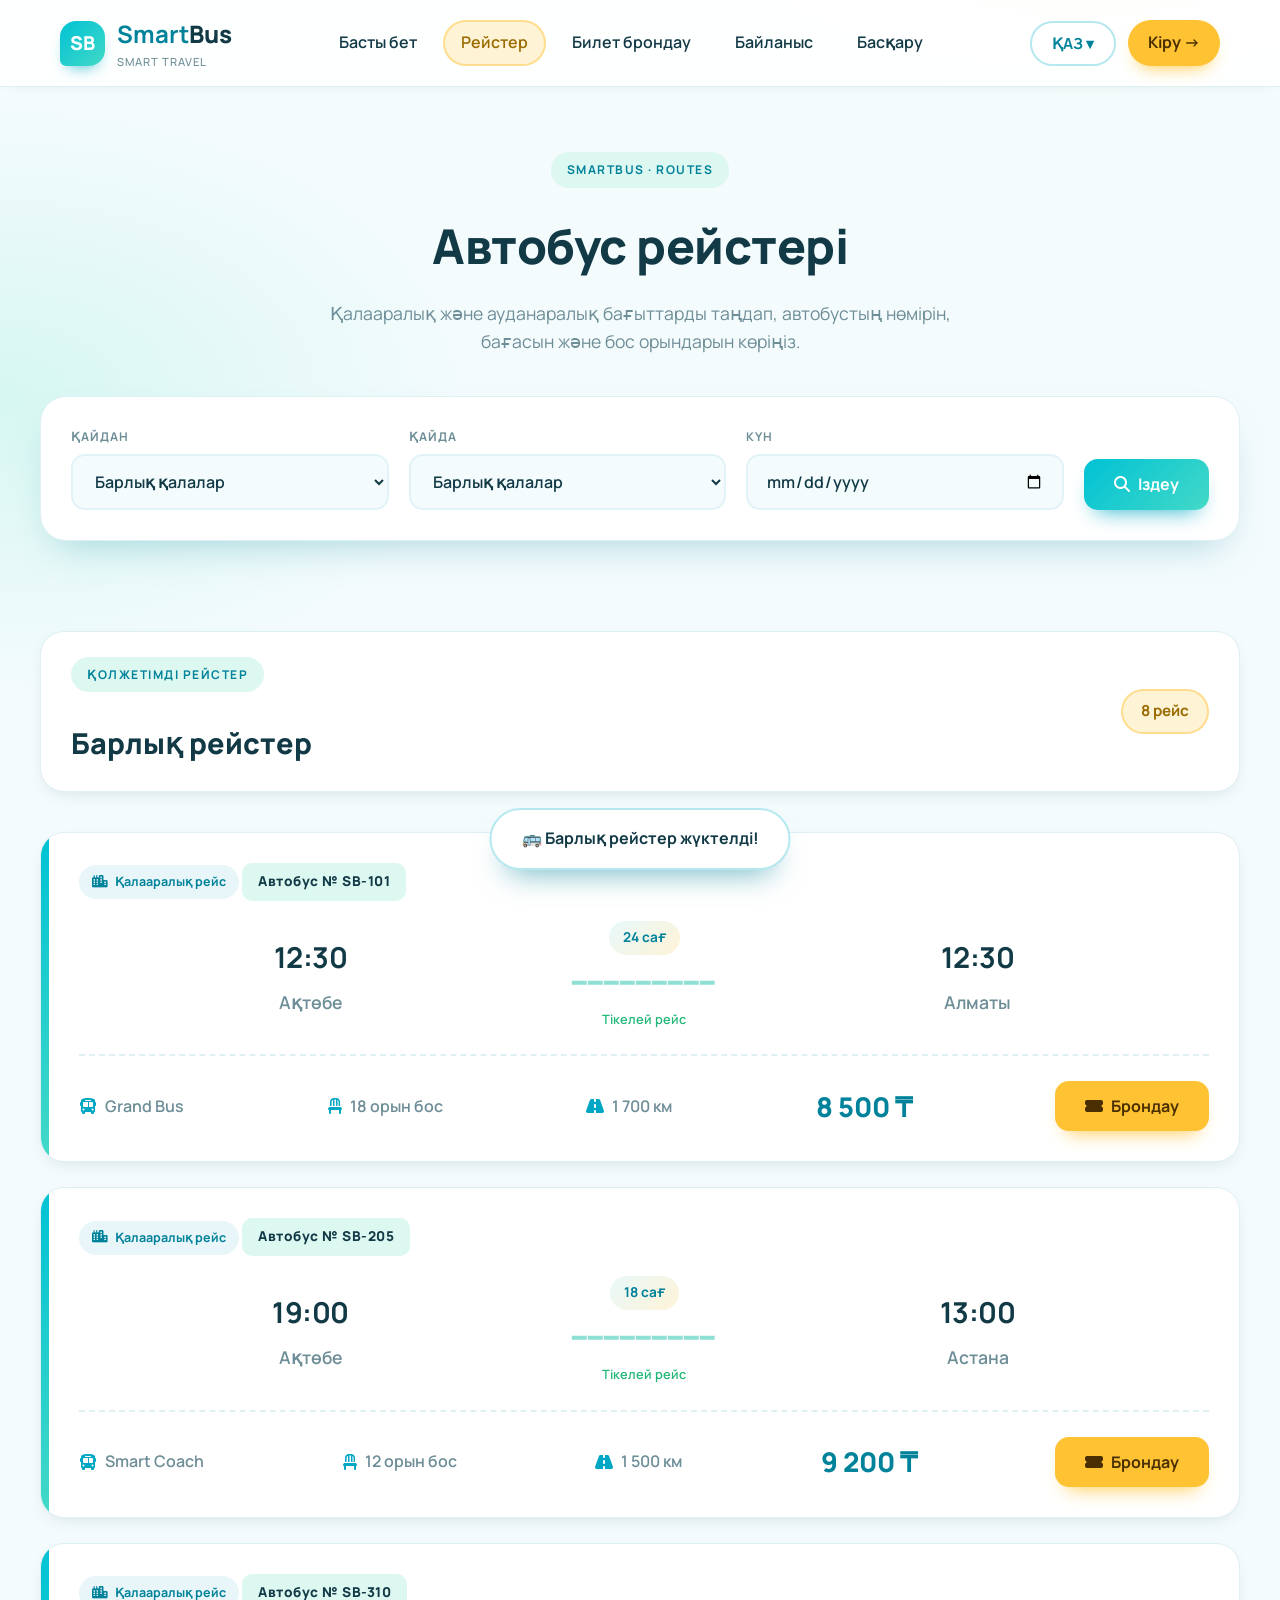
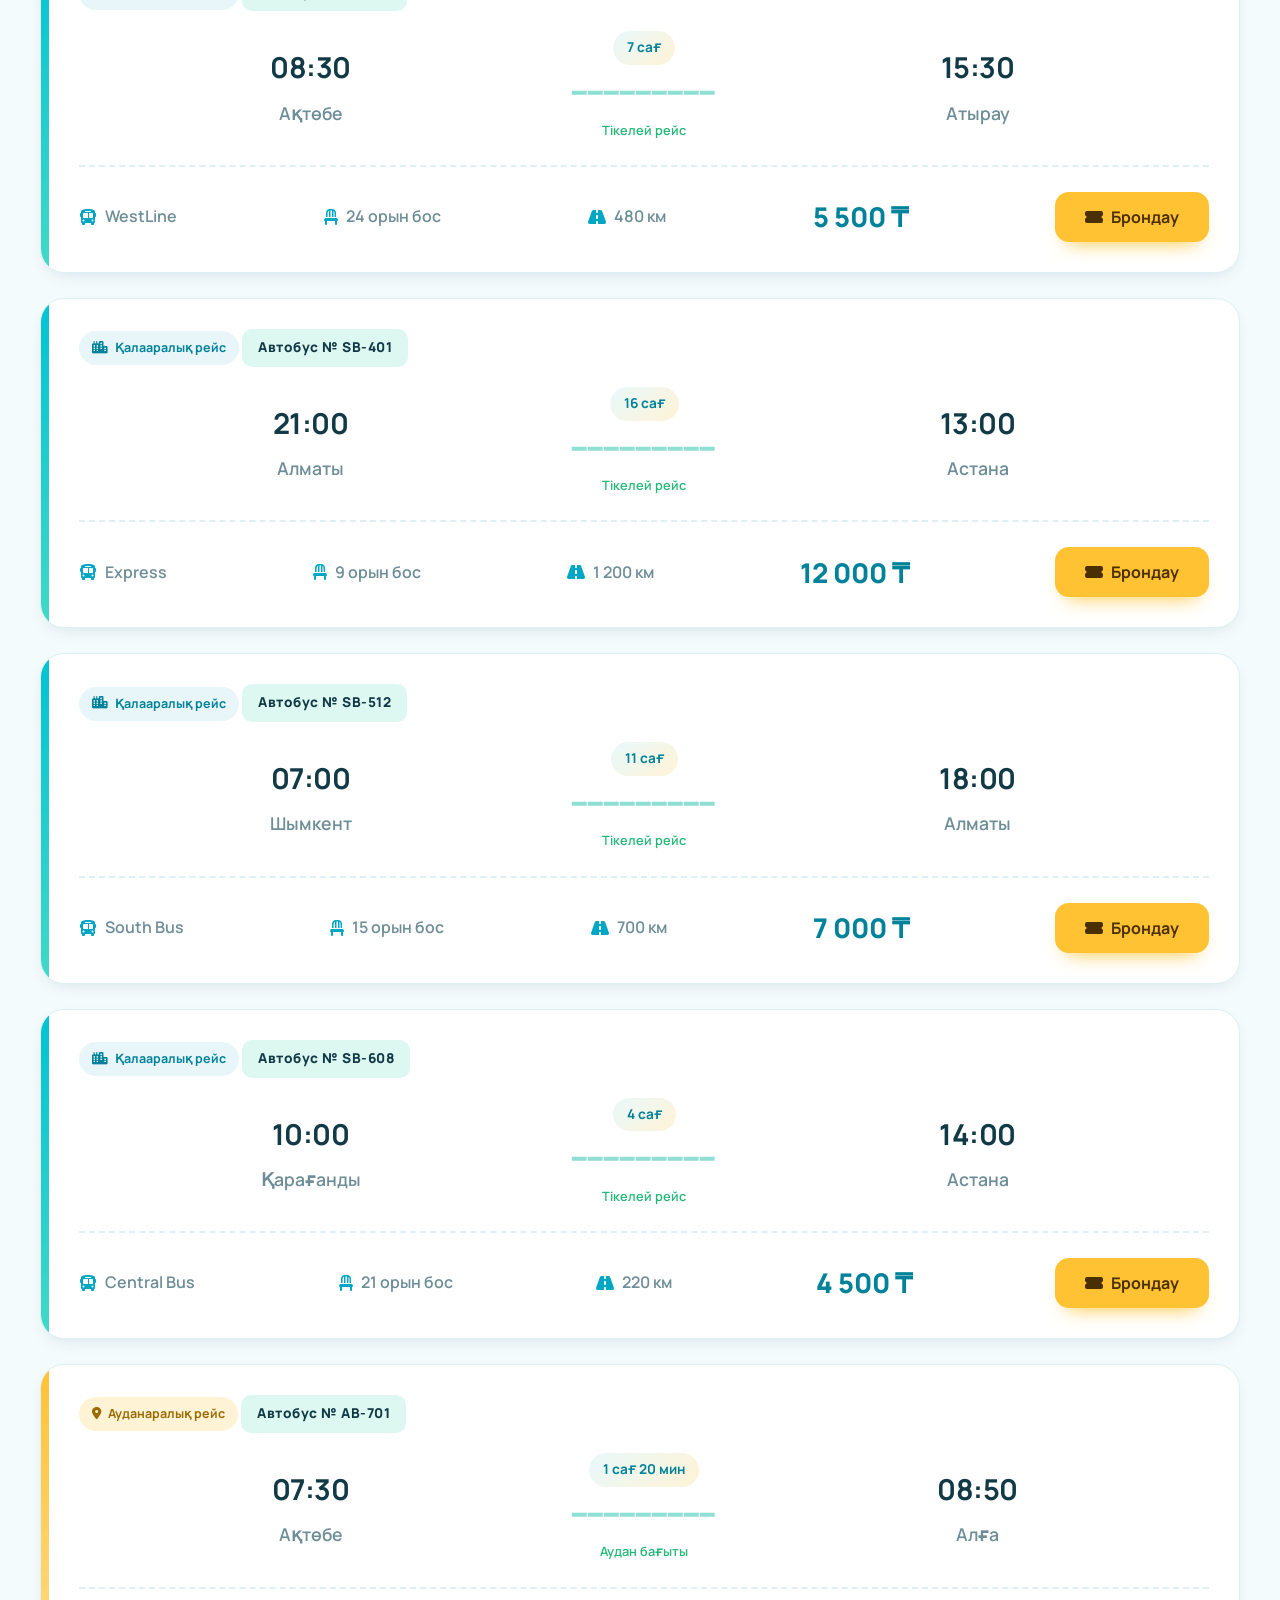
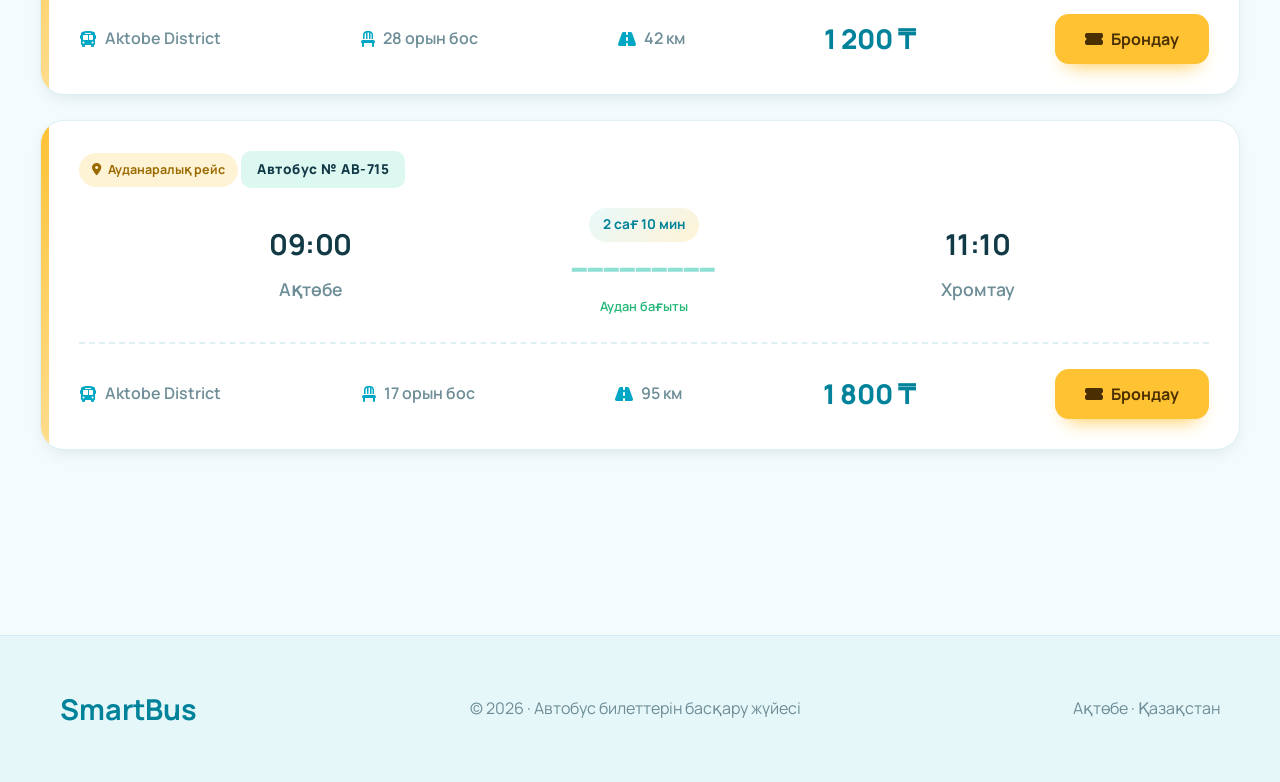
<file: routes.html>
<!DOCTYPE html>
<html lang="kk">
<head>
    <meta charset="UTF-8">
    <meta name="viewport" content="width=device-width, initial-scale=1.0">

    <title>SmartBus — Рейстер</title>

    <link
        rel="stylesheet"
        href="https://cdnjs.cloudflare.com/ajax/libs/font-awesome/6.4.0/css/all.min.css"
    >

    <link rel="preconnect" href="https://fonts.googleapis.com">
    <link rel="preconnect" href="https://fonts.gstatic.com" crossorigin>
    <link
        href="https://fonts.googleapis.com/css2?family=Manrope:wght@400;500;600;700;800&display=swap"
        rel="stylesheet"
    >

    <style>
        * {
            margin: 0;
            padding: 0;
            box-sizing: border-box;
        }

        :root {
            --primary: #00a7c4;
            --primary-dark: #00829a;
            --secondary: #43d9c7;
            --accent: #ffc233;
            --success: #23b877;
            --danger: #ff6b57;
            --dark: #123a46;
            --gray: #6d8d97;
            --light: #e8f6f9;
            --white: #ffffff;

            --paper: #f4fbfd;
            --mint: #ddf7f1;
            --sun-soft: #fff3d6;

            --gradient: linear-gradient(
                135deg,
                #00c2d4 0%,
                #43d9c7 100%
            );

            --gradient-blue: linear-gradient(
                135deg,
                #00a7c4 0%,
                #7ae0d3 100%
            );

            --gradient-light: linear-gradient(
                135deg,
                #e8f9fb 0%,
                #fff3d6 100%
            );

            --shadow: 0 6px 18px -8px rgba(18, 58, 70, 0.18);

            --shadow-lg: 0 18px 40px -18px rgba(0, 130, 154, 0.35);
        }

        body {
            font-family: "Manrope", "Segoe UI", Tahoma, Geneva, Verdana, sans-serif;
            min-height: 100vh;
            color: var(--dark);
            line-height: 1.6;
            background:
                radial-gradient(
                    900px 500px at 85% -5%,
                    #fff0cd 0%,
                    rgba(255, 240, 205, 0) 60%
                ),
                radial-gradient(
                    800px 500px at 0% 10%,
                    #d6f7f1 0%,
                    rgba(214, 247, 241, 0) 60%
                ),
                var(--paper);
        }

        .container {
            width: 100%;
            max-width: 1200px;
            margin: 0 auto;
            padding: 0 20px;
        }

        /* HEADER */

        .site-header {
            position: sticky;
            top: 0;
            z-index: 1000;
            padding: 15px 0;
            background: rgba(255, 255, 255, 0.88);
            backdrop-filter: blur(12px);
            border-bottom: 1px solid #dff0f4;
            box-shadow: 0 2px 14px -10px rgba(18, 58, 70, 0.3);
        }

        .site-header .container {
            display: flex;
            align-items: center;
            justify-content: space-between;
            gap: 20px;
        }

        .brand {
            display: flex;
            align-items: center;
            gap: 12px;
            color: var(--dark);
            font-size: 1.5rem;
            font-weight: 800;
            text-decoration: none;
            white-space: nowrap;
        }

        .brand-mark {
            width: 45px;
            height: 45px;
            border-radius: 16px 16px 16px 6px;
            display: flex;
            align-items: center;
            justify-content: center;
            background: var(--gradient);
            color: white;
            font-size: 1.2rem;
            font-weight: 800;
            box-shadow: 0 8px 16px -8px rgba(0, 167, 196, 0.8);
        }

        .brand b {
            color: var(--primary-dark);
        }

        .brand small {
            display: block;
            color: var(--gray);
            font-size: 0.7rem;
            font-weight: 500;
            letter-spacing: 1px;
        }

        .main-nav {
            display: flex;
            gap: 8px;
        }

        .main-nav a {
            padding: 10px 18px;
            border-radius: 999px;
            color: var(--dark);
            font-weight: 600;
            text-decoration: none;
            transition: 0.25s ease;
        }

        .main-nav a:hover {
            background: var(--mint);
            color: var(--primary-dark);
        }

        .main-nav a.active {
            background: var(--sun-soft);
            color: #9a6b00;
            box-shadow: inset 0 0 0 2px #ffdd8f;
        }

        .header-actions {
            display: flex;
            align-items: center;
            gap: 12px;
        }

        .lang-btn,
        .login-btn {
            padding: 10px 20px;
            border-radius: 999px;
            font-weight: 700;
            text-decoration: none;
            transition: 0.25s ease;
        }

        .lang-btn {
            border: 2px solid #b6e8ef;
            background: white;
            color: var(--primary-dark);
            cursor: pointer;
            font-family: inherit;
            font-size: 0.95rem;
        }

        .lang-btn:hover {
            background: var(--light);
            border-color: var(--primary);
        }

        .login-btn {
            background: var(--accent);
            color: #4a3000;
            box-shadow: 0 10px 18px -10px rgba(255, 194, 51, 1);
        }

        .login-btn:hover {
            background: #ffcf5c;
            transform: translateY(-2px);
        }

        /* PAGE HERO */

        .page-hero {
            padding: 65px 0 40px;
            text-align: center;
        }

        .eyebrow {
            display: inline-block;
            margin-bottom: 20px;
            padding: 8px 16px;
            border-radius: 999px;
            background: var(--mint);
            color: var(--primary-dark);
            font-size: 0.75rem;
            font-weight: 700;
            letter-spacing: 1.5px;
        }

        .page-hero h1 {
            margin-bottom: 15px;
            font-size: 3rem;
            font-weight: 800;
            letter-spacing: -0.5px;
            color: var(--dark);
        }

        .page-hero p {
            max-width: 680px;
            margin: 0 auto;
            color: var(--gray);
            font-size: 1.1rem;
        }

        /* SEARCH */

        .route-search {
            display: grid;
            grid-template-columns: 1fr 1fr 1fr auto;
            align-items: end;
            gap: 20px;
            margin-bottom: 50px;
            padding: 30px;
            border-radius: 26px;
            background: white;
            border: 1px solid #ddf0f4;
            box-shadow: var(--shadow-lg);
        }

        .field {
            display: flex;
            flex-direction: column;
            gap: 8px;
        }

        .field label {
            color: var(--gray);
            font-size: 0.75rem;
            font-weight: 700;
            letter-spacing: 1px;
        }

        .field select,
        .field input {
            width: 100%;
            padding: 14px 18px;
            border: 2px solid #e2f3f7;
            border-radius: 14px;
            background: var(--paper);
            color: var(--dark);
            font-family: inherit;
            font-size: 1rem;
            font-weight: 600;
            cursor: pointer;
            transition: 0.25s ease;
        }

        .field select:focus,
        .field input:focus {
            outline: none;
            border-color: var(--primary);
            background: white;
            box-shadow: 0 0 0 4px rgba(0, 167, 196, 0.15);
        }

        .primary-btn {
            display: inline-flex;
            align-items: center;
            justify-content: center;
            gap: 8px;
            min-height: 51px;
            padding: 14px 30px;
            border: none;
            border-radius: 14px;
            background: var(--gradient);
            color: white;
            font-family: inherit;
            font-size: 1rem;
            font-weight: 700;
            cursor: pointer;
            white-space: nowrap;
            transition: 0.25s ease;
            box-shadow: 0 12px 22px -12px rgba(0, 167, 196, 0.9);
        }

        .primary-btn:hover {
            transform: translateY(-2px);
            box-shadow: 0 16px 26px -12px rgba(0, 167, 196, 0.9);
        }

        /* SECTION HEADING */

        .routes-section {
            padding: 40px 0 80px;
        }

        .section-heading {
            display: flex;
            align-items: center;
            justify-content: space-between;
            gap: 20px;
            margin-bottom: 40px;
            padding: 25px 30px;
            border-radius: 24px;
            background: white;
            border: 1px solid #ddf0f4;
            box-shadow: var(--shadow);
        }

        .section-heading h2 {
            margin-top: 8px;
            font-size: 1.8rem;
            font-weight: 800;
        }

        .route-count {
            padding: 10px 20px;
            border-radius: 999px;
            background: var(--sun-soft);
            color: #9a6b00;
            font-size: 0.95rem;
            font-weight: 700;
            white-space: nowrap;
            box-shadow: inset 0 0 0 2px #ffdd8f;
        }

        /* BUS CARD */

        .bus-card {
            position: relative;
            display: block;
            overflow: hidden;
            margin-bottom: 25px;
            padding: 30px 30px 30px 38px;
            border: 1px solid #ddf0f4;
            border-radius: 24px;
            background: white;
            box-shadow: var(--shadow);
            transition: 0.25s ease;
        }

        .bus-card::before {
            content: "";
            position: absolute;
            top: 0;
            left: 0;
            bottom: 0;
            width: 8px;
            background: var(--gradient);
        }

        .bus-card[data-type="district"]::before {
            background: linear-gradient(135deg, #ffc233 0%, #ffdd8f 100%);
        }

        .bus-card:hover {
            border-color: #b6e8ef;
            transform: translateY(-4px);
            box-shadow: var(--shadow-lg);
        }

        .bus-card.hidden {
            display: none;
        }

        .route-type {
            display: inline-flex;
            align-items: center;
            gap: 7px;
            margin-bottom: 15px;
            padding: 7px 13px;
            border-radius: 999px;
            background: var(--light);
            color: var(--primary-dark);
            font-size: 0.78rem;
            font-weight: 700;
        }

        .route-type.district {
            background: var(--sun-soft);
            color: #9a6b00;
        }

        .bus-number {
            display: inline-block;
            margin-bottom: 20px;
            padding: 8px 16px;
            border-radius: 10px;
            background: var(--mint);
            color: var(--dark);
            font-size: 0.85rem;
            font-weight: 800;
            letter-spacing: 0.5px;
        }

        .bus-main {
            display: grid;
            grid-template-columns: 1fr auto 1fr;
            align-items: center;
            gap: 30px;
            margin-bottom: 25px;
        }

        .city {
            text-align: center;
        }

        .city b {
            display: block;
            margin-bottom: 8px;
            color: var(--dark);
            font-size: 1.8rem;
            letter-spacing: -0.5px;
        }

        .city span {
            color: var(--gray);
            font-size: 1.1rem;
            font-weight: 600;
        }

        .duration {
            display: flex;
            flex-direction: column;
            align-items: center;
            gap: 8px;
            text-align: center;
        }

        .duration span {
            padding: 6px 14px;
            border-radius: 999px;
            background: var(--gradient-light);
            color: var(--primary-dark);
            font-size: 0.85rem;
            font-weight: 700;
        }

        .duration .line {
            color: #8fdfd4;
            font-size: 1.5rem;
            letter-spacing: 2px;
            white-space: nowrap;
        }

        .duration small {
            color: var(--success);
            font-size: 0.8rem;
            font-weight: 600;
        }

        .bus-info {
            display: flex;
            align-items: center;
            justify-content: space-between;
            flex-wrap: wrap;
            gap: 20px;
            padding-top: 25px;
            border-top: 2px dashed #dff0f4;
        }

        .bus-info span {
            display: flex;
            align-items: center;
            gap: 8px;
            color: var(--gray);
            font-weight: 600;
        }

        .bus-info span i {
            color: var(--primary);
        }

        .bus-price {
            color: var(--primary-dark);
            font-size: 1.7rem;
            font-weight: 800;
        }

        .book-btn {
            display: inline-flex;
            align-items: center;
            justify-content: center;
            gap: 8px;
            padding: 14px 30px;
            border: none;
            border-radius: 14px;
            background: var(--accent);
            color: #4a3000;
            font-family: inherit;
            font-size: 1rem;
            font-weight: 700;
            cursor: pointer;
            transition: 0.25s ease;
            box-shadow: 0 12px 20px -12px rgba(255, 194, 51, 1);
        }

        .book-btn:hover {
            background: #ffcf5c;
            transform: translateY(-2px);
        }

        /* EMPTY STATE */

        .empty-state {
            padding: 80px 20px;
            border-radius: 24px;
            background: white;
            border: 1px solid #ddf0f4;
            box-shadow: var(--shadow);
            text-align: center;
        }

        .empty-state-icon {
            margin-bottom: 20px;
            font-size: 4rem;
        }

        .empty-state h3 {
            margin-bottom: 10px;
            font-size: 1.5rem;
        }

        .empty-state p {
            color: var(--gray);
        }

        /* FOOTER */

        .footer {
            margin-top: 80px;
            padding: 50px 0;
            background: #e6f7fa;
            border-top: 1px solid #cfeef4;
            color: var(--dark);
        }

        .footer .container {
            display: flex;
            align-items: center;
            justify-content: space-between;
            flex-wrap: wrap;
            gap: 20px;
        }

        .footer b {
            font-size: 1.8rem;
            color: var(--primary-dark);
        }

        .footer span {
            color: var(--gray);
        }

        /* TOAST */

        #toast {
            position: fixed;
            left: 50%;
            bottom: 30px;
            z-index: 9999;
            max-width: 90%;
            padding: 16px 30px;
            border-radius: 999px;
            background: white;
            color: var(--dark);
            font-weight: 700;
            text-align: center;
            border: 2px solid #b6e8ef;
            box-shadow: 0 18px 30px -16px rgba(0, 130, 154, 0.6);
            opacity: 0;
            transform: translateX(-50%) translateY(100px);
            transition: 0.4s ease;
        }

        #toast.show {
            opacity: 1;
            transform: translateX(-50%) translateY(0);
        }

        :focus-visible {
            outline: 3px solid var(--primary);
            outline-offset: 2px;
        }

        @media (prefers-reduced-motion: reduce) {
            * {
                transition: none !important;
            }
        }

        /* RESPONSIVE */

        @media (max-width: 1024px) {
            .route-search {
                grid-template-columns: 1fr;
            }

            .bus-main {
                grid-template-columns: 1fr;
                gap: 20px;
            }

            .duration {
                flex-direction: row;
                justify-content: center;
            }
        }

        @media (max-width: 768px) {
            .site-header .container {
                flex-wrap: wrap;
                justify-content: center;
            }

            .main-nav {
                display: none;
            }

            .page-hero h1 {
                font-size: 2.2rem;
            }

            .section-heading {
                flex-direction: column;
                align-items: center;
                text-align: center;
            }

            .bus-info {
                flex-direction: column;
                text-align: center;
            }

            .bus-info span,
            .bus-price {
                justify-content: center;
            }

            .book-btn {
                width: 100%;
            }

            .footer .container {
                flex-direction: column;
                text-align: center;
            }
        }

        @media (max-width: 480px) {
            .header-actions {
                width: 100%;
                justify-content: center;
            }

            .lang-btn,
            .login-btn {
                padding: 9px 14px;
                font-size: 0.85rem;
            }

            .bus-card {
                padding: 22px 18px 22px 26px;
            }

            .city b {
                font-size: 1.5rem;
            }

            .duration .line {
                font-size: 1rem;
            }
        }
    </style>
</head>

<body>

<header class="site-header">
    <div class="container">

        <a href="../index.html" class="brand">
            <span class="brand-mark">SB</span>

            <span>
                <b>Smart</b>Bus
                <small>SMART TRAVEL</small>
            </span>
        </a>

        <nav class="main-nav">
            <a href="../index.html">
                Басты бет
            </a>

            <a href="routes.html" class="active">
                Рейстер
            </a>

            <a href="booking.html"> Билет брондау
                
                <a href="contacts.html">Байланыс</a>

            <a href="login.html">
                Басқару
            </a>
        </nav>

        <div class="header-actions">

            <button
                class="lang-btn"
                type="button"
                onclick="changeLanguage()">
                ҚАЗ ▾
            </button>

            <a
                href="login.html"
                class="login-btn">
                Кіру →
            </a>

        </div>

    </div>
</header>

<main>

    <section class="page-hero container">

        <span class="eyebrow">
            SMARTBUS · ROUTES
        </span>

        <h1>
            Автобус рейстері
        </h1>

        <p>
            Қалааралық және ауданаралық бағыттарды таңдап,
            автобустың нөмірін, бағасын және бос орындарын көріңіз.
        </p>

    </section>

    <section class="route-search container">

        <div class="field">

            <label for="from">
                ҚАЙДАН
            </label>

            <select id="from">
                <option value="">
                    Барлық қалалар
                </option>

                <option>Ақтөбе</option>
                <option>Астана</option>
                <option>Алматы</option>
                <option>Шымкент</option>
                <option>Атырау</option>
                <option>Ақтау</option>
                <option>Орал</option>
                <option>Қызылорда</option>
                <option>Түркістан</option>
                <option>Тараз</option>
                <option>Қарағанды</option>
                <option>Павлодар</option>
                <option>Өскемен</option>
                <option>Семей</option>
                <option>Петропавл</option>
                <option>Көкшетау</option>
                <option>Қостанай</option>
                <option>Талдықорған</option>
                <option>Қонаев</option>
                <option>Жезқазған</option>
            </select>

        </div>

        <div class="field">

            <label for="to">
                ҚАЙДА
            </label>

            <select id="to">
                <option value="">
                    Барлық қалалар
                </option>

                <option>Ақтөбе</option>
                <option>Астана</option>
                <option>Алматы</option>
                <option>Шымкент</option>
                <option>Атырау</option>
                <option>Ақтау</option>
                <option>Орал</option>
                <option>Қызылорда</option>
                <option>Түркістан</option>
                <option>Тараз</option>
                <option>Қарағанды</option>
                <option>Павлодар</option>
                <option>Өскемен</option>
                <option>Семей</option>
                <option>Петропавл</option>
                <option>Көкшетау</option>
                <option>Қостанай</option>
                <option>Талдықорған</option>
                <option>Қонаев</option>
                <option>Жезқазған</option>
            </select>

        </div>

        <div class="field">

            <label for="date">
                КҮН
            </label>

            <input
                type="date"
                id="date">

        </div>

        <button
            type="button"
            class="primary-btn"
            onclick="filterRoutes()">

            <i class="fas fa-search"></i>
            Іздеу

        </button>

    </section>

    <section class="routes-section container">

        <div class="section-heading">

            <div>

                <span class="eyebrow">
                    ҚОЛЖЕТІМДІ РЕЙСТЕР
                </span>

                <h2 id="resultTitle">
                    Барлық рейстер
                </h2>

            </div>

            <span
                class="route-count"
                id="routeCount">
                8 рейс
            </span>

        </div>

        <div id="routesList">

            <!-- ҚАЛААРАЛЫҚ 1 -->

            <article
                class="bus-card"
                data-type="city"
                data-from="Ақтөбе"
                data-to="Алматы">

                <div class="route-type">
                    <i class="fas fa-city"></i>
                    Қалааралық рейс
                </div>

                <div class="bus-number">
                    Автобус № SB-101
                </div>

                <div class="bus-main">

                    <div class="city">
                        <b>12:30</b>
                        <span>Ақтөбе</span>
                    </div>

                    <div class="duration">
                        <span>24 сағ</span>
                        <div class="line">━━━━━━━━━</div>
                        <small>Тікелей рейс</small>
                    </div>

                    <div class="city">
                        <b>12:30</b>
                        <span>Алматы</span>
                    </div>

                </div>

                <div class="bus-info">

                    <span>
                        <i class="fas fa-bus"></i>
                        Grand Bus
                    </span>

                    <span>
                        <i class="fas fa-chair"></i>
                        18 орын бос
                    </span>

                    <span>
                        <i class="fas fa-road"></i>
                        1 700 км
                    </span>

                    <strong class="bus-price">
                        8 500 ₸
                    </strong>

                    <button
                        type="button"
                        class="book-btn"
                        onclick="bookRoute(
                            'SB-101',
                            'Қалааралық',
                            'Ақтөбе',
                            'Алматы',
                            '12:30',
                            '8 500',
                            'Grand Bus'
                        )">

                        <i class="fas fa-ticket-alt"></i>
                        Брондау

                    </button>

                </div>

            </article>

            <!-- ҚАЛААРАЛЫҚ 2 -->

            <article
                class="bus-card"
                data-type="city"
                data-from="Ақтөбе"
                data-to="Астана">

                <div class="route-type">
                    <i class="fas fa-city"></i>
                    Қалааралық рейс
                </div>

                <div class="bus-number">
                    Автобус № SB-205
                </div>

                <div class="bus-main">

                    <div class="city">
                        <b>19:00</b>
                        <span>Ақтөбе</span>
                    </div>

                    <div class="duration">
                        <span>18 сағ</span>
                        <div class="line">━━━━━━━━━</div>
                        <small>Тікелей рейс</small>
                    </div>

                    <div class="city">
                        <b>13:00</b>
                        <span>Астана</span>
                    </div>

                </div>

                <div class="bus-info">

                    <span>
                        <i class="fas fa-bus"></i>
                        Smart Coach
                    </span>

                    <span>
                        <i class="fas fa-chair"></i>
                        12 орын бос
                    </span>

                    <span>
                        <i class="fas fa-road"></i>
                        1 500 км
                    </span>

                    <strong class="bus-price">
                        9 200 ₸
                    </strong>

                    <button
                        type="button"
                        class="book-btn"
                        onclick="bookRoute(
                            'SB-205',
                            'Қалааралық',
                            'Ақтөбе',
                            'Астана',
                            '19:00',
                            '9 200',
                            'Smart Coach'
                        )">

                        <i class="fas fa-ticket-alt"></i>
                        Брондау

                    </button>

                </div>

            </article>

            <!-- ҚАЛААРАЛЫҚ 3 -->

            <article
                class="bus-card"
                data-type="city"
                data-from="Ақтөбе"
                data-to="Атырау">

                <div class="route-type">
                    <i class="fas fa-city"></i>
                    Қалааралық рейс
                </div>

                <div class="bus-number">
                    Автобус № SB-310
                </div>

                <div class="bus-main">

                    <div class="city">
                        <b>08:30</b>
                        <span>Ақтөбе</span>
                    </div>

                    <div class="duration">
                        <span>7 сағ</span>
                        <div class="line">━━━━━━━━━</div>
                        <small>Тікелей рейс</small>
                    </div>

                    <div class="city">
                        <b>15:30</b>
                        <span>Атырау</span>
                    </div>

                </div>

                <div class="bus-info">

                    <span>
                        <i class="fas fa-bus"></i>
                        WestLine
                    </span>

                    <span>
                        <i class="fas fa-chair"></i>
                        24 орын бос
                    </span>

                    <span>
                        <i class="fas fa-road"></i>
                        480 км
                    </span>

                    <strong class="bus-price">
                        5 500 ₸
                    </strong>

                    <button
                        type="button"
                        class="book-btn"
                        onclick="bookRoute(
                            'SB-310',
                            'Қалааралық',
                            'Ақтөбе',
                            'Атырау',
                            '08:30',
                            '5 500',
                            'WestLine'
                        )">

                        <i class="fas fa-ticket-alt"></i>
                        Брондау

                    </button>

                </div>

            </article>

            <!-- ҚАЛААРАЛЫҚ 4 -->

            <article
                class="bus-card"
                data-type="city"
                data-from="Алматы"
                data-to="Астана">

                <div class="route-type">
                    <i class="fas fa-city"></i>
                    Қалааралық рейс
                </div>

                <div class="bus-number">
                    Автобус № SB-401
                </div>

                <div class="bus-main">

                    <div class="city">
                        <b>21:00</b>
                        <span>Алматы</span>
                    </div>

                    <div class="duration">
                        <span>16 сағ</span>
                        <div class="line">━━━━━━━━━</div>
                        <small>Тікелей рейс</small>
                    </div>

                    <div class="city">
                        <b>13:00</b>
                        <span>Астана</span>
                    </div>

                </div>

                <div class="bus-info">

                    <span>
                        <i class="fas fa-bus"></i>
                        Express
                    </span>

                    <span>
                        <i class="fas fa-chair"></i>
                        9 орын бос
                    </span>

                    <span>
                        <i class="fas fa-road"></i>
                        1 200 км
                    </span>

                    <strong class="bus-price">
                        12 000 ₸
                    </strong>

                    <button
                        type="button"
                        class="book-btn"
                        onclick="bookRoute(
                            'SB-401',
                            'Қалааралық',
                            'Алматы',
                            'Астана',
                            '21:00',
                            '12 000',
                            'Express'
                        )">

                        <i class="fas fa-ticket-alt"></i>
                        Брондау

                    </button>

                </div>

            </article>

            <!-- ҚАЛААРАЛЫҚ 5 -->

            <article
                class="bus-card"
                data-type="city"
                data-from="Шымкент"
                data-to="Алматы">

                <div class="route-type">
                    <i class="fas fa-city"></i>
                    Қалааралық рейс
                </div>

                <div class="bus-number">
                    Автобус № SB-512
                </div>

                <div class="bus-main">

                    <div class="city">
                        <b>07:00</b>
                        <span>Шымкент</span>
                    </div>

                    <div class="duration">
                        <span>11 сағ</span>
                        <div class="line">━━━━━━━━━</div>
                        <small>Тікелей рейс</small>
                    </div>

                    <div class="city">
                        <b>18:00</b>
                        <span>Алматы</span>
                    </div>

                </div>

                <div class="bus-info">

                    <span>
                        <i class="fas fa-bus"></i>
                        South Bus
                    </span>

                    <span>
                        <i class="fas fa-chair"></i>
                        15 орын бос
                    </span>

                    <span>
                        <i class="fas fa-road"></i>
                        700 км
                    </span>

                    <strong class="bus-price">
                        7 000 ₸
                    </strong>

                    <button
                        type="button"
                        class="book-btn"
                        onclick="bookRoute(
                            'SB-512',
                            'Қалааралық',
                            'Шымкент',
                            'Алматы',
                            '07:00',
                            '7 000',
                            'South Bus'
                        )">

                        <i class="fas fa-ticket-alt"></i>
                        Брондау

                    </button>

                </div>

            </article>

            <!-- ҚАЛААРАЛЫҚ 6 -->

            <article
                class="bus-card"
                data-type="city"
                data-from="Қарағанды"
                data-to="Астана">

                <div class="route-type">
                    <i class="fas fa-city"></i>
                    Қалааралық рейс
                </div>

                <div class="bus-number">
                    Автобус № SB-608
                </div>

                <div class="bus-main">

                    <div class="city">
                        <b>10:00</b>
                        <span>Қарағанды</span>
                    </div>

                    <div class="duration">
                        <span>4 сағ</span>
                        <div class="line">━━━━━━━━━</div>
                        <small>Тікелей рейс</small>
                    </div>

                    <div class="city">
                        <b>14:00</b>
                        <span>Астана</span>
                    </div>

                </div>

                <div class="bus-info">

                    <span>
                        <i class="fas fa-bus"></i>
                        Central Bus
                    </span>

                    <span>
                        <i class="fas fa-chair"></i>
                        21 орын бос
                    </span>

                    <span>
                        <i class="fas fa-road"></i>
                        220 км
                    </span>

                    <strong class="bus-price">
                        4 500 ₸
                    </strong>

                    <button
                        type="button"
                        class="book-btn"
                        onclick="bookRoute(
                            'SB-608',
                            'Қалааралық',
                            'Қарағанды',
                            'Астана',
                            '10:00',
                            '4 500',
                            'Central Bus'
                        )">

                        <i class="fas fa-ticket-alt"></i>
                        Брондау

                    </button>

                </div>

            </article>

            <!-- АУДАНАРАЛЫҚ 1 -->

            <article
                class="bus-card"
                data-type="district"
                data-from="Ақтөбе"
                data-to="Алға">

                <div class="route-type district">
                    <i class="fas fa-map-marker-alt"></i>
                    Ауданаралық рейс
                </div>

                <div class="bus-number">
                    Автобус № AB-701
                </div>

                <div class="bus-main">

                    <div class="city">
                        <b>07:30</b>
                        <span>Ақтөбе</span>
                    </div>

                    <div class="duration">
                        <span>1 сағ 20 мин</span>
                        <div class="line">━━━━━━━━━</div>
                        <small>Аудан бағыты</small>
                    </div>

                    <div class="city">
                        <b>08:50</b>
                        <span>Алға</span>
                    </div>

                </div>

                <div class="bus-info">

                    <span>
                        <i class="fas fa-bus"></i>
                        Aktobe District
                    </span>

                    <span>
                        <i class="fas fa-chair"></i>
                        28 орын бос
                    </span>

                    <span>
                        <i class="fas fa-road"></i>
                        42 км
                    </span>

                    <strong class="bus-price">
                        1 200 ₸
                    </strong>

                    <button
                        type="button"
                        class="book-btn"
                        onclick="bookRoute(
                            'AB-701',
                            'Ауданаралық',
                            'Ақтөбе',
                            'Алға',
                            '07:30',
                            '1 200',
                            'Aktobe District'
                        )">

                        <i class="fas fa-ticket-alt"></i>
                        Брондау

                    </button>

                </div>

            </article>

            <!-- АУДАНАРАЛЫҚ 2 -->

            <article
                class="bus-card"
                data-type="district"
                data-from="Ақтөбе"
                data-to="Хромтау">

                <div class="route-type district">
                    <i class="fas fa-map-marker-alt"></i>
                    Ауданаралық рейс
                </div>

                <div class="bus-number">
                    Автобус № AB-715
                </div>

                <div class="bus-main">

                    <div class="city">
                        <b>09:00</b>
                        <span>Ақтөбе</span>
                    </div>

                    <div class="duration">
                        <span>2 сағ 10 мин</span>
                        <div class="line">━━━━━━━━━</div>
                        <small>Аудан бағыты</small>
                    </div>

                    <div class="city">
                        <b>11:10</b>
                        <span>Хромтау</span>
                    </div>

                </div>

                <div class="bus-info">

                    <span>
                        <i class="fas fa-bus"></i>
                        Aktobe District
                    </span>

                    <span>
                        <i class="fas fa-chair"></i>
                        17 орын бос
                    </span>

                    <span>
                        <i class="fas fa-road"></i>
                        95 км
                    </span>

                    <strong class="bus-price">
                        1 800 ₸
                    </strong>

                    <button
                        type="button"
                        class="book-btn"
                        onclick="bookRoute(
                            'AB-715',
                            'Ауданаралық',
                            'Ақтөбе',
                            'Хромтау',
                            '09:00',
                            '1 800',
                            'Aktobe District'
                        )">

                        <i class="fas fa-ticket-alt"></i>
                        Брондау

                    </button>

                </div>

            </article>

        </div>

        <div
            id="empty"
            class="empty-state"
            style="display: none;">

            <div class="empty-state-icon">
                🚌
            </div>

            <h3>
                Рейс табылмады
            </h3>

            <p>
                Басқа бағытты немесе қаланы таңдап көріңіз.
            </p>

        </div>

    </section>

</main>

<footer class="footer">

    <div class="container">

        <b>
            SmartBus
        </b>

        <span>
            © 2026 · Автобус билеттерін басқару жүйесі
        </span>

        <span>
            Ақтөбе · Қазақстан
        </span>

    </div>

</footer>

<div id="toast"></div>

<script>
    const dateInput = document.getElementById("date");

    const now = new Date();
    const year = now.getFullYear();
    const month = String(now.getMonth() + 1).padStart(2, "0");
    const day = String(now.getDate()).padStart(2, "0");

    dateInput.min = `${year}-${month}-${day}`;


    document.addEventListener("DOMContentLoaded", function() {
        renderSavedRoutes();
        updateRouteAvailability();

        const savedFrom =
            localStorage.getItem("smartbus_from");

        const savedTo =
            localStorage.getItem("smartbus_to");

        const savedDate =
            localStorage.getItem("smartbus_date");

        if (savedFrom) {
            document.getElementById("from").value = savedFrom;
        }

        if (savedTo) {
            document.getElementById("to").value = savedTo;
        }

        if (savedDate) {
            document.getElementById("date").value = savedDate;
        }

        if (savedFrom || savedTo) {
            filterRoutes(false);
        }

        setTimeout(function() {
            showToast("🚌 Барлық рейстер жүктелді!");
        }, 500);
    });


    function renderSavedRoutes() {
        const routesList =
            document.getElementById("routesList");

        const savedRoutes = JSON.parse(
            localStorage.getItem("smartbus_routes") || "[]"
        );

        savedRoutes.forEach(function(route) {
            const card = document.createElement("article");

            card.className = "bus-card";
            card.dataset.type = "city";
            card.dataset.from = route.from;
            card.dataset.to = route.to;
            card.dataset.busNumber = route.id;
            card.dataset.baseAvailable = "40";

            card.innerHTML = `
                <div class="route-type">
                    <i class="fas fa-city"></i>
                    Жаңа рейс
                </div>

                <div class="bus-number">
                    Автобус № ${escapeHTML(route.id)}
                </div>

                <div class="bus-main">
                    <div class="city">
                        <b>${escapeHTML(route.time)}</b>
                        <span>${escapeHTML(route.from)}</span>
                    </div>

                    <div class="duration">
                        <span>Тікелей рейс</span>
                        <div class="line">━━━━━━━━━</div>
                        <small>Жаңа бағыт</small>
                    </div>

                    <div class="city">
                        <b>${escapeHTML(route.time)}</b>
                        <span>${escapeHTML(route.to)}</span>
                    </div>
                </div>

                <div class="bus-info">
                    <span>
                        <i class="fas fa-bus"></i>
                        ${escapeHTML(route.bus)}
                    </span>

                    <span>
                        <i class="fas fa-chair"></i>
                        40 орын бос
                    </span>

                    <span>
                        <i class="fas fa-road"></i>
                        Жаңа бағыт
                    </span>

                    <strong class="bus-price">
                        ${formatRoutePrice(route.price)}
                    </strong>

                    <button type="button" class="book-btn">
                        <i class="fas fa-ticket-alt"></i>
                        Брондау
                    </button>
                </div>
            `;

            card
                .querySelector(".book-btn")
                .addEventListener("click", function() {
                    bookRoute(
                        route.id,
                        "Қалааралық",
                        route.from,
                        route.to,
                        route.time,
                        String(route.price),
                        route.bus
                    );
                });

            routesList.appendChild(card);
        });
    }


    function formatRoutePrice(value) {
        return Number(value || 0).toLocaleString("kk-KZ") + " ₸";
    }


    function getRouteBookings() {
        return JSON.parse(
            localStorage.getItem("smartbus_bookings") || "[]"
        );
    }


    function getBusNumber(card) {
        if (card.dataset.busNumber) {
            return card.dataset.busNumber;
        }

        const numberText =
            card.querySelector(".bus-number")?.textContent || "";

        const match = numberText.match(/[A-Z]{2}-\d+/);
        return match ? match[0] : "";
    }


    function updateRouteAvailability() {
        const bookings = getRouteBookings();

        document
            .querySelectorAll(".bus-card")
            .forEach(function(card) {
                const number = getBusNumber(card);
                const availability = Array.from(
                    card.querySelectorAll(".bus-info span")
                ).find(function(span) {
                    return span.querySelector(".fa-chair");
                });

                if (!number || !availability) {
                    return;
                }

                if (!card.dataset.baseAvailable) {
                    const match = availability.textContent.match(/\d+/);
                    card.dataset.baseAvailable = match ? match[0] : "0";
                }

                const bookedSeats = bookings
                    .filter(function(booking) {
                        return booking.busNumber === number;
                    })
                    .reduce(function(total, booking) {
                        return total + (
                            Array.isArray(booking.seats)
                                ? booking.seats.length
                                : 0
                        );
                    }, 0);

                const freeSeats = Math.max(
                    0,
                    Number(card.dataset.baseAvailable) - bookedSeats
                );

                availability.innerHTML =
                    '<i class="fas fa-chair"></i> ' +
                    freeSeats +
                    " орын бос";
            });
    }


    function escapeHTML(value) {
        return String(value)
            .replace(/&/g, "&amp;")
            .replace(/</g, "&lt;")
            .replace(/>/g, "&gt;")
            .replace(/\"/g, "&quot;")
            .replace(/'/g, "&#039;");
    }


    function filterRoutes(showMessage = true) {
        const from =
            document.getElementById("from").value;

        const to =
            document.getElementById("to").value;

        const date =
            document.getElementById("date").value;

        const cards =
            document.querySelectorAll(".bus-card");

        let count = 0;

        cards.forEach(function(card) {
            const cardFrom = card.dataset.from;
            const cardTo = card.dataset.to;

            const fromMatch =
                !from || cardFrom === from;

            const toMatch =
                !to || cardTo === to;

            if (fromMatch && toMatch) {
                card.classList.remove("hidden");
                count++;
            } else {
                card.classList.add("hidden");
            }
        });

        document.getElementById("routeCount").textContent =
            count + " рейс";

        if (from && to) {
            document.getElementById("resultTitle").textContent =
                from + " → " + to;
        } else if (from) {
            document.getElementById("resultTitle").textContent =
                from + " қаласынан";
        } else if (to) {
            document.getElementById("resultTitle").textContent =
                to + " қаласына";
        } else {
            document.getElementById("resultTitle").textContent =
                "Барлық рейстер";
        }

        document.getElementById("empty").style.display =
            count === 0 ? "block" : "none";

        if (showMessage) {
            if (count > 0) {
                showToast("✓ " + count + " рейс табылды");
            } else {
                showToast("⚠ Рейс табылмады");
            }
        }
    }


    function bookRoute(
        busNumber,
        routeType,
        from,
        to,
        time,
        price,
        company
    ) {
        localStorage.setItem(
            "booking_bus_number",
            busNumber
        );

        localStorage.setItem(
            "booking_route_type",
            routeType
        );

        localStorage.setItem(
            "booking_from",
            from
        );

        localStorage.setItem(
            "booking_to",
            to
        );

        localStorage.setItem(
            "booking_time",
            time
        );

        localStorage.setItem(
            "booking_price",
            price
        );

        localStorage.setItem(
            "booking_company",
            company
        );

        showToast(
            "✓ " +
            busNumber +
            " рейсі таңдалды"
        );

        setTimeout(function() {
            window.location.href = "booking.html";
        }, 800);
    }


    function showToast(message) {
        const toast =
            document.getElementById("toast");

        toast.textContent = message;
        toast.classList.add("show");

        setTimeout(function() {
            toast.classList.remove("show");
        }, 3000);
    }


    function changeLanguage() {
        showToast(
            "🌐 Тіл таңдау мәзірі жақында қосылады"
        );
    }


    window.addEventListener("storage", function(event) {
        if (event.key === "smartbus_bookings") {
            updateRouteAvailability();
        }
    });


    const observerOptions = {
        threshold: 0.1,
        rootMargin: "0px 0px -50px 0px"
    };

    const observer = new IntersectionObserver(
        function(entries) {
            entries.forEach(function(entry) {
                if (entry.isIntersecting) {
                    entry.target.style.opacity = "1";
                    entry.target.style.transform =
                        "translateY(0)";
                }
            });
        },
        observerOptions
    );

    document
        .querySelectorAll(".bus-card")
        .forEach(function(element) {
            element.style.opacity = "0";
            element.style.transform = "translateY(30px)";
            element.style.transition =
                "opacity 0.6s ease, transform 0.6s ease";

            observer.observe(element);
        });
</script>

</body>
</html>
</file>
